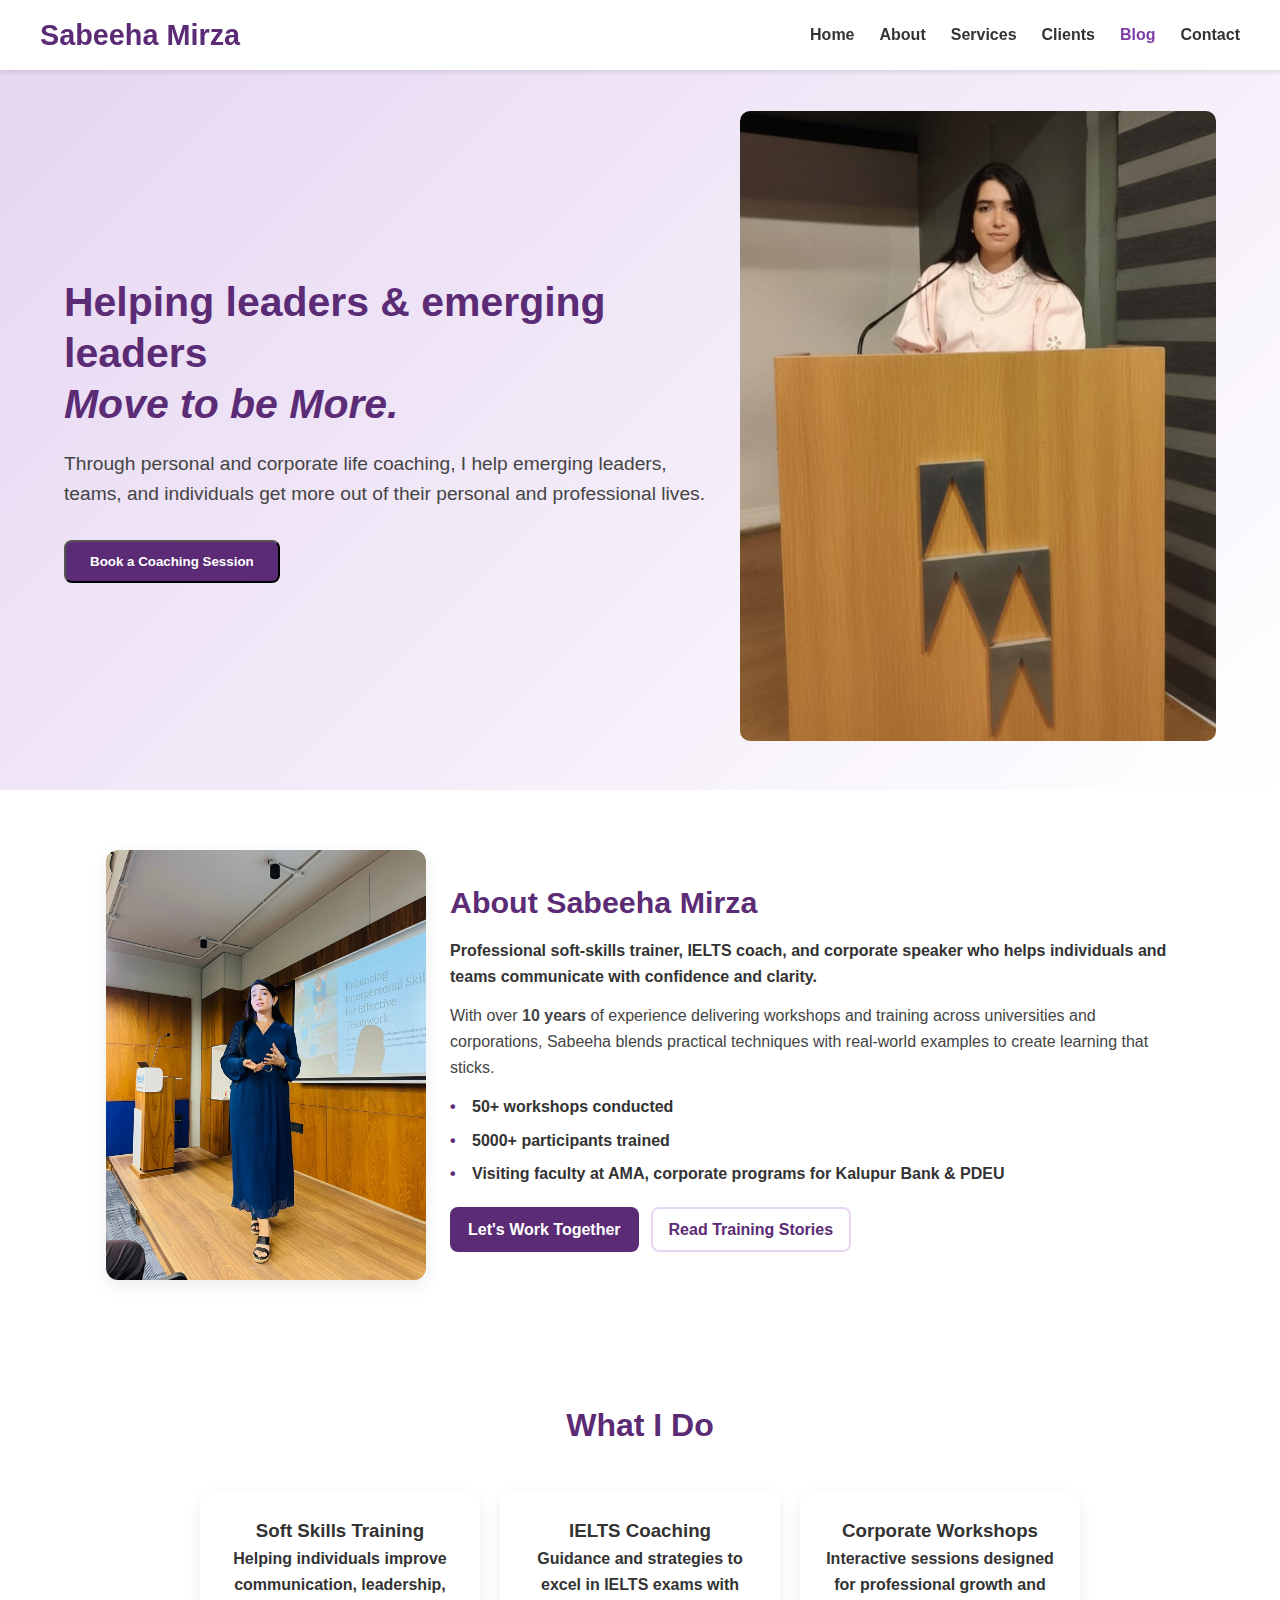
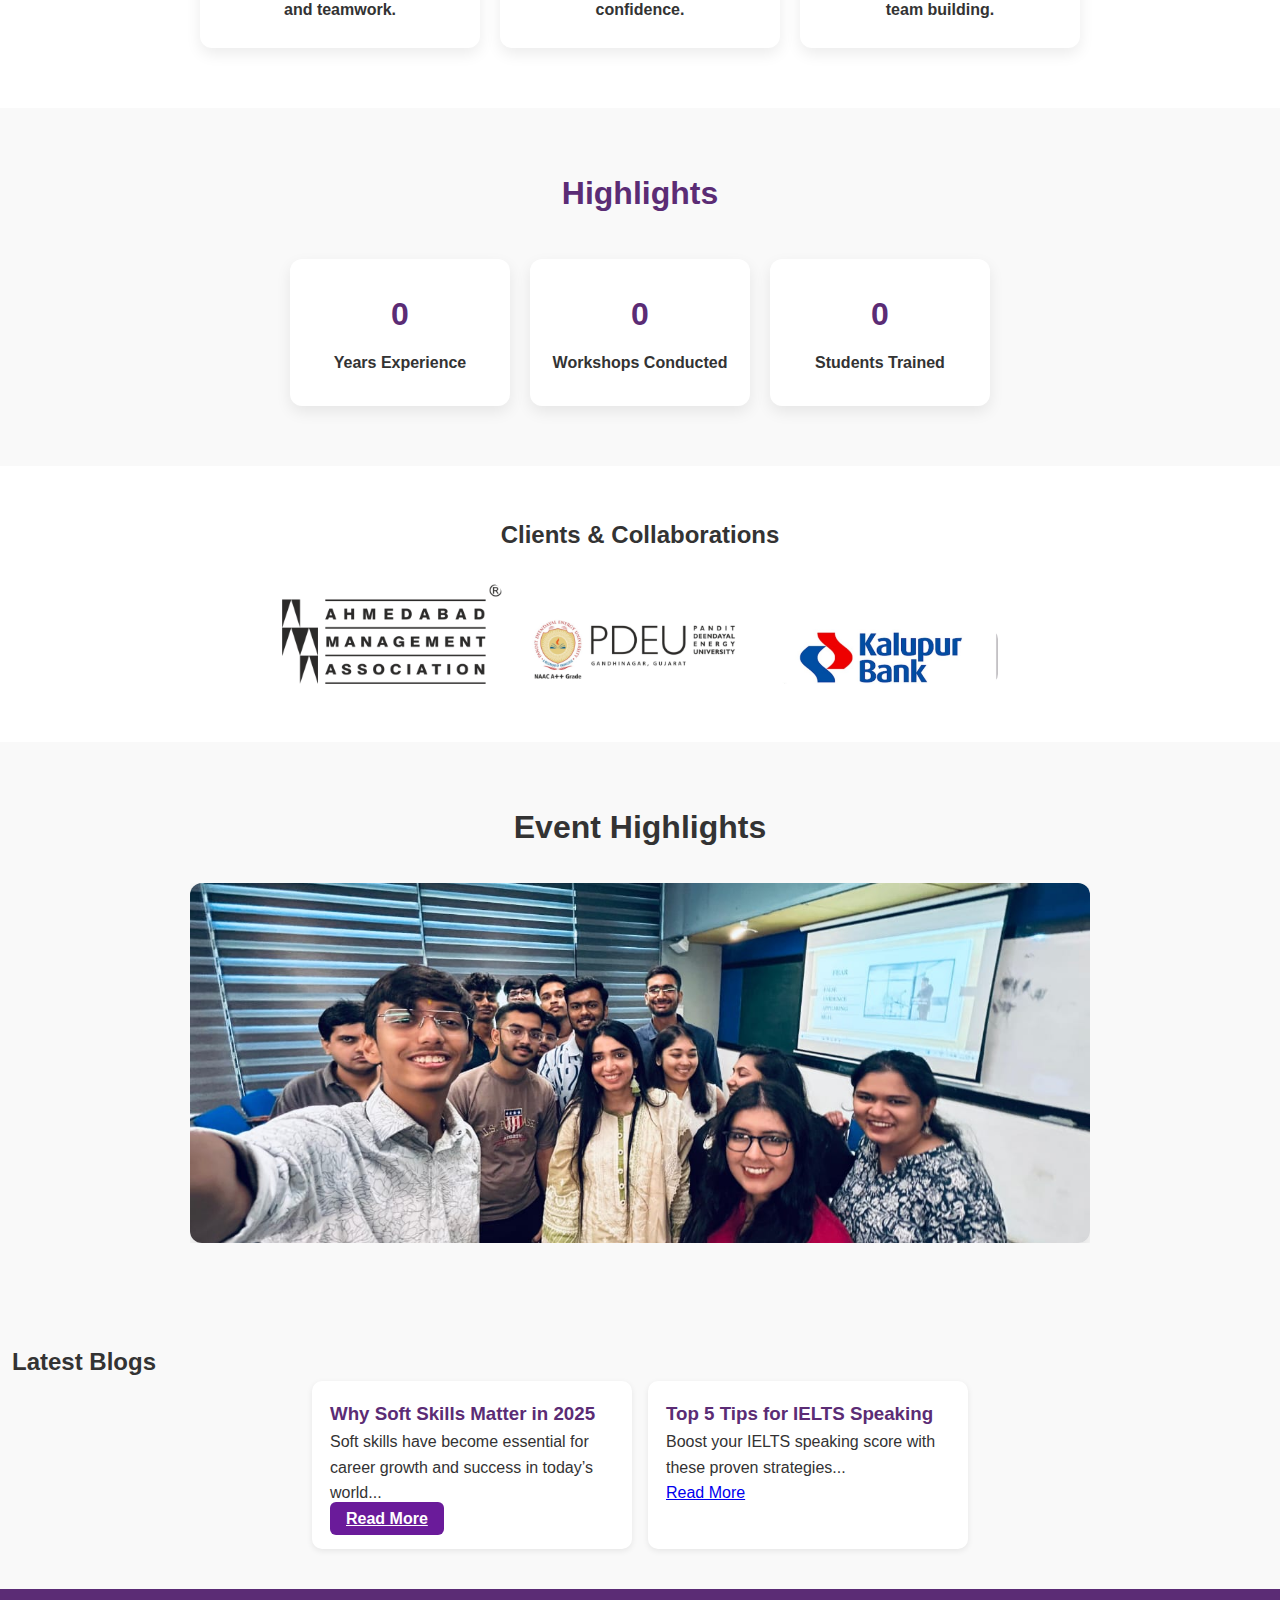
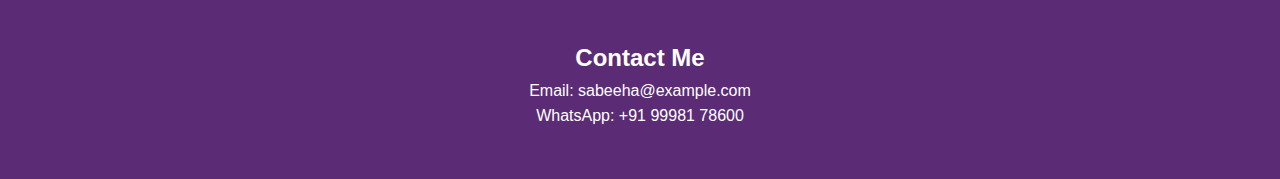
<file: INDEX.HTML>
<!DOCTYPE html>
<html lang="en">
<head>
  <meta charset="UTF-8">
  <meta name="viewport" content="width=device-width, initial-scale=1.0">
  <!-- Navigation Bar -->
<header>
  <nav class="navbar" role="navigation" aria-label="Primary">
    <div class="logo">Sabeeha Mirza</div>

    <button class="menu-toggle" aria-expanded="false" aria-controls="primary-navigation" aria-label="Toggle menu">
      ☰
    </button>

    <ul id="primary-navigation" class="nav-links">
      <li><a href="index.html#home">Home</a></li>
      <li><a href="index.html#about">About</a></li>
      <li><a href="index.html#services">Services</a></li>
      <li><a href="index.html#clients">Clients</a></li>
      <li><a href="blog.html" class="active">Blog</a></li>
      <li><a href="index.html#contact">Contact</a></li>
    </ul>
  </nav>
</header>

  <title>Sabeeha - Soft Skills & Spoken English Coach</title>
  <link rel="stylesheet" href="STYLE.CSS">
  <link rel="stylesheet" href="https://cdn.jsdelivr.net/npm/swiper@11/swiper-bundle.min.css" />
  <script src="https://cdn.jsdelivr.net/npm/swiper@11/swiper-bundle.min.js"></script>
  
 

</head>
<body>
  <section id="home" class="hero">
  <div class="hero-content">
    <h1>Helping leaders & emerging leaders <br><em>Move to be More.</em></h1>
    <p>
      Through personal and corporate life coaching, I help emerging leaders, teams, 
      and individuals get more out of their personal and professional lives.
    </p>
    <button class="btn" id="hero-book-btn">Book a Coaching Session</button>
  </div>
  <div class="hero-image">
    <img src="client images/HOME.jpeg" alt="Sabeeha Mirza Speaking">
  </div>
</section>



<!-- Enhanced Booking Modal -->
<div class="booking-modal" id="booking-modal">
  <div class="modal-dialog">
    <button class="modal-close-btn" id="close-booking-modal" aria-label="Close">
      <svg width="24" height="24" viewBox="0 0 24 24" fill="none" stroke="currentColor" stroke-width="2">
        <line x1="18" y1="6" x2="6" y2="18"></line>
        <line x1="6" y1="6" x2="18" y2="18"></line>
      </svg>
    </button>
    
    <div class="modal-header">
      <h2>Book Your Session</h2>
      <p>Fill in your details and we'll get back to you within 24 hours</p>
    </div>
    
    <form id="modal-booking-form" class="modal-form">
      <!-- Name Field -->
      <div class="form-field">
        <label for="modal-name">Full Name *</label>
        <input 
          type="text" 
          id="modal-name" 
          name="name" 
          placeholder="Enter your full name" 
          required
          minlength="3"
          pattern="[A-Za-z\s]+"
          title="Please enter only letters and spaces"
        >
        <span class="field-error"></span>
      </div>
      
      <!-- Email Field -->
      <div class="form-field">
        <label for="modal-email">Email Address *</label>
        <input 
          type="email" 
          id="modal-email" 
          name="email" 
          placeholder="your.email@example.com" 
          required
          pattern="[a-z0-9._%+-]+@[a-z0-9.-]+\.[a-z]{2,}$"
          title="Please enter a valid email address"
        >
        <span class="field-error"></span>
      </div>
      
      <!-- Phone Field -->
      <div class="form-field">
        <label for="modal-phone">Phone Number *</label>
        <div class="phone-input-wrapper">
          <span class="country-code">+91</span>
          <input 
            type="tel" 
            id="modal-phone" 
            name="phone" 
            placeholder="98765 43210" 
            required
            maxlength="10"
            pattern="[0-9]{10}"
            title="Please enter a 10-digit phone number"
          >
        </div>
        <span class="field-error"></span>
      </div>
      
      <!-- Service Selection -->
      <div class="form-field">
        <label for="modal-service">Select Service *</label>
        <select id="modal-service" name="service" required>
          <option value="">Choose a service...</option>
          <option value="leadership-coaching">Leadership Coaching</option>
          <option value="soft-skills">Soft Skills Training</option>
          <option value="ielts">IELTS Coaching</option>
          <option value="public-speaking">Public Speaking</option>
          <option value="corporate">Corporate Training</option>
          <option value="communication">Communication Skills</option>
        </select>
        <span class="field-error"></span>
      </div>
      
      <!-- Date Selection -->
      <div class="form-field">
        <label for="modal-date">Preferred Date *</label>
        <input 
          type="date" 
          id="modal-date" 
          name="date" 
          required
          min=""
        >
        <span class="field-error"></span>
      </div>
      
      <!-- Message -->
      <div class="form-field">
        <label for="modal-message">Message (Optional)</label>
        <textarea 
          id="modal-message" 
          name="message" 
          placeholder="Tell us about your goals..."
          rows="3"
          maxlength="500"
        ></textarea>
        <span class="char-count">0 / 500</span>
      </div>
      
      <!-- Submit Button -->
      <button type="submit" class="modal-submit-btn" id="modal-submit">
        <span class="btn-text">Confirm Booking</span>
        <span class="btn-loading" style="display: none;">
          <svg class="spinner" width="20" height="20" viewBox="0 0 20 20">
            <circle cx="10" cy="10" r="8" stroke="currentColor" stroke-width="2" fill="none" 
                    stroke-dasharray="40" stroke-dashoffset="10">
              <animateTransform attributeName="transform" type="rotate" 
                              from="0 10 10" to="360 10 10" dur="1s" repeatCount="indefinite"/>
            </circle>
          </svg>
          Processing...
        </span>
      </button>
      
      <p class="form-terms">
        By booking, you agree to our 
        <a href="#" class="link">Terms of Service</a> and 
        <a href="#" class="link">Privacy Policy</a>
      </p>
    </form>
    
    <!-- Success Message -->
    <div class="booking-success" style="display: none;">
      <svg width="60" height="60" fill="#4CAF50" viewBox="0 0 20 20">
        <path d="M10 18a8 8 0 100-16 8 8 0 000 16zm3.707-9.293a1 1 0 00-1.414-1.414L9 10.586 7.707 9.293a1 1 0 00-1.414 1.414l2 2a1 1 0 001.414 0l4-4z"/>
      </svg>
      <h3>Booking Confirmed!</h3>
      <p>Thank you for booking a session. We'll contact you within 24 hours.</p>
      <button class="another-booking-btn">Book Another Session</button>
    </div>
  </div>
</div>

  <section id="about" class="about-section">
  <div class="about-inner container">
    <div class="about-photo">
      <img src="client images/ABOUT.jpeg" alt="Sabeeha Mirza speaking at a workshop">
    </div>

    <div class="about-text">
      <h2>About Sabeeha Mirza</h2>
      <p class="lead">Professional soft-skills trainer, IELTS coach, and corporate speaker who helps individuals and teams communicate with confidence and clarity.</p>

      <p>
        With over <strong>10 years</strong> of experience delivering workshops and training across universities and corporations, Sabeeha blends practical techniques with real-world examples to create learning that sticks.
      </p>

      <ul class="about-highlights">
        <li><strong>50+</strong> workshops conducted</li>
        <li><strong>5000+</strong> participants trained</li>
        <li>Visiting faculty at AMA, corporate programs for Kalupur Bank & PDEU</li>
      </ul>

      <div class="about-cta">
        <a href="#contact" class="btn">Let's Work Together</a>
        <a href="post1.html" class="btn btn-ghost">Read Training Stories</a>
      </div>
    </div>
  </div>
</section>

  <section id="services" class="services">
  <h2>What I Do</h2>
  <div class="service-cards">
    <div class="card">
      <i class="fas fa-chalkboard-teacher"></i>
      <h3>Soft Skills Training</h3>
      <p>Helping individuals improve communication, leadership, and teamwork.</p>
    </div>
    <div class="card">
      <i class="fas fa-book-reader"></i>
      <h3>IELTS Coaching</h3>
      <p>Guidance and strategies to excel in IELTS exams with confidence.</p>
    </div>
    <div class="card">
      <i class="fas fa-users"></i>
      <h3>Corporate Workshops</h3>
      <p>Interactive sessions designed for professional growth and team building.</p>
    </div>
  </div>
</section>


  <section class="highlights">
  <div class="container">
    <h2>Highlights</h2>
    <div class="highlight-cards">
      <div class="highlight-card">
        <h3 class="counter" data-target="10">0</h3>
        <p>Years Experience</p>
      </div>
      <div class="highlight-card">
        <h3 class="counter" data-target="50">0</h3>
        <p>Workshops Conducted</p>
      </div>
      <div class="highlight-card">
        <h3 class="counter" data-target="5000">0</h3>
        <p>Students Trained</p>
      </div>
    </div>
  </div>
</section>


  <!-- Clients Section -->
  <section id = "clients" class="clients">
    <h2>Clients & Collaborations</h2>
    <div class="client-logos">
      <img src="client images/AMA.png" alt="AMA">
      <img src="client images/PDEU.jpg" alt="PDEU">
      <img src="client images/KALUPUR BANK.jpeg" alt="Kalupur Bank">
    </div>
  </section>

  <!-- Event Highlights Section -->
<section class="events" id="events">
  <h2>Event Highlights</h2>

  <!-- Swiper -->
  <div class="swiper mySwiper">
    <div class="swiper-wrapper">
      <div class="swiper-slide"><img src="client images\event 1.jpeg" alt="Event 1"></div>
      <div class="swiper-slide"><img src="client images\event 2.jpeg" alt="Event 2"></div>
      <div class="swiper-slide"><img src="client images\event 3.jpeg" alt="Event 3"></div>
      <div class="swiper-slide"><img src="client images\event 4.jpeg"alt="Event 4"></div>
      <div class="swiper-slide"><img src="client images\event 5.jpeg" alt="Event 5"></div>
      <div class="swiper-slide"><img src="client images\event 6.jpeg" alt="Event 5"></div>
      <div class="swiper-slide"><img src="client images\event 7.jpeg" alt="Event 5"></div>
     <div class="swiper-slide"><img src="client images\event 8.jpeg" alt="Event 5"></div>
    </div>

    
  </div>
</section>


  <!-- Blog Section -->
  <section id = "blog" class="blog">
    <h2>Latest Blogs</h2>
    <div class="blog-posts">
      <article>
        <h3>Why Soft Skills Matter in 2025</h3>
        <p>Soft skills have become essential for career growth and success in today’s world...</p>
        <a href="BLOG.HTML" class="read-more">Read More</a>
      </article>
      <article>
        <h3>Top 5 Tips for IELTS Speaking</h3>
        <p>Boost your IELTS speaking score with these proven strategies...</p>
        <a href="BLOG.HTML">Read More</a>
      </article>
    </div>
  </section>

  <!-- Contact Section -->
  <section class="contact" id="contact">
    <h2>Contact Me</h2>
    <p>Email: sabeeha@example.com</p>
    <p>WhatsApp: +91 99981 78600</p>
  </section>
  <script src="SCRIPT.JS"></script>
</body>
</html>
</file>
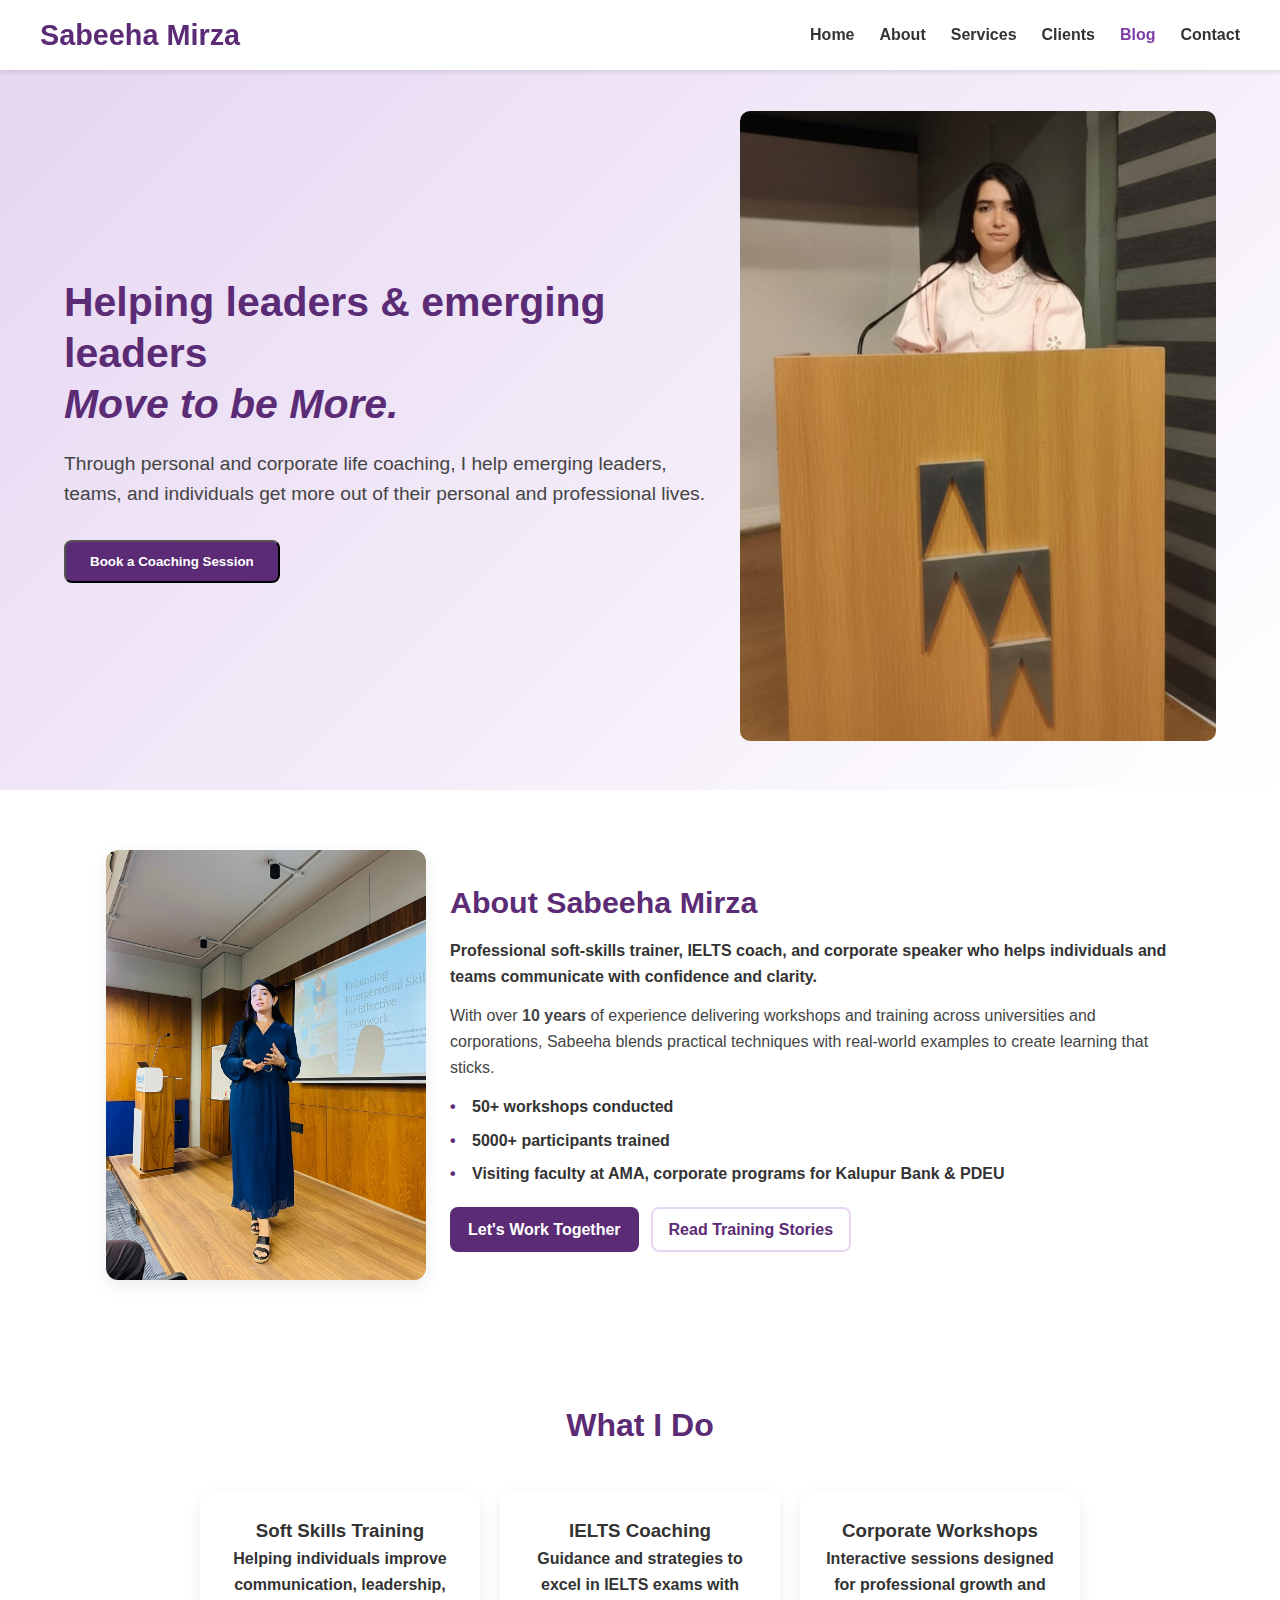
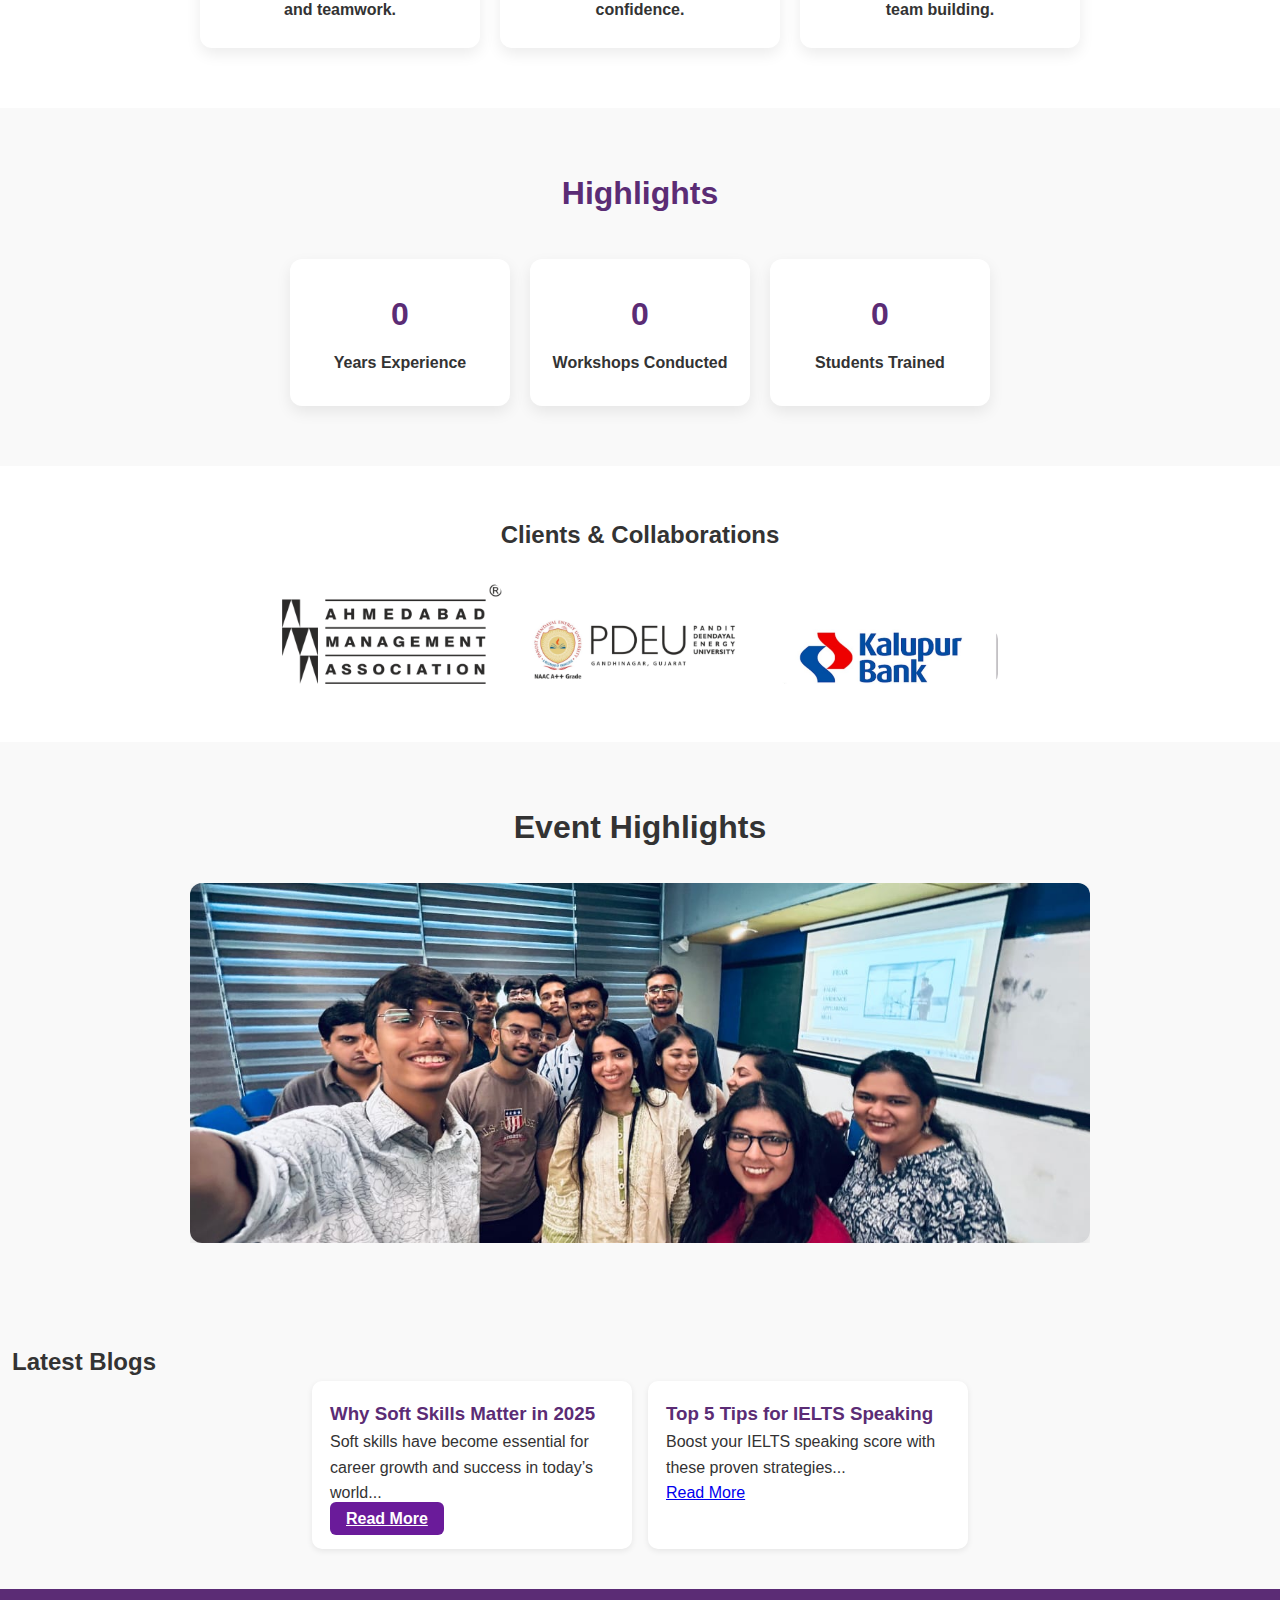
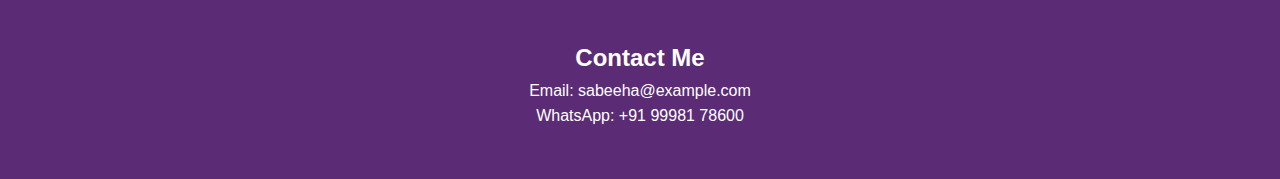
<file: index.HTML>
<!DOCTYPE html>
<html lang="en">
<head>
  <meta charset="UTF-8">
  <meta name="viewport" content="width=device-width, initial-scale=1.0">
  <!-- Navigation Bar -->
<header>
  <nav class="navbar" role="navigation" aria-label="Primary">
    <div class="logo">Sabeeha Mirza</div>

    <button class="menu-toggle" aria-expanded="false" aria-controls="primary-navigation" aria-label="Toggle menu">
      ☰
    </button>

    <ul id="primary-navigation" class="nav-links">
      <li><a href="index.html#home">Home</a></li>
      <li><a href="index.html#about">About</a></li>
      <li><a href="index.html#services">Services</a></li>
      <li><a href="index.html#clients">Clients</a></li>
      <li><a href="BLOG.HTML" class="active">Blog</a></li>
      <li><a href="index.html#contact">Contact</a></li>
    </ul>
  </nav>
</header>

  <title>Sabeeha - Soft Skills & Spoken English Coach</title>
  <link rel="stylesheet" href="STYLE.CSS">
  <link rel="stylesheet" href="https://cdn.jsdelivr.net/npm/swiper@11/swiper-bundle.min.css" />
  <script src="https://cdn.jsdelivr.net/npm/swiper@11/swiper-bundle.min.js"></script>
  
 

</head>
<body>
  <section id="home" class="hero">
  <div class="hero-content">
    <h1>Helping leaders & emerging leaders <br><em>Move to be More.</em></h1>
    <p>
      Through personal and corporate life coaching, I help emerging leaders, teams, 
      and individuals get more out of their personal and professional lives.
    </p>
    <button class="btn" id="hero-book-btn">Book a Coaching Session</button>
  </div>
  <div class="hero-image">
    <img src="client images/HOME.jpeg" alt="Sabeeha Mirza Speaking">
  </div>
</section>



<!-- Enhanced Booking Modal -->
<div class="booking-modal" id="booking-modal">
  <div class="modal-dialog">
    <button class="modal-close-btn" id="close-booking-modal" aria-label="Close">
      <svg width="24" height="24" viewBox="0 0 24 24" fill="none" stroke="currentColor" stroke-width="2">
        <line x1="18" y1="6" x2="6" y2="18"></line>
        <line x1="6" y1="6" x2="18" y2="18"></line>
      </svg>
    </button>
    
    <div class="modal-header">
      <h2>Book Your Session</h2>
      <p>Fill in your details and we'll get back to you within 24 hours</p>
    </div>
    
    <form id="modal-booking-form" class="modal-form">
      <!-- Name Field -->
      <div class="form-field">
        <label for="modal-name">Full Name *</label>
        <input 
          type="text" 
          id="modal-name" 
          name="name" 
          placeholder="Enter your full name" 
          required
          minlength="3"
          pattern="[A-Za-z\s]+"
          title="Please enter only letters and spaces"
        >
        <span class="field-error"></span>
      </div>
      
      <!-- Email Field -->
      <div class="form-field">
        <label for="modal-email">Email Address *</label>
        <input 
          type="email" 
          id="modal-email" 
          name="email" 
          placeholder="your.email@example.com" 
          required
          pattern="[a-z0-9._%+-]+@[a-z0-9.-]+\.[a-z]{2,}$"
          title="Please enter a valid email address"
        >
        <span class="field-error"></span>
      </div>
      
      <!-- Phone Field -->
      <div class="form-field">
        <label for="modal-phone">Phone Number *</label>
        <div class="phone-input-wrapper">
          <span class="country-code">+91</span>
          <input 
            type="tel" 
            id="modal-phone" 
            name="phone" 
            placeholder="98765 43210" 
            required
            maxlength="10"
            pattern="[0-9]{10}"
            title="Please enter a 10-digit phone number"
          >
        </div>
        <span class="field-error"></span>
      </div>
      
      <!-- Service Selection -->
      <div class="form-field">
        <label for="modal-service">Select Service *</label>
        <select id="modal-service" name="service" required>
          <option value="">Choose a service...</option>
          <option value="leadership-coaching">Leadership Coaching</option>
          <option value="soft-skills">Soft Skills Training</option>
          <option value="ielts">IELTS Coaching</option>
          <option value="public-speaking">Public Speaking</option>
          <option value="corporate">Corporate Training</option>
          <option value="communication">Communication Skills</option>
        </select>
        <span class="field-error"></span>
      </div>
      
      <!-- Date Selection -->
      <div class="form-field">
        <label for="modal-date">Preferred Date *</label>
        <input 
          type="date" 
          id="modal-date" 
          name="date" 
          required
          min=""
        >
        <span class="field-error"></span>
      </div>
      
      <!-- Message -->
      <div class="form-field">
        <label for="modal-message">Message (Optional)</label>
        <textarea 
          id="modal-message" 
          name="message" 
          placeholder="Tell us about your goals..."
          rows="3"
          maxlength="500"
        ></textarea>
        <span class="char-count">0 / 500</span>
      </div>
      
      <!-- Submit Button -->
      <button type="submit" class="modal-submit-btn" id="modal-submit">
        <span class="btn-text">Confirm Booking</span>
        <span class="btn-loading" style="display: none;">
          <svg class="spinner" width="20" height="20" viewBox="0 0 20 20">
            <circle cx="10" cy="10" r="8" stroke="currentColor" stroke-width="2" fill="none" 
                    stroke-dasharray="40" stroke-dashoffset="10">
              <animateTransform attributeName="transform" type="rotate" 
                              from="0 10 10" to="360 10 10" dur="1s" repeatCount="indefinite"/>
            </circle>
          </svg>
          Processing...
        </span>
      </button>
      
      <p class="form-terms">
        By booking, you agree to our 
        <a href="#" class="link">Terms of Service</a> and 
        <a href="#" class="link">Privacy Policy</a>
      </p>
    </form>
    
    <!-- Success Message -->
    <div class="booking-success" style="display: none;">
      <svg width="60" height="60" fill="#4CAF50" viewBox="0 0 20 20">
        <path d="M10 18a8 8 0 100-16 8 8 0 000 16zm3.707-9.293a1 1 0 00-1.414-1.414L9 10.586 7.707 9.293a1 1 0 00-1.414 1.414l2 2a1 1 0 001.414 0l4-4z"/>
      </svg>
      <h3>Booking Confirmed!</h3>
      <p>Thank you for booking a session. We'll contact you within 24 hours.</p>
      <button class="another-booking-btn">Book Another Session</button>
    </div>
  </div>
</div>

  <section id="about" class="about-section">
  <div class="about-inner container">
    <div class="about-photo">
      <img src="client images/ABOUT.jpeg" alt="Sabeeha Mirza speaking at a workshop">
    </div>

    <div class="about-text">
      <h2>About Sabeeha Mirza</h2>
      <p class="lead">Professional soft-skills trainer, IELTS coach, and corporate speaker who helps individuals and teams communicate with confidence and clarity.</p>

      <p>
        With over <strong>10 years</strong> of experience delivering workshops and training across universities and corporations, Sabeeha blends practical techniques with real-world examples to create learning that sticks.
      </p>

      <ul class="about-highlights">
        <li><strong>50+</strong> workshops conducted</li>
        <li><strong>5000+</strong> participants trained</li>
        <li>Visiting faculty at AMA, corporate programs for Kalupur Bank & PDEU</li>
      </ul>

      <div class="about-cta">
        <a href="#contact" class="btn">Let's Work Together</a>
        <a href="post1.html" class="btn btn-ghost">Read Training Stories</a>
      </div>
    </div>
  </div>
</section>

  <section id="services" class="services">
  <h2>What I Do</h2>
  <div class="service-cards">
    <div class="card">
      <i class="fas fa-chalkboard-teacher"></i>
      <h3>Soft Skills Training</h3>
      <p>Helping individuals improve communication, leadership, and teamwork.</p>
    </div>
    <div class="card">
      <i class="fas fa-book-reader"></i>
      <h3>IELTS Coaching</h3>
      <p>Guidance and strategies to excel in IELTS exams with confidence.</p>
    </div>
    <div class="card">
      <i class="fas fa-users"></i>
      <h3>Corporate Workshops</h3>
      <p>Interactive sessions designed for professional growth and team building.</p>
    </div>
  </div>
</section>


  <section class="highlights">
  <div class="container">
    <h2>Highlights</h2>
    <div class="highlight-cards">
      <div class="highlight-card">
        <h3 class="counter" data-target="10">0</h3>
        <p>Years Experience</p>
      </div>
      <div class="highlight-card">
        <h3 class="counter" data-target="50">0</h3>
        <p>Workshops Conducted</p>
      </div>
      <div class="highlight-card">
        <h3 class="counter" data-target="5000">0</h3>
        <p>Students Trained</p>
      </div>
    </div>
  </div>
</section>


  <!-- Clients Section -->
  <section id = "clients" class="clients">
    <h2>Clients & Collaborations</h2>
    <div class="client-logos">
      <img src="client images/AMA.png" alt="AMA">
      <img src="client images/PDEU.jpg" alt="PDEU">
      <img src="client images/KALUPUR BANK.jpeg" alt="Kalupur Bank">
    </div>
  </section>

  <!-- Event Highlights Section -->
<section class="events" id="events">
  <h2>Event Highlights</h2>

  <!-- Swiper -->
  <div class="swiper mySwiper">
    <div class="swiper-wrapper">
      <div class="swiper-slide"><img src="client images\event 1.jpeg" alt="Event 1"></div>
      <div class="swiper-slide"><img src="client images\event 2.jpeg" alt="Event 2"></div>
      <div class="swiper-slide"><img src="client images\event 3.jpeg" alt="Event 3"></div>
      <div class="swiper-slide"><img src="client images\event 4.jpeg"alt="Event 4"></div>
      <div class="swiper-slide"><img src="client images\event 5.jpeg" alt="Event 5"></div>
      <div class="swiper-slide"><img src="client images\event 6.jpeg" alt="Event 5"></div>
      <div class="swiper-slide"><img src="client images\event 7.jpeg" alt="Event 5"></div>
     <div class="swiper-slide"><img src="client images\event 8.jpeg" alt="Event 5"></div>
    </div>

    
  </div>
</section>


  <!-- Blog Section -->
  <section id = "blog" class="blog">
    <h2>Latest Blogs</h2>
    <div class="blog-posts">
      <article>
        <h3>Why Soft Skills Matter in 2025</h3>
        <p>Soft skills have become essential for career growth and success in today’s world...</p>
        <a href="BLOG.HTML" class="read-more">Read More</a>
      </article>
      <article>
        <h3>Top 5 Tips for IELTS Speaking</h3>
        <p>Boost your IELTS speaking score with these proven strategies...</p>
        <a href="BLOG.HTML">Read More</a>
      </article>
    </div>
  </section>

  <!-- Contact Section -->
  <section class="contact" id="contact">
    <h2>Contact Me</h2>
    <p>Email: sabeeha@example.com</p>
    <p>WhatsApp: +91 99981 78600</p>
  </section>
  <script src="SCRIPT.JS"></script>
</body>
</html>
</file>
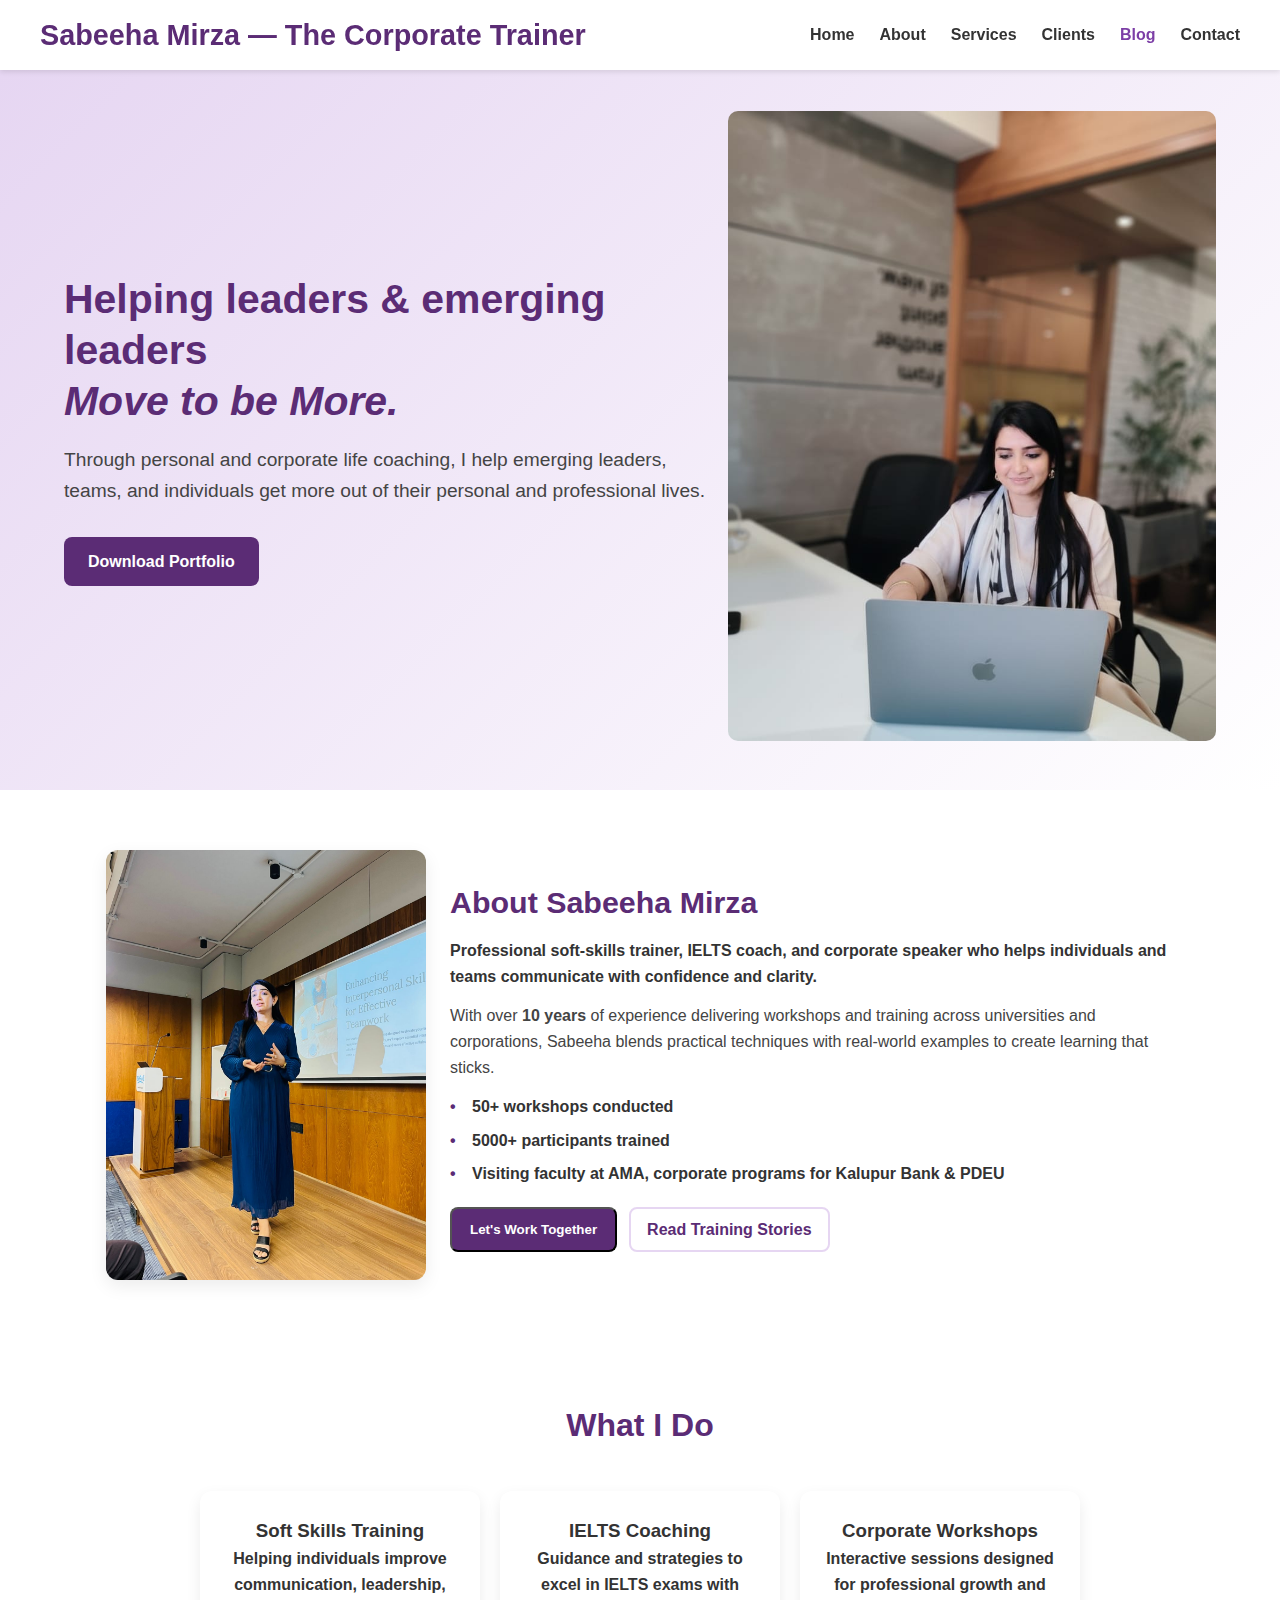
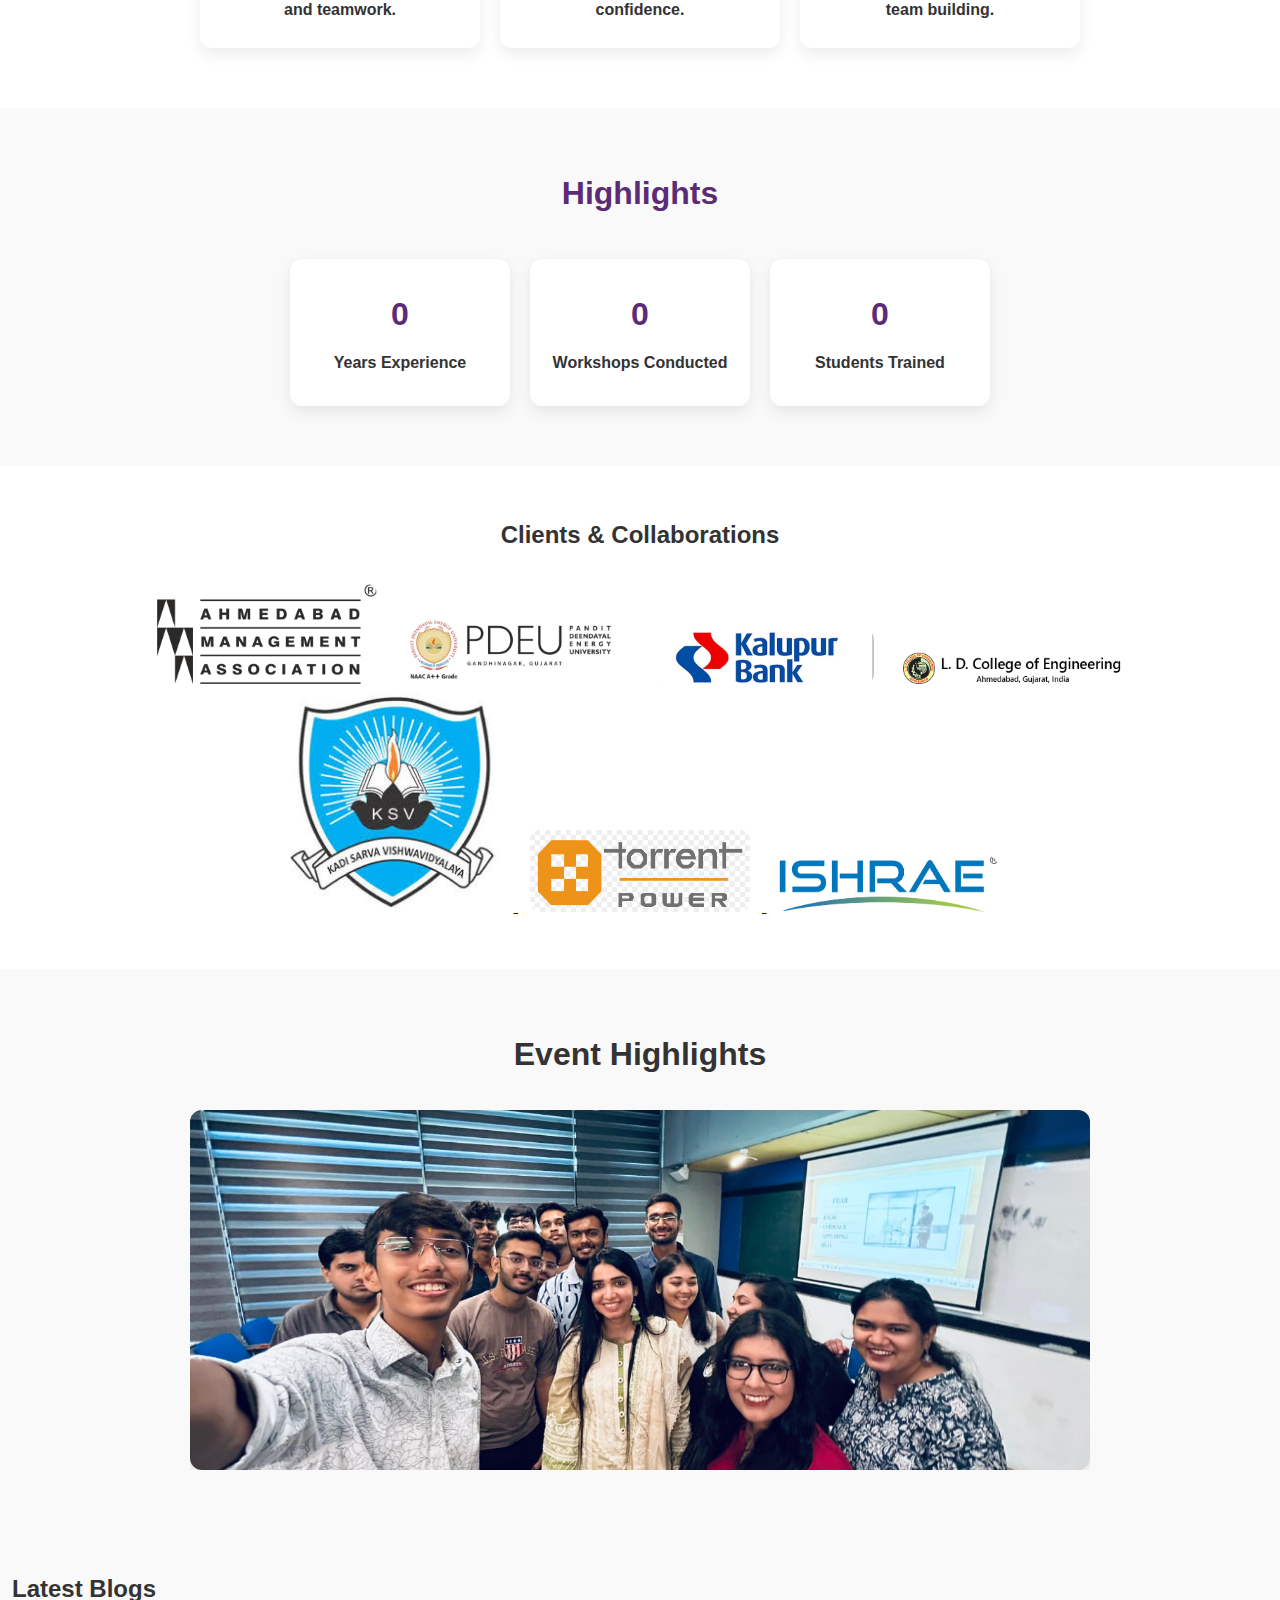
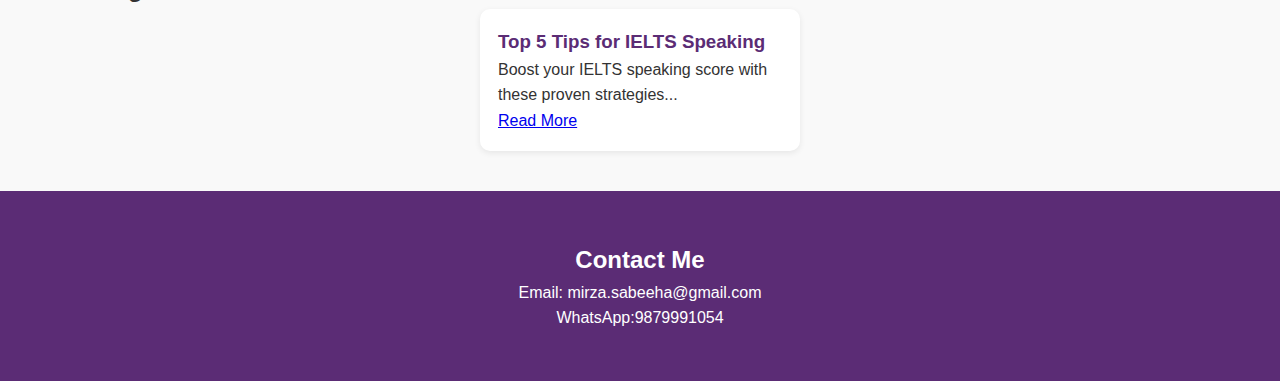
<file: index.html>
<!DOCTYPE html>
<html lang="en">
<head>
  <meta charset="UTF-8">
  <meta name="viewport" content="width=device-width, initial-scale=1.0">
  <!-- Navigation Bar -->
<header>
  <nav class="navbar" role="navigation" aria-label="Primary">
  <div class="logo">Sabeeha Mirza <span class="logo-sub">— The Corporate Trainer</span></div>

    <button class="menu-toggle" aria-expanded="false" aria-controls="primary-navigation" aria-label="Toggle menu">
      ☰
    </button>

    <ul id="primary-navigation" class="nav-links">
      <li><a href="index.html#home">Home</a></li>
      <li><a href="index.html#about">About</a></li>
      <li><a href="index.html#services">Services</a></li>
      <li><a href="index.html#clients">Clients</a></li>
      <li><a href="blog.html" class="active">Blog</a></li>
      <li><a href="index.html#contact">Contact</a></li>
    </ul>
  </nav>
</header>

  <title>Sabeeha Mirza — The Corporate Trainer</title>
  <link rel="stylesheet" href="STYLE.CSS">
  <link rel="stylesheet" href="https://cdn.jsdelivr.net/npm/swiper@11/swiper-bundle.min.css" />
  <script src="https://cdn.jsdelivr.net/npm/swiper@11/swiper-bundle.min.js"></script>
  
 

</head>
<body>
  <section id="home" class="hero">
  <div class="hero-content">
    <h1>Helping leaders & emerging leaders <br><em>Move to be More.</em></h1>
    <p>
      Through personal and corporate life coaching, I help emerging leaders, teams, 
      and individuals get more out of their personal and professional lives.
    </p>
    <a class="btn" href="client images/SABEEHA MIRZA PORTFOLIO_compressed" download>Download Portfolio</a>
  </div>
  <div class="hero-image">
    <!-- Add 'client images/entrance.jpg' to the project to display here -->
    <img src="client images/entrance.jpeg" alt="Sabeeha Mirza entrance" />
  </div>
</section>



<!-- Enhanced Booking Modal -->
<div class="booking-modal" id="booking-modal">
  <div class="modal-dialog">
    <button class="modal-close-btn" id="close-booking-modal" aria-label="Close">
      <svg width="24" height="24" viewBox="0 0 24 24" fill="none" stroke="currentColor" stroke-width="2">
        <line x1="18" y1="6" x2="6" y2="18"></line>
        <line x1="6" y1="6" x2="18" y2="18"></line>
      </svg>
    </button>
    
    <div class="modal-header">
      <h2>Book Your Session</h2>
      <p>Fill in your details and we'll get back to you within 24 hours</p>
    </div>
    
   <form id="modal-booking-form" class="modal-form" name="submit-to-google-sheet">

      <!-- Name Field -->
      <div class="form-field">
        <label for="modal-name">Full Name *</label>
        <input 
          type="text" 
          id="modal-name" 
          name="name" 
          placeholder="Enter your full name" 
          required
          minlength="3"
          pattern="[A-Za-z\s]+"
          title="Please enter only letters and spaces"
        >
        <span class="field-error"></span>
      </div>
      
      <!-- Email Field -->
      <div class="form-field">
        <label for="modal-email">Email Address *</label>
        <input 
          type="email" 
          id="modal-email" 
          name="email" 
          placeholder="your.email@example.com" 
          required
          pattern="[a-z0-9._%+-]+@[a-z0-9.-]+\.[a-z]{2,}$"
          title="Please enter a valid email address"
        >
        <span class="field-error"></span>
      </div>
      
      <!-- Phone Field -->
      <div class="form-field">
        <label for="modal-phone">Phone Number *</label>
        <div class="phone-input-wrapper">
          <span class="country-code">+91</span>
          <input 
            type="tel" 
            id="modal-phone" 
            name="phone" 
            placeholder="98765 43210" 
            required
            maxlength="10"
            pattern="[0-9]{10}"
            title="Please enter a 10-digit phone number"
          >
        </div>
        <span class="field-error"></span>
      </div>
      
      <!-- Service Selection -->
      <div class="form-field">
        <label for="modal-service">Select Service *</label>
        <select id="modal-service" name="service" required>
          <option value="">Choose a service...</option>
          <option value="leadership-coaching">Leadership Coaching</option>
          <option value="soft-skills">Soft Skills Training</option>
          <option value="ielts">IELTS Coaching</option>
          <option value="public-speaking">Public Speaking</option>
          <option value="corporate">Corporate Training</option>
          <option value="communication">Communication Skills</option>
        </select>
        <span class="field-error"></span>
      </div>
      
      <!-- Date Selection -->
      <div class="form-field">
        <label for="modal-date">Preferred Date *</label>
        <input 
          type="date" 
          id="modal-date" 
          name="date" 
          required
          min=""
        >
        <span class="field-error"></span>
      </div>
      
      <!-- Message -->
      <div class="form-field">
        <label for="modal-message">Message (Optional)</label>
        <textarea 
          id="modal-message" 
          name="message" 
          placeholder="Tell us about your goals..."
          rows="3"
          maxlength="500"
        ></textarea>
        <span class="char-count">0 / 500</span>
      </div>
      
      <!-- Submit Button -->
      <button type="submit" class="modal-submit-btn" id="modal-submit">
        <span class="btn-text">Confirm Booking</span>
        <span class="btn-loading" style="display: none;">
          <svg class="spinner" width="20" height="20" viewBox="0 0 20 20">
            <circle cx="10" cy="10" r="8" stroke="currentColor" stroke-width="2" fill="none" 
                    stroke-dasharray="40" stroke-dashoffset="10">
              <animateTransform attributeName="transform" type="rotate" 
                              from="0 10 10" to="360 10 10" dur="1s" repeatCount="indefinite"/>
            </circle>
          </svg>
          Processing...
        </span>
      </button>
      
      <p class="form-terms">
        By booking, you agree to our 
        <a href="#" class="link">Terms of Service</a> and 
        <a href="#" class="link">Privacy Policy</a>
      </p>
    </form>
    
    <!-- Success Message -->
    <div class="booking-success" style="display: none;">
      <svg width="60" height="60" fill="#4CAF50" viewBox="0 0 20 20">
        <path d="M10 18a8 8 0 100-16 8 8 0 000 16zm3.707-9.293a1 1 0 00-1.414-1.414L9 10.586 7.707 9.293a1 1 0 00-1.414 1.414l2 2a1 1 0 001.414 0l4-4z"/>
      </svg>
      <h3>Booking Confirmed!</h3>
      <p>Thank you for booking a session. We'll contact you within 24 hours.</p>
      <button class="another-booking-btn">Book Another Session</button>
    </div>
  </div>
</div>

  <section id="about" class="about-section">
  <div class="about-inner container">
    <div class="about-photo">
      <img src="client images/ABOUT.jpeg" alt="Sabeeha Mirza speaking at a workshop">
    </div>

    <div class="about-text">
      <h2>About Sabeeha Mirza</h2>
      <p class="lead">Professional soft-skills trainer, IELTS coach, and corporate speaker who helps individuals and teams communicate with confidence and clarity.</p>

      <p>
        With over <strong>10 years</strong> of experience delivering workshops and training across universities and corporations, Sabeeha blends practical techniques with real-world examples to create learning that sticks.
      </p>

      <ul class="about-highlights">
        <li><strong>50+</strong> workshops conducted</li>
        <li><strong>5000+</strong> participants trained</li>
        <li>Visiting faculty at AMA, corporate programs for Kalupur Bank & PDEU</li>
      </ul>

      <div class="about-cta">
        <button id="hero-book-btn" type="button" class="btn">Let's Work Together</button>
        <a href="post1.html" class="btn btn-ghost">Read Training Stories</a>
      </div>
    </div>
  </div>
</section>

  <section id="services" class="services">
  <h2>What I Do</h2>
  <div class="service-cards">
    <div class="card">
      <i class="fas fa-chalkboard-teacher"></i>
      <h3>Soft Skills Training</h3>
      <p>Helping individuals improve communication, leadership, and teamwork.</p>
    </div>
    <div class="card">
      <i class="fas fa-book-reader"></i>
      <h3>IELTS Coaching</h3>
      <p>Guidance and strategies to excel in IELTS exams with confidence.</p>
    </div>
    <div class="card">
      <i class="fas fa-users"></i>
      <h3>Corporate Workshops</h3>
      <p>Interactive sessions designed for professional growth and team building.</p>
    </div>
  </div>
</section>


  <section class="highlights">
  <div class="container">
    <h2>Highlights</h2>
    <div class="highlight-cards">
      <div class="highlight-card">
        <h3 class="counter" data-target="10">0</h3>
        <p>Years Experience</p>
      </div>
      <div class="highlight-card">
        <h3 class="counter" data-target="50">0</h3>
        <p>Workshops Conducted</p>
      </div>
      <div class="highlight-card">
        <h3 class="counter" data-target="5000">0</h3>
        <p>Students Trained</p>
      </div>
    </div>
  </div>
</section>


  <!-- Clients Section -->
  <section id = "clients" class="clients">
    <h2>Clients & Collaborations</h2>
    <div class="client-logos">
  <a href="https://www.amaindia.org/" target="_blank" rel="noopener noreferrer"><img src="client images/AMA.png" alt="AMA"></a>
  <a href="https://pdpu.ac.in/aboutpdpu.html" target="_blank" rel="noopener noreferrer"><img src="client images/PDEU.jpg" alt="PDEU"></a>
  <a href="https://www.kalupurbank.com/" target="_blank" rel="noopener noreferrer"><img src="client images/KALUPUR BANK.jpeg" alt="Kalupur Bank"></a>
      <!-- Added logos -->
    <a href="https://ldce.ac.in" target="_blank" rel="noopener noreferrer">
      <img src="client images/L.D COLLAGE.png" alt="L D College of Engineering" class="logo-ldce">
    </a>
    <a href="https://ksv.ac.in" target="_blank" rel="noopener noreferrer">
      <img src="client images/skvm.jpeg" alt="Kadi Sarva Vishwavidyalaya" class="logo-ksv">
    </a>
    <a href="https://www.torrentpower.com" target="_blank" rel="noopener noreferrer">
      <img src="client images/torrent-power-logo.png" alt="Torrent Power" class="logo-torrent">
    </a>
    <!-- ISHRAE -->
    <a href="https://www.ishrae.in/" target="_blank" rel="noopener noreferrer">
      <img src="client images/ISHARE.png" alt="ISHRAE" class="logo-ishrae">
    </a>
    </div>
  </section>

  <!-- Event Highlights Section -->
<section class="events" id="events">
  <h2>Event Highlights</h2>

  <!-- Swiper -->
  <div class="swiper mySwiper">
    <div class="swiper-wrapper">
      <div class="swiper-slide"><img src="client images/event 1.jpeg" alt="Event 1"></div>
      <div class="swiper-slide"><img src="client images/event 2.jpeg" alt="Event 2"></div>
      <div class="swiper-slide"><img src="client images/event 3.jpeg" alt="Event 3"></div>
      <div class="swiper-slide"><img src="client images/event 4.jpeg" alt="Event 4"></div>
      <div class="swiper-slide"><img src="client images/event 5.jpeg" alt="Event 5"></div>
      <div class="swiper-slide"><img src="client images/event 6.jpeg" alt="Event 6"></div>
      <div class="swiper-slide"><img src="client images/event 7.jpeg" alt="Event 7"></div>
      <div class="swiper-slide"><img src="client images/event 8.jpeg" alt="Event 8"></div>
      <div class="swiper-slide"><img src="client images/event 9.jpeg" alt="Event 9"></div>
      <div class="swiper-slide"><img src="client images/event 10.jpeg" alt="Event 10"></div>
      <div class="swiper-slide"><img src="client images/event 11.jpeg" alt="Event 11"></div>
      <div class="swiper-slide"><img src="client images/event 12.jpeg" alt="Event 12"></div>
      <div class="swiper-slide"><img src="client images/event 13.jpeg" alt="Event 13"></div>
      <div class="swiper-slide"><img src="client images/event 14.jpeg" alt="Event 14"></div>
      <div class="swiper-slide"><img src="client images/event 16.jpeg" alt="Event 16"></div>
      <div class="swiper-slide"><img src="client images/event 17.jpeg" alt="Event 17"></div>
      <div class="swiper-slide"><img src="client images/event 18.jpeg" alt="Event 18"></div>
      <div class="swiper-slide"><img src="client images/event 19.jpeg" alt="Event 19"></div>
    </div>

    
  </div>
</section>


  <!-- Blog Section -->
  <section id = "blog" class="blog">
    <h2>Latest Blogs</h2>
    <div class="blog-posts">
   <article>
        <h3>Top 5 Tips for IELTS Speaking</h3>
        <p>Boost your IELTS speaking score with these proven strategies...</p>
        <a href="blog.html">Read More</a>
     
   </article>
    </div>
  </section>

  <!-- Contact Section -->
  <section class="contact" id="contact">
    <h2>Contact Me </h2>
    <p>Email: mirza.sabeeha@gmail.com </p>
    <p>WhatsApp:9879991054</p>
  </section>
<script>
const scriptURL = "https://script.google.com/macros/s/AKfycbyjk4HbTj1TzKWODHnA8NItX0mVrvp6vK-R7s_wo7nZJKXu4CsIUdbNkXl2nzJ3yn0Eog/exec";
const form = document.forms['submit-to-google-sheet'];
const msg = document.getElementById("msg");

form.addEventListener('submit', e => {
  e.preventDefault();
  fetch(scriptURL, { method: 'POST', body: new FormData(form)})
    .then(response => {
      msg.innerHTML = "Message sent successfully!";
      setTimeout(() => msg.innerHTML = "", 5000);
      form.reset();
    })
    .catch(error => console.error('Error!', error.message));
});
</script>
<script src="script.js"></script>
</body>
</html>
</file>
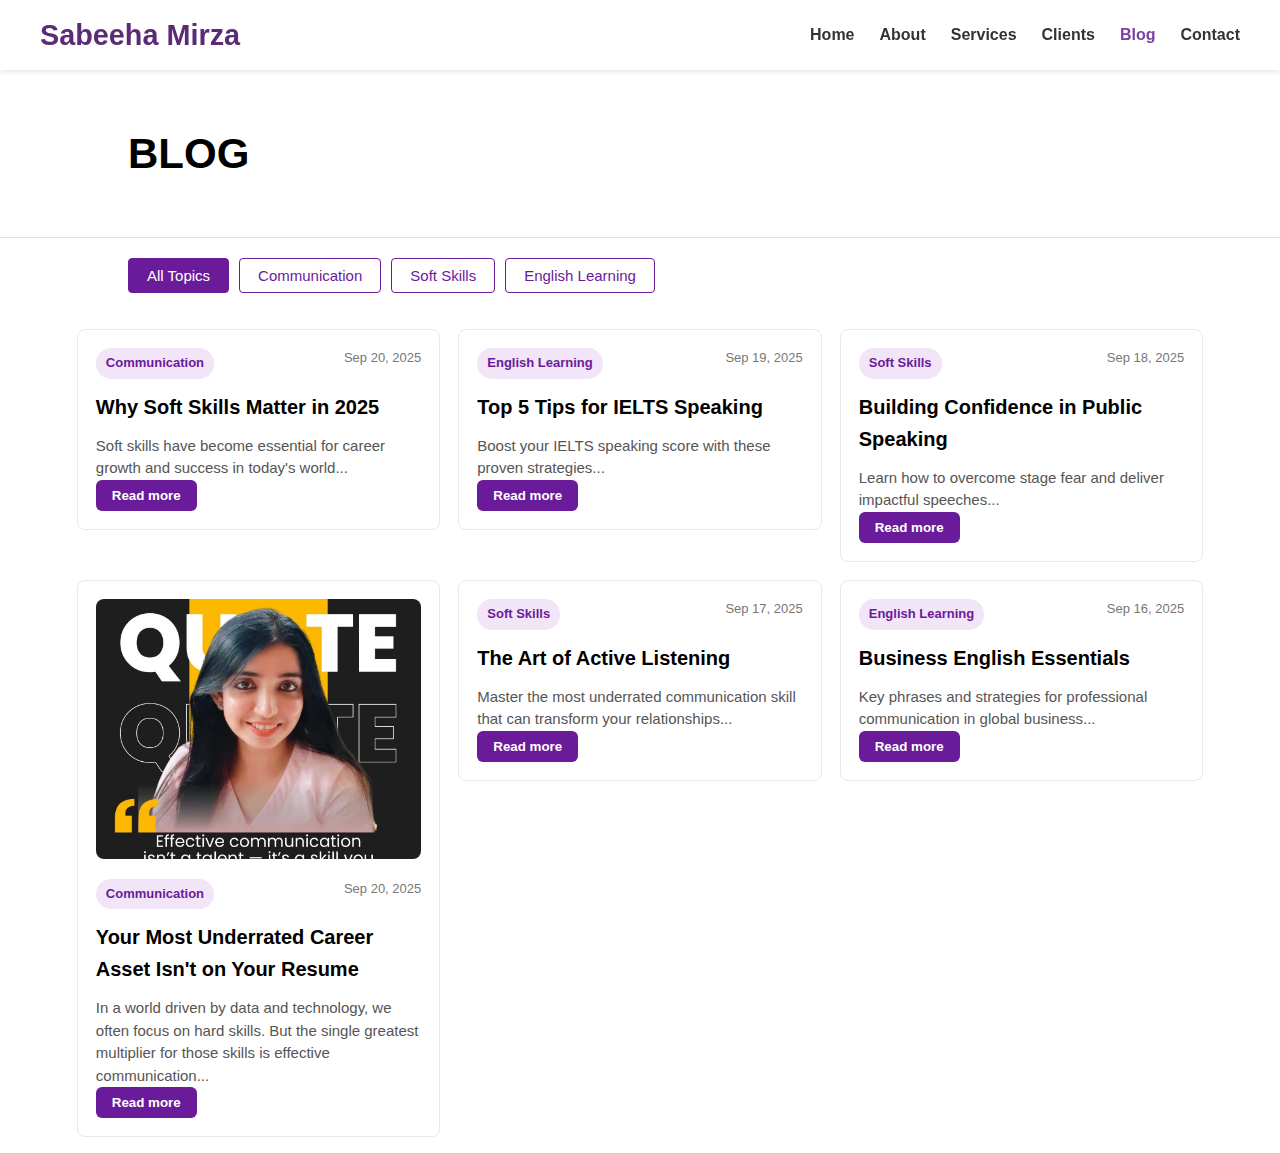
<file: BLOG.HTML>
<!DOCTYPE html>
<html lang="en">
<head>
  <meta charset="UTF-8" />
  <meta name="viewport" content="width=device-width, initial-scale=1.0" />
  <title>Blog - Sabeeha</title>
  <link rel="stylesheet" href="STYLE.CSS" />
</head>
<body>
<header>
  <nav class="navbar">
    <div class="logo">Sabeeha Mirza</div>
    <ul class="nav-links" id="primary-navigation">
      <li><a href="index.html#hero">Home</a></li>
      <li><a href="index.html#about">About</a></li>
      <li><a href="index.html#services">Services</a></li>
      <li><a href="index.html#clients">Clients</a></li>
      <li><a href="blog.html" class="active">Blog</a></li>
      <li><a href="index.html#contact">Contact</a></li>
    </ul>
    <button class="menu-toggle" aria-controls="primary-navigation" aria-expanded="false">
      <span>☰</span>
    </button>
  </nav>
</header>

<section class="blog-hero">
  <h1>BLOG</h1>
</section>

<section class="blog-categories">
  <button class="active">All Topics</button>
  <button>Communication</button>
  <button>Soft Skills</button>
  <button>English Learning</button>
</section>

<section class="blog-grid">
  
  <!-- CARD 1 -->
  <article class="blog-card" data-article="article-1">
    <span class="tag">Communication</span>
    <span class="date">Sep 20, 2025</span>
    <h2>Why Soft Skills Matter in 2025</h2>
    <p class="preview">Soft skills have become essential for career growth and success in today's world...</p>
    <button class="read-more" type="button">Read more</button>
  </article>

  <!-- CARD 2 -->
  <article class="blog-card" data-article="article-2">
    <span class="tag">English Learning</span>
    <span class="date">Sep 19, 2025</span>
    <h2>Top 5 Tips for IELTS Speaking</h2>
    <p class="preview">Boost your IELTS speaking score with these proven strategies...</p>
    <button class="read-more" type="button">Read more</button>
  </article>

  <!-- CARD 3 -->
  <article class="blog-card" data-article="article-3">
    <span class="tag">Soft Skills</span>
    <span class="date">Sep 18, 2025</span>
    <h2>Building Confidence in Public Speaking</h2>
    <p class="preview">Learn how to overcome stage fear and deliver impactful speeches...</p>
    <button class="read-more" type="button">Read more</button>
  </article>

  <!-- CARD 4 - WITH IMAGE -->
  <article class="blog-card" data-article="article-4">
    <img src="client images/communication-skill.jpeg" alt="Communication Skill - Career Growth">
    <div class="blog-content">
      <span class="tag">Communication</span>
      <span class="date">Sep 20, 2025</span>
      <h2>Your Most Underrated Career Asset Isn't on Your Resume</h2>
      <p class="preview">
        In a world driven by data and technology, we often focus on hard skills. But the single greatest multiplier
        for those skills is effective communication...
      </p>
      <button class="read-more" type="button">Read more</button>
    </div>
  </article>

  <!-- CARD 5 -->
  <article class="blog-card" data-article="article-5">
    <span class="tag">Soft Skills</span>
    <span class="date">Sep 17, 2025</span>
    <h2>The Art of Active Listening</h2>
    <p class="preview">Master the most underrated communication skill that can transform your relationships...</p>
    <button class="read-more" type="button">Read more</button>
  </article>

  <!-- CARD 6 -->
  <article class="blog-card" data-article="article-6">
    <span class="tag">English Learning</span>
    <span class="date">Sep 16, 2025</span>
    <h2>Business English Essentials</h2>
    <p class="preview">Key phrases and strategies for professional communication in global business...</p>
    <button class="read-more" type="button">Read more</button>
  </article>

</section>

<!-- MODAL OVERLAY -->
<div class="article-modal-overlay" id="modal-overlay">
  <div class="article-modal">
    <button class="modal-close" id="modal-close" aria-label="Close article">
      <svg xmlns="http://www.w3.org/2000/svg" width="24" height="24" fill="none" viewBox="0 0 24 24" stroke="currentColor">
        <path stroke-linecap="round" stroke-linejoin="round" stroke-width="2" d="M6 18L18 6M6 6l12 12" />
      </svg>
    </button>
    
    <div class="modal-content" id="modal-content">
      <!-- Article content will be dynamically loaded here -->
    </div>
    
    <div class="modal-loading" id="modal-loading">
      <div class="spinner"></div>
      <p>Loading article...</p>
    </div>
  </div>
</div>

<script src="SCRIPT.JS"></script>
</body>
</html>
</file>
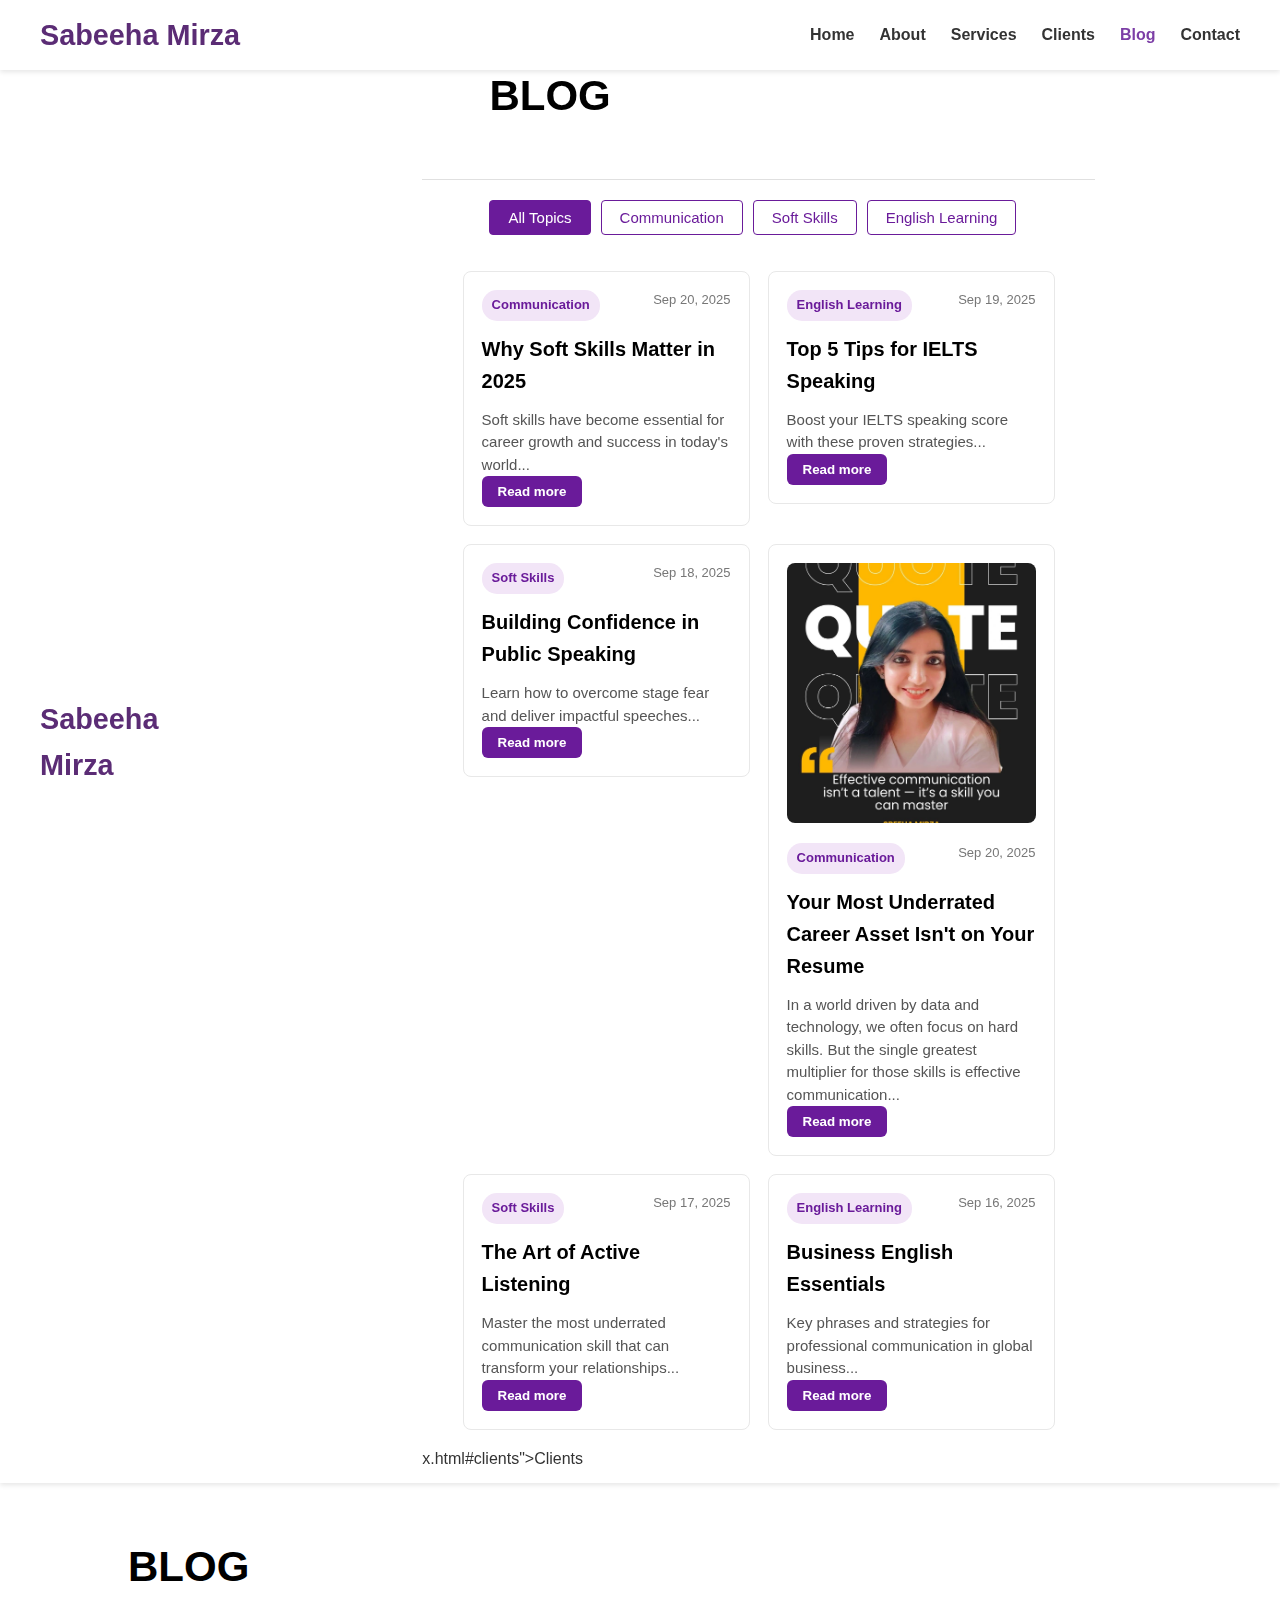
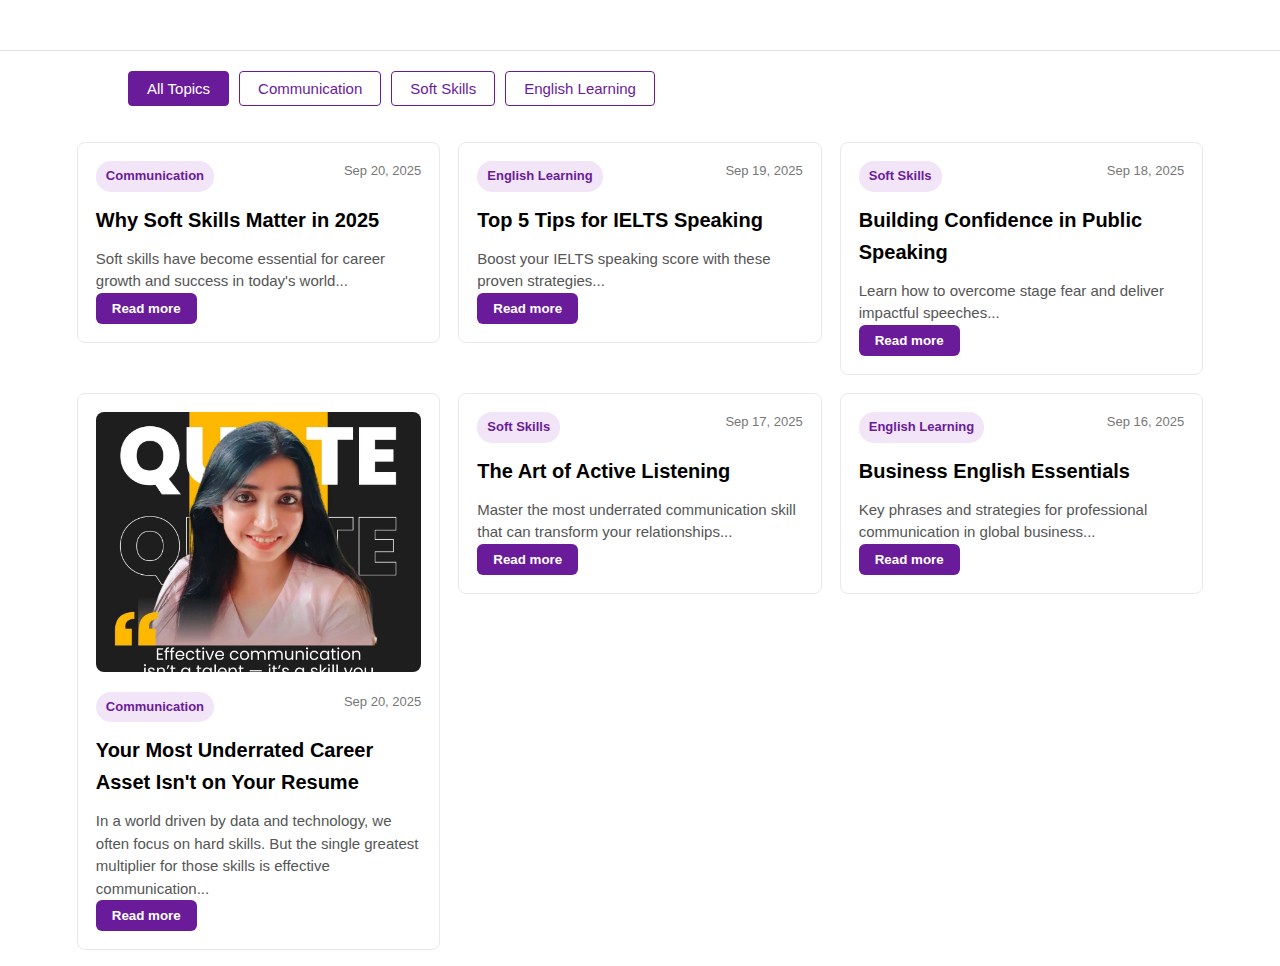
<file: blog.html>
<!DOCTYPE html>
<html lang="en">
<head>
  <meta charset="UTF-8" />
  <meta name="viewport" content="width=device-width, initial-scale=1.0" />
  <title>Blog - Sabeeha</title>
  <link rel="stylesheet" href="STYLE.CSS" />
</head>
<body>
<header>
  <nav class="navbar">
    <div class="logo">Sabeeha Mirza</div>
    <ul class="nav-links" id="primary-navigation">
      <li><a href="index.html#hero">Home</a></li>
      <li><a href="index.html#about">About</a></li>
      <li><a href="index.html#services">Services</a></li>
      <li><a href="inde<!DOCTYPE html>
<html lang="en">
<head>
  <meta charset="UTF-8" />
  <meta name="viewport" content="width=device-width, initial-scale=1.0" />
  <title>Blog - Sabeeha</title>
  <link rel="stylesheet" href="STYLE.CSS" />
</head>
<body>
<header>
  <nav class="navbar">
    <div class="logo">Sabeeha Mirza</div>
    <ul class="nav-links" id="primary-navigation">
      <li><a href="index.html#hero">Home</a></li>
      <li><a href="index.html#about">About</a></li>
      <li><a href="index.html#services">Services</a></li>
      <li><a href="index.html#clients">Clients</a></li>
      <li><a href="blog.html" class="active">Blog</a></li>
      <li><a href="index.html#contact">Contact</a></li>
    </ul>
    <button class="menu-toggle" aria-controls="primary-navigation" aria-expanded="false">
      <span>☰</span>
    </button>
  </nav>
</header>

<section class="blog-hero">
  <h1>BLOG</h1>
</section>

<section class="blog-categories">
  <button class="active">All Topics</button>
  <button>Communication</button>
  <button>Soft Skills</button>
  <button>English Learning</button>
</section>

<section class="blog-grid">
  
  <!-- CARD 1 -->
  <article class="blog-card" data-article="article-1">
    <span class="tag">Communication</span>
    <span class="date">Sep 20, 2025</span>
    <h2>Why Soft Skills Matter in 2025</h2>
    <p class="preview">Soft skills have become essential for career growth and success in today's world...</p>
    <button class="read-more" type="button">Read more</button>
  </article>

  <!-- CARD 2 -->
  <article class="blog-card" data-article="article-2">
    <span class="tag">English Learning</span>
    <span class="date">Sep 19, 2025</span>
    <h2>Top 5 Tips for IELTS Speaking</h2>
    <p class="preview">Boost your IELTS speaking score with these proven strategies...</p>
    <button class="read-more" type="button">Read more</button>
  </article>

  <!-- CARD 3 -->
  <article class="blog-card" data-article="article-3">
    <span class="tag">Soft Skills</span>
    <span class="date">Sep 18, 2025</span>
    <h2>Building Confidence in Public Speaking</h2>
    <p class="preview">Learn how to overcome stage fear and deliver impactful speeches...</p>
    <button class="read-more" type="button">Read more</button>
  </article>

  <!-- CARD 4 - WITH IMAGE -->
  <article class="blog-card" data-article="article-4">
    <img src="client images/communication-skill.jpeg" alt="Communication Skill - Career Growth">
    <div class="blog-content">
      <span class="tag">Communication</span>
      <span class="date">Sep 20, 2025</span>
      <h2>Your Most Underrated Career Asset Isn't on Your Resume</h2>
      <p class="preview">
        In a world driven by data and technology, we often focus on hard skills. But the single greatest multiplier
        for those skills is effective communication...
      </p>
      <button class="read-more" type="button">Read more</button>
    </div>
  </article>

  <!-- CARD 5 -->
  <article class="blog-card" data-article="article-5">
    <span class="tag">Soft Skills</span>
    <span class="date">Sep 17, 2025</span>
    <h2>The Art of Active Listening</h2>
    <p class="preview">Master the most underrated communication skill that can transform your relationships...</p>
    <button class="read-more" type="button">Read more</button>
  </article>

  <!-- CARD 6 -->
  <article class="blog-card" data-article="article-6">
    <span class="tag">English Learning</span>
    <span class="date">Sep 16, 2025</span>
    <h2>Business English Essentials</h2>
    <p class="preview">Key phrases and strategies for professional communication in global business...</p>
    <button class="read-more" type="button">Read more</button>
  </article>

</section>

<!-- MODAL OVERLAY -->
<div class="article-modal-overlay" id="modal-overlay">
  <div class="article-modal">
    <button class="modal-close" id="modal-close" aria-label="Close article">
      <svg xmlns="http://www.w3.org/2000/svg" width="24" height="24" fill="none" viewBox="0 0 24 24" stroke="currentColor">
        <path stroke-linecap="round" stroke-linejoin="round" stroke-width="2" d="M6 18L18 6M6 6l12 12" />
      </svg>
    </button>
    
    <div class="modal-content" id="modal-content">
      <!-- Article content will be dynamically loaded here -->
    </div>
    
    <div class="modal-loading" id="modal-loading">
      <div class="spinner"></div>
      <p>Loading article...</p>
    </div>
  </div>
</div>

<script src="SCRIPT.JS"></script>
</body>
</html>x.html#clients">Clients</a></li>
      <li><a href="blog.html" class="active">Blog</a></li>
      <li><a href="index.html#contact">Contact</a></li>
    </ul>
    <button class="menu-toggle" aria-controls="primary-navigation" aria-expanded="false">
      <span>☰</span>
    </button>
  </nav>
</header>

<section class="blog-hero">
  <h1>BLOG</h1>
</section>

<section class="blog-categories">
  <button class="active">All Topics</button>
  <button>Communication</button>
  <button>Soft Skills</button>
  <button>English Learning</button>
</section>

<section class="blog-grid">
  
  <!-- CARD 1 -->
  <article class="blog-card" data-article="article-1">
    <span class="tag">Communication</span>
    <span class="date">Sep 20, 2025</span>
    <h2>Why Soft Skills Matter in 2025</h2>
    <p class="preview">Soft skills have become essential for career growth and success in today's world...</p>
    <button class="read-more" type="button">Read more</button>
  </article>

  <!-- CARD 2 -->
  <article class="blog-card" data-article="article-2">
    <span class="tag">English Learning</span>
    <span class="date">Sep 19, 2025</span>
    <h2>Top 5 Tips for IELTS Speaking</h2>
    <p class="preview">Boost your IELTS speaking score with these proven strategies...</p>
    <button class="read-more" type="button">Read more</button>
  </article>

  <!-- CARD 3 -->
  <article class="blog-card" data-article="article-3">
    <span class="tag">Soft Skills</span>
    <span class="date">Sep 18, 2025</span>
    <h2>Building Confidence in Public Speaking</h2>
    <p class="preview">Learn how to overcome stage fear and deliver impactful speeches...</p>
    <button class="read-more" type="button">Read more</button>
  </article>

  <!-- CARD 4 - WITH IMAGE -->
  <article class="blog-card" data-article="article-4">
    <img src="client images/communication-skill.jpeg" alt="Communication Skill - Career Growth">
    <div class="blog-content">
      <span class="tag">Communication</span>
      <span class="date">Sep 20, 2025</span>
      <h2>Your Most Underrated Career Asset Isn't on Your Resume</h2>
      <p class="preview">
        In a world driven by data and technology, we often focus on hard skills. But the single greatest multiplier
        for those skills is effective communication...
      </p>
      <button class="read-more" type="button">Read more</button>
    </div>
  </article>

  <!-- CARD 5 -->
  <article class="blog-card" data-article="article-5">
    <span class="tag">Soft Skills</span>
    <span class="date">Sep 17, 2025</span>
    <h2>The Art of Active Listening</h2>
    <p class="preview">Master the most underrated communication skill that can transform your relationships...</p>
    <button class="read-more" type="button">Read more</button>
  </article>

  <!-- CARD 6 -->
  <article class="blog-card" data-article="article-6">
    <span class="tag">English Learning</span>
    <span class="date">Sep 16, 2025</span>
    <h2>Business English Essentials</h2>
    <p class="preview">Key phrases and strategies for professional communication in global business...</p>
    <button class="read-more" type="button">Read more</button>
  </article>

</section>

<!-- MODAL OVERLAY -->
<div class="article-modal-overlay" id="modal-overlay">
  <div class="article-modal">
    <button class="modal-close" id="modal-close" aria-label="Close article">
      <svg xmlns="http://www.w3.org/2000/svg" width="24" height="24" fill="none" viewBox="0 0 24 24" stroke="currentColor">
        <path stroke-linecap="round" stroke-linejoin="round" stroke-width="2" d="M6 18L18 6M6 6l12 12" />
      </svg>
    </button>
    
    <div class="modal-content" id="modal-content">
      <!-- Article content will be dynamically loaded here -->
    </div>
    
    <div class="modal-loading" id="modal-loading">
      <div class="spinner"></div>
      <p>Loading article...</p>
    </div>
  </div>
</div>

<script src="SCRIPT.JS"></script>
</body>

</html>
</file>
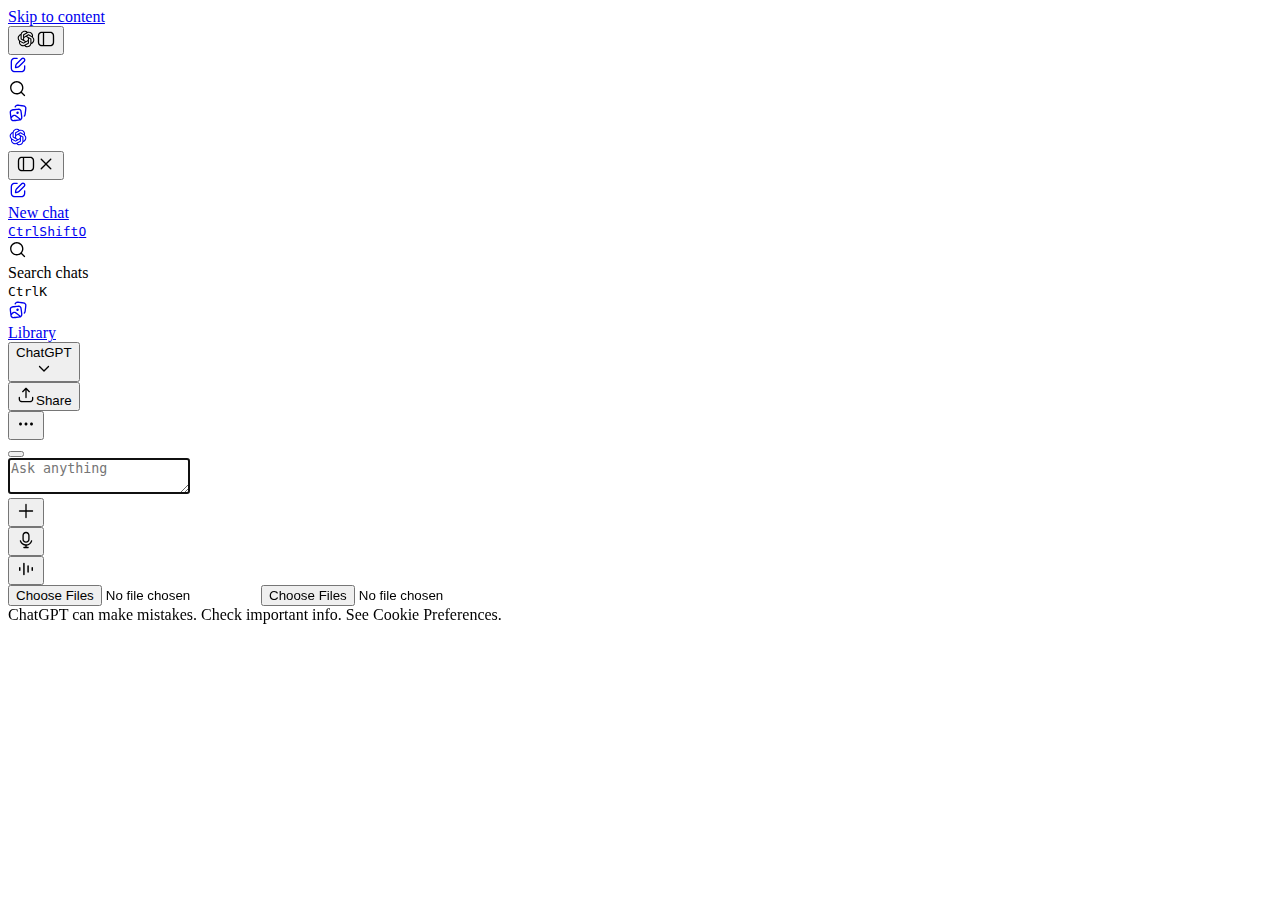
<file: WhatsApp Status Banner Design.html>
<!DOCTYPE html><html lang="en-US" data-build="prod-6d9b3278cc37d40ddfd79fae21566649db00d35e" dir="ltr" class=""><head><meta charSet="UTF-8"/><meta name="viewport" content="width=device-width, initial-scale=1, viewport-fit=cover"/><meta name="description" content="ChatGPT helps you get answers, find inspiration and be more productive. It is free to use and easy to try. Just ask and ChatGPT can help with writing, learning, brainstorming and more."/><meta name="keyword" content="ai chat,ai,chap gpt,chat gbt,chat gpt 3,chat gpt login,chat gpt website,chat gpt,chat gtp,chat openai,chat,chatai,chatbot gpt,chatg,chatgpt login,chatgpt,gpt chat,open ai,openai chat,openai chatgpt,openai"/><meta property="og:description" content="A conversational AI system that listens, learns, and challenges"/><meta property="og:url" content="https://chatgpt.com/?locale=en-US"/><meta property="og:site_name" content="ChatGPT"/><link rel="alternate" hrefLang="am" href="https://chatgpt.com/c/687656cd-25ac-800b-88df-89b681170d31?locale=am"/><link rel="alternate" hrefLang="ar" href="https://chatgpt.com/c/687656cd-25ac-800b-88df-89b681170d31?locale=ar"/><link rel="alternate" hrefLang="bg-BG" href="https://chatgpt.com/c/687656cd-25ac-800b-88df-89b681170d31?locale=bg-BG"/><link rel="alternate" hrefLang="bn-BD" href="https://chatgpt.com/c/687656cd-25ac-800b-88df-89b681170d31?locale=bn-BD"/><link rel="alternate" hrefLang="bs-BA" href="https://chatgpt.com/c/687656cd-25ac-800b-88df-89b681170d31?locale=bs-BA"/><link rel="alternate" hrefLang="ca-ES" href="https://chatgpt.com/c/687656cd-25ac-800b-88df-89b681170d31?locale=ca-ES"/><link rel="alternate" hrefLang="cs-CZ" href="https://chatgpt.com/c/687656cd-25ac-800b-88df-89b681170d31?locale=cs-CZ"/><link rel="alternate" hrefLang="da-DK" href="https://chatgpt.com/c/687656cd-25ac-800b-88df-89b681170d31?locale=da-DK"/><link rel="alternate" hrefLang="de-DE" href="https://chatgpt.com/c/687656cd-25ac-800b-88df-89b681170d31?locale=de-DE"/><link rel="alternate" hrefLang="el-GR" href="https://chatgpt.com/c/687656cd-25ac-800b-88df-89b681170d31?locale=el-GR"/><link rel="alternate" hrefLang="en-US" href="https://chatgpt.com/c/687656cd-25ac-800b-88df-89b681170d31?locale=en-US"/><link rel="alternate" hrefLang="es-ES" href="https://chatgpt.com/c/687656cd-25ac-800b-88df-89b681170d31?locale=es-ES"/><link rel="alternate" hrefLang="es-419" href="https://chatgpt.com/c/687656cd-25ac-800b-88df-89b681170d31?locale=es-419"/><link rel="alternate" hrefLang="et-EE" href="https://chatgpt.com/c/687656cd-25ac-800b-88df-89b681170d31?locale=et-EE"/><link rel="alternate" hrefLang="fi-FI" href="https://chatgpt.com/c/687656cd-25ac-800b-88df-89b681170d31?locale=fi-FI"/><link rel="alternate" hrefLang="fr-FR" href="https://chatgpt.com/c/687656cd-25ac-800b-88df-89b681170d31?locale=fr-FR"/><link rel="alternate" hrefLang="fr-CA" href="https://chatgpt.com/c/687656cd-25ac-800b-88df-89b681170d31?locale=fr-CA"/><link rel="alternate" hrefLang="gu-IN" href="https://chatgpt.com/c/687656cd-25ac-800b-88df-89b681170d31?locale=gu-IN"/><link rel="alternate" hrefLang="hi-IN" href="https://chatgpt.com/c/687656cd-25ac-800b-88df-89b681170d31?locale=hi-IN"/><link rel="alternate" hrefLang="hr-HR" href="https://chatgpt.com/c/687656cd-25ac-800b-88df-89b681170d31?locale=hr-HR"/><link rel="alternate" hrefLang="hu-HU" href="https://chatgpt.com/c/687656cd-25ac-800b-88df-89b681170d31?locale=hu-HU"/><link rel="alternate" hrefLang="hy-AM" href="https://chatgpt.com/c/687656cd-25ac-800b-88df-89b681170d31?locale=hy-AM"/><link rel="alternate" hrefLang="id-ID" href="https://chatgpt.com/c/687656cd-25ac-800b-88df-89b681170d31?locale=id-ID"/><link rel="alternate" hrefLang="is-IS" href="https://chatgpt.com/c/687656cd-25ac-800b-88df-89b681170d31?locale=is-IS"/><link rel="alternate" hrefLang="it-IT" href="https://chatgpt.com/c/687656cd-25ac-800b-88df-89b681170d31?locale=it-IT"/><link rel="alternate" hrefLang="ja-JP" href="https://chatgpt.com/c/687656cd-25ac-800b-88df-89b681170d31?locale=ja-JP"/><link rel="alternate" hrefLang="ka-GE" href="https://chatgpt.com/c/687656cd-25ac-800b-88df-89b681170d31?locale=ka-GE"/><link rel="alternate" hrefLang="kk" href="https://chatgpt.com/c/687656cd-25ac-800b-88df-89b681170d31?locale=kk"/><link rel="alternate" hrefLang="kn-IN" href="https://chatgpt.com/c/687656cd-25ac-800b-88df-89b681170d31?locale=kn-IN"/><link rel="alternate" hrefLang="ko-KR" href="https://chatgpt.com/c/687656cd-25ac-800b-88df-89b681170d31?locale=ko-KR"/><link rel="alternate" hrefLang="lt" href="https://chatgpt.com/c/687656cd-25ac-800b-88df-89b681170d31?locale=lt"/><link rel="alternate" hrefLang="lv-LV" href="https://chatgpt.com/c/687656cd-25ac-800b-88df-89b681170d31?locale=lv-LV"/><link rel="alternate" hrefLang="mk-MK" href="https://chatgpt.com/c/687656cd-25ac-800b-88df-89b681170d31?locale=mk-MK"/><link rel="alternate" hrefLang="ml" href="https://chatgpt.com/c/687656cd-25ac-800b-88df-89b681170d31?locale=ml"/><link rel="alternate" hrefLang="mn" href="https://chatgpt.com/c/687656cd-25ac-800b-88df-89b681170d31?locale=mn"/><link rel="alternate" hrefLang="mr-IN" href="https://chatgpt.com/c/687656cd-25ac-800b-88df-89b681170d31?locale=mr-IN"/><link rel="alternate" hrefLang="ms-MY" href="https://chatgpt.com/c/687656cd-25ac-800b-88df-89b681170d31?locale=ms-MY"/><link rel="alternate" hrefLang="my-MM" href="https://chatgpt.com/c/687656cd-25ac-800b-88df-89b681170d31?locale=my-MM"/><link rel="alternate" hrefLang="nb-NO" href="https://chatgpt.com/c/687656cd-25ac-800b-88df-89b681170d31?locale=nb-NO"/><link rel="alternate" hrefLang="nl-NL" href="https://chatgpt.com/c/687656cd-25ac-800b-88df-89b681170d31?locale=nl-NL"/><link rel="alternate" hrefLang="pa" href="https://chatgpt.com/c/687656cd-25ac-800b-88df-89b681170d31?locale=pa"/><link rel="alternate" hrefLang="pl-PL" href="https://chatgpt.com/c/687656cd-25ac-800b-88df-89b681170d31?locale=pl-PL"/><link rel="alternate" hrefLang="pt-BR" href="https://chatgpt.com/c/687656cd-25ac-800b-88df-89b681170d31?locale=pt-BR"/><link rel="alternate" hrefLang="pt-PT" href="https://chatgpt.com/c/687656cd-25ac-800b-88df-89b681170d31?locale=pt-PT"/><link rel="alternate" hrefLang="ro-RO" href="https://chatgpt.com/c/687656cd-25ac-800b-88df-89b681170d31?locale=ro-RO"/><link rel="alternate" hrefLang="ru-RU" href="https://chatgpt.com/c/687656cd-25ac-800b-88df-89b681170d31?locale=ru-RU"/><link rel="alternate" hrefLang="sk-SK" href="https://chatgpt.com/c/687656cd-25ac-800b-88df-89b681170d31?locale=sk-SK"/><link rel="alternate" hrefLang="sl-SI" href="https://chatgpt.com/c/687656cd-25ac-800b-88df-89b681170d31?locale=sl-SI"/><link rel="alternate" hrefLang="so-SO" href="https://chatgpt.com/c/687656cd-25ac-800b-88df-89b681170d31?locale=so-SO"/><link rel="alternate" hrefLang="sq-AL" href="https://chatgpt.com/c/687656cd-25ac-800b-88df-89b681170d31?locale=sq-AL"/><link rel="alternate" hrefLang="sr-RS" href="https://chatgpt.com/c/687656cd-25ac-800b-88df-89b681170d31?locale=sr-RS"/><link rel="alternate" hrefLang="sv-SE" href="https://chatgpt.com/c/687656cd-25ac-800b-88df-89b681170d31?locale=sv-SE"/><link rel="alternate" hrefLang="sw-TZ" href="https://chatgpt.com/c/687656cd-25ac-800b-88df-89b681170d31?locale=sw-TZ"/><link rel="alternate" hrefLang="ta-IN" href="https://chatgpt.com/c/687656cd-25ac-800b-88df-89b681170d31?locale=ta-IN"/><link rel="alternate" hrefLang="te-IN" href="https://chatgpt.com/c/687656cd-25ac-800b-88df-89b681170d31?locale=te-IN"/><link rel="alternate" hrefLang="th-TH" href="https://chatgpt.com/c/687656cd-25ac-800b-88df-89b681170d31?locale=th-TH"/><link rel="alternate" hrefLang="tl" href="https://chatgpt.com/c/687656cd-25ac-800b-88df-89b681170d31?locale=tl"/><link rel="alternate" hrefLang="tr-TR" href="https://chatgpt.com/c/687656cd-25ac-800b-88df-89b681170d31?locale=tr-TR"/><link rel="alternate" hrefLang="uk-UA" href="https://chatgpt.com/c/687656cd-25ac-800b-88df-89b681170d31?locale=uk-UA"/><link rel="alternate" hrefLang="ur" href="https://chatgpt.com/c/687656cd-25ac-800b-88df-89b681170d31?locale=ur"/><link rel="alternate" hrefLang="vi-VN" href="https://chatgpt.com/c/687656cd-25ac-800b-88df-89b681170d31?locale=vi-VN"/><link rel="alternate" hrefLang="zh-CN" href="https://chatgpt.com/c/687656cd-25ac-800b-88df-89b681170d31?locale=zh-CN"/><link rel="alternate" hrefLang="zh-TW" href="https://chatgpt.com/c/687656cd-25ac-800b-88df-89b681170d31?locale=zh-TW"/><link rel="alternate" hrefLang="zh-HK" href="https://chatgpt.com/c/687656cd-25ac-800b-88df-89b681170d31?locale=zh-HK"/><link rel="alternate" hrefLang="x-default" href="https://chatgpt.com/c/687656cd-25ac-800b-88df-89b681170d31"/><link rel="canonical" href="https://chatgpt.com/c/687656cd-25ac-800b-88df-89b681170d31"/><link rel="modulepreload" href="https://cdn.oaistatic.com/assets/manifest-ed0d4c8b.js"/><link rel="modulepreload" href="https://cdn.oaistatic.com/assets/g1o716np8i3otp23.js"/><link rel="modulepreload" href="https://cdn.oaistatic.com/assets/j1x6180kip66jvxz.js"/><link rel="modulepreload" href="https://cdn.oaistatic.com/assets/f16r6hjkg45d5de5.js"/><link rel="modulepreload" href="https://cdn.oaistatic.com/assets/kmsct3p36xgldat0.js"/><link rel="modulepreload" href="https://cdn.oaistatic.com/assets/4fn7st9igj6kj6ck.js"/><link rel="modulepreload" href="https://cdn.oaistatic.com/assets/kujst9827car8va6.js"/><link rel="modulepreload" href="https://cdn.oaistatic.com/assets/fm2i5xj24dyrp1of.js"/><link rel="modulepreload" href="https://cdn.oaistatic.com/assets/1keovv0owc10eqff.js"/><link rel="modulepreload" href="https://cdn.oaistatic.com/assets/n19r9no2i1odu4cj.js"/><link rel="modulepreload" href="https://cdn.oaistatic.com/assets/iua1u1h9xmbz40fs.js"/><link rel="modulepreload" href="https://cdn.oaistatic.com/assets/h8f4nh60xniibmih.js"/><link rel="modulepreload" href="https://cdn.oaistatic.com/assets/fziq552i4ihme2b2.js"/><link rel="modulepreload" href="https://cdn.oaistatic.com/assets/jzthgu7r2yunztsn.js"/><link rel="modulepreload" href="https://cdn.oaistatic.com/assets/iyb5c3jc7c5ms6ik.js"/><link rel="modulepreload" href="https://cdn.oaistatic.com/assets/mrdrt1sycgthrqoh.js"/><link rel="modulepreload" href="https://cdn.oaistatic.com/assets/jmf8xx2q8noc4hwy.js"/><link rel="modulepreload" href="https://cdn.oaistatic.com/assets/c5td193irrtok9jw.js"/><link rel="modulepreload" href="https://cdn.oaistatic.com/assets/h3ix9jwjchj80fca.js"/><link rel="modulepreload" href="https://cdn.oaistatic.com/assets/mqrcgbhgzw7qtwd8.js"/><link rel="modulepreload" href="https://cdn.oaistatic.com/assets/lfcwkal0xsmxrbc5.js"/><link rel="modulepreload" href="https://cdn.oaistatic.com/assets/krddkd9jxlvhurlb.js"/><link rel="modulepreload" href="https://cdn.oaistatic.com/assets/cewjunhecqwkt6gk.js"/><link rel="modulepreload" href="https://cdn.oaistatic.com/assets/k1vjc2e94scke5t2.js"/><link rel="modulepreload" href="https://cdn.oaistatic.com/assets/gp4141rvh1v3wgix.js"/><link rel="modulepreload" href="https://cdn.oaistatic.com/assets/fft5w5j8sbx87qtc.js"/><link rel="modulepreload" href="https://cdn.oaistatic.com/assets/pblozif6k31aqbpm.js"/><link rel="modulepreload" href="https://cdn.oaistatic.com/assets/f0v1m7ofltlgvgy8.js"/><link rel="modulepreload" href="https://cdn.oaistatic.com/assets/u8u6hbf8j89i3g7a.js"/><link rel="modulepreload" href="https://cdn.oaistatic.com/assets/eegjgvl4p2rcze8i.js"/><link rel="modulepreload" href="https://cdn.oaistatic.com/assets/b55m0p5wdkjro4ew.js"/><link rel="modulepreload" href="https://cdn.oaistatic.com/assets/cwqby68ehtn00ph6.js"/><title>ChatGPT</title><meta property="og:title" content="ChatGPT"/><meta property="og:image" content="https://cdn.oaistatic.com/assets/chatgpt-share-og-u7j5uyao.webp"/><link rel="preconnect" href="https://cdn.oaistatic.com"/><link rel="preconnect" href="https://ab.chatgpt.com"/><meta name="robots" content="index, follow"/><meta http-equiv="Content-Type" content="text/html; charset=utf-8"/><meta name="apple-itunes-app" content="app-id=6448311069"/><meta name="dd-trace-id" content="16571131156392272878"/><meta name="dd-trace-time" content="1755956944703"/><link rel="icon" href="https://cdn.oaistatic.com/assets/favicon-eex17e9e.ico" sizes="32x32"/><link rel="icon" href="https://cdn.oaistatic.com/assets/favicon-l4nq08hd.svg" type="image/svg+xml"/><link rel="icon" href="https://cdn.oaistatic.com/assets/favicon-l4nq08hd.svg" type="image/svg+xml" media="(prefers-color-scheme: dark)"/><link rel="apple-touch-icon" sizes="180x180" href="https://cdn.oaistatic.com/assets/favicon-180x180-od45eci6.webp"/><link rel="stylesheet" href="https://cdn.oaistatic.com/assets/root-f283ek1z.css"/><link rel="stylesheet" href="https://cdn.oaistatic.com/assets/conversation-small-mqso58tv.css"/><script nonce="64710523-b0c8-40cb-a913-e69c6cd1c7ac">!function initScrollTimelineInline(){try{if(CSS.supports("animation-timeline: --works"))return;var t=new Map;document.addEventListener("animationstart",(n=>{if(!(n.target instanceof HTMLElement))return;const e=n.target.getAnimations().filter((t=>t.animationName===n.animationName));t.set(n.target,e)})),document.addEventListener("scrolltimelineload",(n=>{t.forEach(((t,e)=>{t.forEach((t=>{n.detail.upgradeAnimation(t,e)}))})),t.clear()}),{once:!0})}catch{}}();</script></head><body class=""><script>!function(){try{var d=document.documentElement,c=d.classList;c.remove('light','dark');var e=localStorage.getItem('theme');if('system'===e||(!e&&true)){var t='(prefers-color-scheme: dark)',m=window.matchMedia(t);if(m.media!==t||m.matches){d.style.colorScheme = 'dark';c.add('dark')}else{d.style.colorScheme = 'light';c.add('light')}}else if(e){c.add(e|| '')}if(e==='light'||e==='dark')d.style.colorScheme=e}catch(e){}}()</script><script nonce="64710523-b0c8-40cb-a913-e69c6cd1c7ac">!function(){try{const t=localStorage.getItem("oai/apps/chatTheme/user-sb0kBxpZGUZTvNCIjuJeFEpg");document.documentElement.dataset.chatTheme="string"==typeof t?JSON.parse(t):void 0}catch(e){}}();</script><a data-skip-to-content="" class="bg-token-main-surface-primary fixed start-1/2 top-1 z-50 mx-auto w-fit -translate-x-1/2 translate-y-[-100lvh] rounded-full px-3 py-2 focus-visible:translate-y-0" href="#main">Skip to content</a><div class="flex h-full w-full flex-col"><div class="relative flex h-full w-full flex-1 transition-colors z-0"><div class="relative flex h-full w-full flex-row"><div class="border-token-border-light relative z-21 h-full shrink-0 overflow-hidden border-e max-md:hidden" id="stage-slideover-sidebar" style="width:var(--sidebar-width);background-color:var(--bg-elevated-secondary)"><div class="relative flex h-full flex-col"><div id="stage-sidebar-tiny-bar" class="group/tiny-bar flex h-full w-(--sidebar-rail-width) cursor-e-resize flex-col items-start bg-transparent pb-1.5 motion-safe:transition-colors rtl:cursor-w-resize absolute inset-0 pointer-events-none opacity-0 motion-safe:[transition-timing-function:steps(1,end)] motion-safe:transition-opacity motion-safe:duration-150" inert=""><div class="h-header-height flex items-center justify-center"><button tabindex="0" data-fill="" class="group __menu-item hoverable gap-1.5 cursor-e-resize rtl:cursor-w-resize" aria-label="Open sidebar" aria-expanded="false" aria-controls="stage-slideover-sidebar" data-state="closed"><div class="flex items-center justify-center group-disabled:opacity-50 group-data-disabled:opacity-50 icon"><svg width="20" height="20" viewBox="0 0 20 20" fill="currentColor" xmlns="http://www.w3.org/2000/svg" class="icon-lg -m-1 group-hover/tiny-bar:hidden group-focus-visible:hidden"><path d="M11.2475 18.25C10.6975 18.25 10.175 18.1455 9.67999 17.9365C9.18499 17.7275 8.74499 17.436 8.35999 17.062C7.94199 17.205 7.50749 17.2765 7.05649 17.2765C6.31949 17.2765 5.63749 17.095 5.01049 16.732C4.38349 16.369 3.87749 15.874 3.49249 15.247C3.11849 14.62 2.93149 13.9215 2.93149 13.1515C2.93149 12.8325 2.97549 12.486 3.06349 12.112C2.62349 11.705 2.28249 11.2375 2.04049 10.7095C1.79849 10.1705 1.67749 9.6095 1.67749 9.0265C1.67749 8.4325 1.80399 7.8605 2.05699 7.3105C2.30999 6.7605 2.66199 6.2875 3.11299 5.8915C3.57499 5.4845 4.10849 5.204 4.71349 5.05C4.83449 4.423 5.08749 3.862 5.47249 3.367C5.86849 2.861 6.35249 2.465 6.92449 2.179C7.49649 1.893 8.10699 1.75 8.75599 1.75C9.30599 1.75 9.82849 1.8545 10.3235 2.0635C10.8185 2.2725 11.2585 2.564 11.6435 2.938C12.0615 2.795 12.496 2.7235 12.947 2.7235C13.684 2.7235 14.366 2.905 14.993 3.268C15.62 3.631 16.1205 4.126 16.4945 4.753C16.8795 5.38 17.072 6.0785 17.072 6.8485C17.072 7.1675 17.028 7.514 16.94 7.888C17.38 8.295 17.721 8.768 17.963 9.307C18.205 9.835 18.326 10.3905 18.326 10.9735C18.326 11.5675 18.1995 12.1395 17.9465 12.6895C17.6935 13.2395 17.336 13.718 16.874 14.125C16.423 14.521 15.895 14.796 15.29 14.95C15.169 15.577 14.9105 16.138 14.5145 16.633C14.1295 17.139 13.651 17.535 13.079 17.821C12.507 18.107 11.8965 18.25 11.2475 18.25ZM7.17199 16.1875C7.72199 16.1875 8.20049 16.072 8.60749 15.841L11.7095 14.059C11.8195 13.982 11.8745 13.8775 11.8745 13.7455V12.3265L7.88149 14.62C7.63949 14.763 7.39749 14.763 7.15549 14.62L4.03699 12.8215C4.03699 12.8545 4.03149 12.893 4.02049 12.937C4.02049 12.981 4.02049 13.047 4.02049 13.135C4.02049 13.696 4.15249 14.213 4.41649 14.686C4.69149 15.148 5.07099 15.511 5.55499 15.775C6.03899 16.05 6.57799 16.1875 7.17199 16.1875ZM7.33699 13.498C7.40299 13.531 7.46349 13.5475 7.51849 13.5475C7.57349 13.5475 7.62849 13.531 7.68349 13.498L8.92099 12.7885L4.94449 10.4785C4.70249 10.3355 4.58149 10.121 4.58149 9.835V6.2545C4.03149 6.4965 3.59149 6.8705 3.26149 7.3765C2.93149 7.8715 2.76649 8.4215 2.76649 9.0265C2.76649 9.5655 2.90399 10.0825 3.17899 10.5775C3.45399 11.0725 3.81149 11.4465 4.25149 11.6995L7.33699 13.498ZM11.2475 17.161C11.8305 17.161 12.3585 17.029 12.8315 16.765C13.3045 16.501 13.6785 16.138 13.9535 15.676C14.2285 15.214 14.366 14.697 14.366 14.125V10.561C14.366 10.429 14.311 10.33 14.201 10.264L12.947 9.538V14.1415C12.947 14.4275 12.826 14.642 12.584 14.785L9.46549 16.5835C10.0045 16.9685 10.5985 17.161 11.2475 17.161ZM11.8745 11.122V8.878L10.01 7.822L8.12899 8.878V11.122L10.01 12.178L11.8745 11.122ZM7.05649 5.8585C7.05649 5.5725 7.17749 5.358 7.41949 5.215L10.538 3.4165C9.99899 3.0315 9.40499 2.839 8.75599 2.839C8.17299 2.839 7.64499 2.971 7.17199 3.235C6.69899 3.499 6.32499 3.862 6.04999 4.324C5.78599 4.786 5.65399 5.303 5.65399 5.875V9.4225C5.65399 9.5545 5.70899 9.659 5.81899 9.736L7.05649 10.462V5.8585ZM15.4385 13.7455C15.9885 13.5035 16.423 13.1295 16.742 12.6235C17.072 12.1175 17.237 11.5675 17.237 10.9735C17.237 10.4345 17.0995 9.9175 16.8245 9.4225C16.5495 8.9275 16.192 8.5535 15.752 8.3005L12.6665 6.5185C12.6005 6.4745 12.54 6.458 12.485 6.469C12.43 6.469 12.375 6.4855 12.32 6.5185L11.0825 7.2115L15.0755 9.538C15.1965 9.604 15.2845 9.692 15.3395 9.802C15.4055 9.901 15.4385 10.022 15.4385 10.165V13.7455ZM12.122 5.3635C12.364 5.2095 12.606 5.2095 12.848 5.3635L15.983 7.195C15.983 7.118 15.983 7.019 15.983 6.898C15.983 6.37 15.851 5.8695 15.587 5.3965C15.334 4.9125 14.9655 4.5275 14.4815 4.2415C14.0085 3.9555 13.4585 3.8125 12.8315 3.8125C12.2815 3.8125 11.803 3.928 11.396 4.159L8.29399 5.941C8.18399 6.018 8.12899 6.1225 8.12899 6.2545V7.6735L12.122 5.3635Z"></path></svg><svg width="20" height="20" viewBox="0 0 20 20" fill="currentColor" xmlns="http://www.w3.org/2000/svg" data-rtl-flip="" class="icon hidden group-hover/tiny-bar:block group-focus-visible:block"><path d="M6.83496 3.99992C6.38353 4.00411 6.01421 4.0122 5.69824 4.03801C5.31232 4.06954 5.03904 4.12266 4.82227 4.20012L4.62207 4.28606C4.18264 4.50996 3.81498 4.85035 3.55859 5.26848L3.45605 5.45207C3.33013 5.69922 3.25006 6.01354 3.20801 6.52824C3.16533 7.05065 3.16504 7.71885 3.16504 8.66301V11.3271C3.16504 12.2712 3.16533 12.9394 3.20801 13.4618C3.25006 13.9766 3.33013 14.2909 3.45605 14.538L3.55859 14.7216C3.81498 15.1397 4.18266 15.4801 4.62207 15.704L4.82227 15.79C5.03904 15.8674 5.31234 15.9205 5.69824 15.9521C6.01398 15.9779 6.383 15.986 6.83398 15.9902L6.83496 3.99992ZM18.165 11.3271C18.165 12.2493 18.1653 12.9811 18.1172 13.5702C18.0745 14.0924 17.9916 14.5472 17.8125 14.9648L17.7295 15.1415C17.394 15.8 16.8834 16.3511 16.2568 16.7353L15.9814 16.8896C15.5157 17.1268 15.0069 17.2285 14.4102 17.2773C13.821 17.3254 13.0893 17.3251 12.167 17.3251H7.83301C6.91071 17.3251 6.17898 17.3254 5.58984 17.2773C5.06757 17.2346 4.61294 17.1508 4.19531 16.9716L4.01855 16.8896C3.36014 16.5541 2.80898 16.0434 2.4248 15.4169L2.27051 15.1415C2.03328 14.6758 1.93158 14.167 1.88281 13.5702C1.83468 12.9811 1.83496 12.2493 1.83496 11.3271V8.66301C1.83496 7.74072 1.83468 7.00898 1.88281 6.41985C1.93157 5.82309 2.03329 5.31432 2.27051 4.84856L2.4248 4.57317C2.80898 3.94666 3.36012 3.436 4.01855 3.10051L4.19531 3.0175C4.61285 2.83843 5.06771 2.75548 5.58984 2.71281C6.17898 2.66468 6.91071 2.66496 7.83301 2.66496H12.167C13.0893 2.66496 13.821 2.66468 14.4102 2.71281C15.0069 2.76157 15.5157 2.86329 15.9814 3.10051L16.2568 3.25481C16.8833 3.63898 17.394 4.19012 17.7295 4.84856L17.8125 5.02531C17.9916 5.44285 18.0745 5.89771 18.1172 6.41985C18.1653 7.00898 18.165 7.74072 18.165 8.66301V11.3271ZM8.16406 15.995H12.167C13.1112 15.995 13.7794 15.9947 14.3018 15.9521C14.8164 15.91 15.1308 15.8299 15.3779 15.704L15.5615 15.6015C15.9797 15.3451 16.32 14.9774 16.5439 14.538L16.6299 14.3378C16.7074 14.121 16.7605 13.8478 16.792 13.4618C16.8347 12.9394 16.835 12.2712 16.835 11.3271V8.66301C16.835 7.71885 16.8347 7.05065 16.792 6.52824C16.7605 6.14232 16.7073 5.86904 16.6299 5.65227L16.5439 5.45207C16.32 5.01264 15.9796 4.64498 15.5615 4.3886L15.3779 4.28606C15.1308 4.16013 14.8165 4.08006 14.3018 4.03801C13.7794 3.99533 13.1112 3.99504 12.167 3.99504H8.16406C8.16407 3.99667 8.16504 3.99829 8.16504 3.99992L8.16406 15.995Z"></path></svg></div></button></div><div class="mt-(--sidebar-section-first-margin-top)"><div class="" data-state="closed"><a tabindex="0" data-fill="" class="group __menu-item hoverable" data-testid="create-new-chat-button" href="/" data-discover="true"><div class="flex items-center justify-center group-disabled:opacity-50 group-data-disabled:opacity-50 icon"><svg width="20" height="20" viewBox="0 0 20 20" fill="currentColor" xmlns="http://www.w3.org/2000/svg" class="icon" aria-hidden="false" aria-label="New chat"><path d="M2.6687 11.333V8.66699C2.6687 7.74455 2.66841 7.01205 2.71655 6.42285C2.76533 5.82612 2.86699 5.31731 3.10425 4.85156L3.25854 4.57617C3.64272 3.94975 4.19392 3.43995 4.85229 3.10449L5.02905 3.02149C5.44666 2.84233 5.90133 2.75849 6.42358 2.71582C7.01272 2.66769 7.74445 2.66797 8.66675 2.66797H9.16675C9.53393 2.66797 9.83165 2.96586 9.83179 3.33301C9.83179 3.70028 9.53402 3.99805 9.16675 3.99805H8.66675C7.7226 3.99805 7.05438 3.99834 6.53198 4.04102C6.14611 4.07254 5.87277 4.12568 5.65601 4.20313L5.45581 4.28906C5.01645 4.51293 4.64872 4.85345 4.39233 5.27149L4.28979 5.45508C4.16388 5.7022 4.08381 6.01663 4.04175 6.53125C3.99906 7.05373 3.99878 7.7226 3.99878 8.66699V11.333C3.99878 12.2774 3.99906 12.9463 4.04175 13.4688C4.08381 13.9833 4.16389 14.2978 4.28979 14.5449L4.39233 14.7285C4.64871 15.1465 5.01648 15.4871 5.45581 15.7109L5.65601 15.7969C5.87276 15.8743 6.14614 15.9265 6.53198 15.958C7.05439 16.0007 7.72256 16.002 8.66675 16.002H11.3337C12.2779 16.002 12.9461 16.0007 13.4685 15.958C13.9829 15.916 14.2976 15.8367 14.5447 15.7109L14.7292 15.6074C15.147 15.3511 15.4879 14.9841 15.7117 14.5449L15.7976 14.3447C15.8751 14.128 15.9272 13.8546 15.9587 13.4688C16.0014 12.9463 16.0017 12.2774 16.0017 11.333V10.833C16.0018 10.466 16.2997 10.1681 16.6667 10.168C17.0339 10.168 17.3316 10.4659 17.3318 10.833V11.333C17.3318 12.2555 17.3331 12.9879 17.2849 13.5771C17.2422 14.0993 17.1584 14.5541 16.9792 14.9717L16.8962 15.1484C16.5609 15.8066 16.0507 16.3571 15.4246 16.7412L15.1492 16.8955C14.6833 17.1329 14.1739 17.2354 13.5769 17.2842C12.9878 17.3323 12.256 17.332 11.3337 17.332H8.66675C7.74446 17.332 7.01271 17.3323 6.42358 17.2842C5.90135 17.2415 5.44665 17.1577 5.02905 16.9785L4.85229 16.8955C4.19396 16.5601 3.64271 16.0502 3.25854 15.4238L3.10425 15.1484C2.86697 14.6827 2.76534 14.1739 2.71655 13.5771C2.66841 12.9879 2.6687 12.2555 2.6687 11.333ZM13.4646 3.11328C14.4201 2.334 15.8288 2.38969 16.7195 3.28027L16.8865 3.46485C17.6141 4.35685 17.6143 5.64423 16.8865 6.53613L16.7195 6.7207L11.6726 11.7686C11.1373 12.3039 10.4624 12.6746 9.72827 12.8408L9.41089 12.8994L7.59351 13.1582C7.38637 13.1877 7.17701 13.1187 7.02905 12.9707C6.88112 12.8227 6.81199 12.6134 6.84155 12.4063L7.10132 10.5898L7.15991 10.2715C7.3262 9.53749 7.69692 8.86241 8.23218 8.32715L13.2791 3.28027L13.4646 3.11328ZM15.7791 4.2207C15.3753 3.81702 14.7366 3.79124 14.3035 4.14453L14.2195 4.2207L9.17261 9.26856C8.81541 9.62578 8.56774 10.0756 8.45679 10.5654L8.41772 10.7773L8.28296 11.7158L9.22241 11.582L9.43433 11.543C9.92426 11.432 10.3749 11.1844 10.7322 10.8271L15.7791 5.78027L15.8552 5.69629C16.185 5.29194 16.1852 4.708 15.8552 4.30371L15.7791 4.2207Z"></path></svg></div></a></div><div class="" data-state="closed"><div tabindex="0" data-fill="" class="group __menu-item hoverable"><div class="flex items-center justify-center group-disabled:opacity-50 group-data-disabled:opacity-50 icon"><svg width="20" height="20" viewBox="0 0 20 20" fill="currentColor" xmlns="http://www.w3.org/2000/svg" class="icon" aria-hidden="false" aria-label="Search chats"><path d="M14.0857 8.74999C14.0857 5.80355 11.6972 3.41503 8.75073 3.41503C5.80429 3.41503 3.41577 5.80355 3.41577 8.74999C3.41577 11.6964 5.80429 14.085 8.75073 14.085C11.6972 14.085 14.0857 11.6964 14.0857 8.74999ZM15.4158 8.74999C15.4158 10.3539 14.848 11.8245 13.9041 12.9746L13.9705 13.0303L16.9705 16.0303L17.0564 16.1338C17.2269 16.3919 17.1977 16.7434 16.9705 16.9707C16.7432 17.1975 16.3925 17.226 16.1345 17.0557L16.03 16.9707L13.03 13.9707L12.9753 13.9033C11.8253 14.8472 10.3547 15.415 8.75073 15.415C5.06975 15.415 2.08569 12.431 2.08569 8.74999C2.08569 5.06901 5.06975 2.08495 8.75073 2.08495C12.4317 2.08495 15.4158 5.06901 15.4158 8.74999Z"></path></svg></div></div></div><div class="" data-state="closed"><a tabindex="0" data-fill="" class="group __menu-item hoverable gap-1.5" data-testid="sidebar-item-library" href="/library" data-discover="true"><div class="flex items-center justify-center group-disabled:opacity-50 group-data-disabled:opacity-50 icon"><svg width="20" height="20" viewBox="0 0 20 20" fill="currentColor" xmlns="http://www.w3.org/2000/svg" class="icon" aria-hidden="false" aria-label="Library"><path d="M9.38759 8.53403C10.0712 8.43795 10.7036 8.91485 10.7997 9.59849C10.8956 10.2819 10.4195 10.9133 9.73622 11.0096C9.05259 11.1057 8.4202 10.6298 8.32411 9.94614C8.22804 9.26258 8.70407 8.63022 9.38759 8.53403Z"></path><path fill-rule="evenodd" clip-rule="evenodd" d="M10.3886 5.58677C10.8476 5.5681 11.2608 5.5975 11.6581 5.74204L11.8895 5.83677C12.4185 6.07813 12.8721 6.46152 13.1991 6.94614L13.2831 7.07993C13.4673 7.39617 13.5758 7.74677 13.6571 8.14048C13.7484 8.58274 13.8154 9.13563 13.8993 9.81919L14.245 12.6317L14.3554 13.5624C14.3852 13.8423 14.4067 14.0936 14.4159 14.3192C14.4322 14.7209 14.4118 15.0879 14.3095 15.4393L14.2606 15.5887C14.0606 16.138 13.7126 16.6202 13.2577 16.9823L13.0565 17.1297C12.7061 17.366 12.312 17.4948 11.8622 17.5877C11.6411 17.6334 11.3919 17.673 11.1132 17.7118L10.1835 17.8299L7.37098 18.1756C6.68748 18.2596 6.13466 18.3282 5.68348 18.3465C5.28176 18.3628 4.9148 18.3424 4.56337 18.2401L4.41395 18.1913C3.86454 17.9912 3.38258 17.6432 3.0204 17.1883L2.87294 16.9872C2.63655 16.6367 2.50788 16.2427 2.41493 15.7928C2.36926 15.5717 2.32964 15.3226 2.29091 15.0438L2.17274 14.1141L1.82704 11.3016C1.74311 10.6181 1.67455 10.0653 1.65614 9.61411C1.63747 9.15518 1.66697 8.74175 1.81141 8.34458L1.90614 8.11313C2.14741 7.58441 2.53115 7.13051 3.01552 6.80356L3.1493 6.71958C3.46543 6.53545 3.8163 6.42688 4.20985 6.34556C4.65206 6.25423 5.20506 6.18729 5.88856 6.10337L8.70106 5.75767L9.63173 5.64731C9.91161 5.61744 10.163 5.59597 10.3886 5.58677ZM6.75673 13.0594C6.39143 12.978 6.00943 13.0106 5.66298 13.1522C5.5038 13.2173 5.32863 13.3345 5.06923 13.5829C4.80403 13.8368 4.49151 14.1871 4.04091 14.6932L3.64833 15.1327C3.67072 15.2763 3.69325 15.4061 3.71766 15.5243C3.79389 15.893 3.87637 16.0961 3.97548 16.243L4.06141 16.3602C4.27134 16.6237 4.5507 16.8253 4.86903 16.9413L5.00477 16.9813C5.1536 17.0148 5.34659 17.0289 5.6288 17.0174C6.01317 17.0018 6.50346 16.9419 7.20888 16.8553L10.0214 16.5106L10.9306 16.3944C11.0173 16.3824 11.0997 16.3693 11.1776 16.3573L8.61513 14.3065C8.08582 13.8831 7.71807 13.5905 7.41395 13.3846C7.19112 13.2338 7.02727 13.1469 6.88856 13.0975L6.75673 13.0594ZM10.4432 6.91587C10.2511 6.9237 10.0319 6.94288 9.77333 6.97056L8.86317 7.07798L6.05067 7.42271C5.34527 7.50932 4.85514 7.57047 4.47841 7.64829C4.20174 7.70549 4.01803 7.76626 3.88173 7.83481L3.75966 7.9061C3.47871 8.09575 3.25597 8.35913 3.1161 8.66587L3.06141 8.79966C3.00092 8.96619 2.96997 9.18338 2.98524 9.55942C3.00091 9.94382 3.06074 10.4341 3.14735 11.1395L3.42274 13.3895L3.64442 13.1434C3.82631 12.9454 3.99306 12.7715 4.1493 12.6219C4.46768 12.3171 4.78299 12.0748 5.16005 11.9208L5.38661 11.8377C5.92148 11.6655 6.49448 11.6387 7.04579 11.7616L7.19325 11.7987C7.53151 11.897 7.8399 12.067 8.15907 12.2831C8.51737 12.5256 8.9325 12.8582 9.4452 13.2684L12.5966 15.7889C12.7786 15.6032 12.9206 15.3806 13.0106 15.1336L13.0507 14.9979C13.0842 14.8491 13.0982 14.6561 13.0868 14.3739C13.079 14.1817 13.0598 13.9625 13.0321 13.704L12.9247 12.7938L12.58 9.9813C12.4933 9.27584 12.4322 8.78581 12.3544 8.40903C12.2972 8.13219 12.2364 7.94873 12.1679 7.81235L12.0966 7.69028C11.9069 7.40908 11.6437 7.18669 11.3368 7.04673L11.203 6.99204C11.0364 6.93147 10.8195 6.90059 10.4432 6.91587Z"></path><path d="M9.72841 1.5897C10.1797 1.60809 10.7322 1.67665 11.4159 1.7606L14.2284 2.1063L15.1581 2.22446C15.4371 2.26322 15.6859 2.3028 15.9071 2.34849C16.3571 2.44144 16.7509 2.57006 17.1015 2.80649L17.3026 2.95396C17.7576 3.31618 18.1055 3.79802 18.3056 4.34751L18.3544 4.49692C18.4567 4.84845 18.4772 5.21519 18.4608 5.61704C18.4516 5.84273 18.4292 6.09381 18.3993 6.37388L18.2899 7.30454L17.9442 10.117C17.8603 10.8007 17.7934 11.3535 17.702 11.7958C17.6207 12.1895 17.5122 12.5401 17.328 12.8563L17.244 12.9901C17.0958 13.2098 16.921 13.4086 16.7255 13.5829L16.6171 13.662C16.3496 13.8174 16.0009 13.769 15.787 13.5292C15.5427 13.255 15.5666 12.834 15.8407 12.5897L16.0018 12.4276C16.0519 12.3703 16.0986 12.3095 16.1415 12.2459L16.2128 12.1239C16.2813 11.9875 16.3421 11.8041 16.3993 11.5272C16.4771 11.1504 16.5383 10.6605 16.6249 9.95493L16.9696 7.14243L17.077 6.23228C17.1047 5.97357 17.1239 5.7546 17.1317 5.56235C17.1432 5.27997 17.1291 5.08722 17.0956 4.93833L17.0556 4.80259C16.9396 4.4842 16.7381 4.20493 16.4745 3.99497L16.3573 3.90903C16.2103 3.80991 16.0075 3.72745 15.6386 3.65122C15.4502 3.61231 15.2331 3.57756 14.9755 3.54185L14.0663 3.42563L11.2538 3.08091C10.5481 2.99426 10.0582 2.93444 9.67372 2.9188C9.39129 2.90732 9.19861 2.92142 9.0497 2.95493L8.91395 2.99497C8.59536 3.11093 8.31538 3.31224 8.10536 3.57603L8.0204 3.69321C7.95293 3.79324 7.89287 3.91951 7.83778 4.10532L7.787 4.23032C7.64153 4.50308 7.31955 4.64552 7.01161 4.55454C6.65948 4.45019 6.45804 4.07952 6.56239 3.72739L6.63075 3.52036C6.70469 3.31761 6.79738 3.12769 6.91786 2.94907L7.06532 2.7479C7.42756 2.29294 7.90937 1.94497 8.45888 1.74497L8.60829 1.69614C8.95981 1.59385 9.32655 1.57335 9.72841 1.5897Z"></path></svg></div></a></div></div><div class="pointer-events-none flex-grow"></div><div class="mb-1"><div tabindex="0" data-fill="" data-size="large" class="group __menu-item hoverable gap-2 p-2" data-testid="accounts-profile-button" aria-label="Open profile menu" role="button" type="button" id="radix-«R7mqpqkl4mj5»" aria-haspopup="menu" aria-expanded="false" data-state="closed"><div class="flex items-center justify-center group-disabled:opacity-50 group-data-disabled:opacity-50 icon-lg"><div class="flex overflow-hidden rounded-full select-none bg-gray-500/30 h-6 w-6 shrink-0"></div></div></div></div></div><div class="opacity-100 motion-safe:transition-opacity motion-safe:duration-150 motion-safe:ease-linear h-full w-[var(--sidebar-width)] overflow-x-clip overflow-y-auto text-clip whitespace-nowrap bg-token-bg-elevated-secondary"><h2 style="position:absolute;border:0;width:1px;height:1px;padding:0;margin:-1px;overflow:hidden;clip:rect(0, 0, 0, 0);white-space:nowrap;word-wrap:normal">Chat history</h2><nav class="group/scrollport relative flex h-full w-full flex-1 flex-col overflow-y-auto transition-opacity duration-500" aria-label="Chat history"><div class="short:group-data-scrolled-from-top/scrollport:shadow-(--sharp-edge-top-shadow) sticky top-0 z-30 bg-token-bg-elevated-secondary"><div class="touch:px-1.5 px-2"><div id="sidebar-header" class="h-header-height flex items-center justify-between"><a aria-label="Home" class="text-token-text-primary no-draggable hover:bg-token-surface-hover focus-visible:bg-token-surface-hover touch:h-10 touch:w-10 flex h-9 w-9 items-center justify-center rounded-lg focus-visible:outline-0 disabled:opacity-50" href="/" data-discover="true"><svg width="20" height="20" viewBox="0 0 20 20" fill="currentColor" xmlns="http://www.w3.org/2000/svg" class="icon-lg"><path d="M11.2475 18.25C10.6975 18.25 10.175 18.1455 9.67999 17.9365C9.18499 17.7275 8.74499 17.436 8.35999 17.062C7.94199 17.205 7.50749 17.2765 7.05649 17.2765C6.31949 17.2765 5.63749 17.095 5.01049 16.732C4.38349 16.369 3.87749 15.874 3.49249 15.247C3.11849 14.62 2.93149 13.9215 2.93149 13.1515C2.93149 12.8325 2.97549 12.486 3.06349 12.112C2.62349 11.705 2.28249 11.2375 2.04049 10.7095C1.79849 10.1705 1.67749 9.6095 1.67749 9.0265C1.67749 8.4325 1.80399 7.8605 2.05699 7.3105C2.30999 6.7605 2.66199 6.2875 3.11299 5.8915C3.57499 5.4845 4.10849 5.204 4.71349 5.05C4.83449 4.423 5.08749 3.862 5.47249 3.367C5.86849 2.861 6.35249 2.465 6.92449 2.179C7.49649 1.893 8.10699 1.75 8.75599 1.75C9.30599 1.75 9.82849 1.8545 10.3235 2.0635C10.8185 2.2725 11.2585 2.564 11.6435 2.938C12.0615 2.795 12.496 2.7235 12.947 2.7235C13.684 2.7235 14.366 2.905 14.993 3.268C15.62 3.631 16.1205 4.126 16.4945 4.753C16.8795 5.38 17.072 6.0785 17.072 6.8485C17.072 7.1675 17.028 7.514 16.94 7.888C17.38 8.295 17.721 8.768 17.963 9.307C18.205 9.835 18.326 10.3905 18.326 10.9735C18.326 11.5675 18.1995 12.1395 17.9465 12.6895C17.6935 13.2395 17.336 13.718 16.874 14.125C16.423 14.521 15.895 14.796 15.29 14.95C15.169 15.577 14.9105 16.138 14.5145 16.633C14.1295 17.139 13.651 17.535 13.079 17.821C12.507 18.107 11.8965 18.25 11.2475 18.25ZM7.17199 16.1875C7.72199 16.1875 8.20049 16.072 8.60749 15.841L11.7095 14.059C11.8195 13.982 11.8745 13.8775 11.8745 13.7455V12.3265L7.88149 14.62C7.63949 14.763 7.39749 14.763 7.15549 14.62L4.03699 12.8215C4.03699 12.8545 4.03149 12.893 4.02049 12.937C4.02049 12.981 4.02049 13.047 4.02049 13.135C4.02049 13.696 4.15249 14.213 4.41649 14.686C4.69149 15.148 5.07099 15.511 5.55499 15.775C6.03899 16.05 6.57799 16.1875 7.17199 16.1875ZM7.33699 13.498C7.40299 13.531 7.46349 13.5475 7.51849 13.5475C7.57349 13.5475 7.62849 13.531 7.68349 13.498L8.92099 12.7885L4.94449 10.4785C4.70249 10.3355 4.58149 10.121 4.58149 9.835V6.2545C4.03149 6.4965 3.59149 6.8705 3.26149 7.3765C2.93149 7.8715 2.76649 8.4215 2.76649 9.0265C2.76649 9.5655 2.90399 10.0825 3.17899 10.5775C3.45399 11.0725 3.81149 11.4465 4.25149 11.6995L7.33699 13.498ZM11.2475 17.161C11.8305 17.161 12.3585 17.029 12.8315 16.765C13.3045 16.501 13.6785 16.138 13.9535 15.676C14.2285 15.214 14.366 14.697 14.366 14.125V10.561C14.366 10.429 14.311 10.33 14.201 10.264L12.947 9.538V14.1415C12.947 14.4275 12.826 14.642 12.584 14.785L9.46549 16.5835C10.0045 16.9685 10.5985 17.161 11.2475 17.161ZM11.8745 11.122V8.878L10.01 7.822L8.12899 8.878V11.122L10.01 12.178L11.8745 11.122ZM7.05649 5.8585C7.05649 5.5725 7.17749 5.358 7.41949 5.215L10.538 3.4165C9.99899 3.0315 9.40499 2.839 8.75599 2.839C8.17299 2.839 7.64499 2.971 7.17199 3.235C6.69899 3.499 6.32499 3.862 6.04999 4.324C5.78599 4.786 5.65399 5.303 5.65399 5.875V9.4225C5.65399 9.5545 5.70899 9.659 5.81899 9.736L7.05649 10.462V5.8585ZM15.4385 13.7455C15.9885 13.5035 16.423 13.1295 16.742 12.6235C17.072 12.1175 17.237 11.5675 17.237 10.9735C17.237 10.4345 17.0995 9.9175 16.8245 9.4225C16.5495 8.9275 16.192 8.5535 15.752 8.3005L12.6665 6.5185C12.6005 6.4745 12.54 6.458 12.485 6.469C12.43 6.469 12.375 6.4855 12.32 6.5185L11.0825 7.2115L15.0755 9.538C15.1965 9.604 15.2845 9.692 15.3395 9.802C15.4055 9.901 15.4385 10.022 15.4385 10.165V13.7455ZM12.122 5.3635C12.364 5.2095 12.606 5.2095 12.848 5.3635L15.983 7.195C15.983 7.118 15.983 7.019 15.983 6.898C15.983 6.37 15.851 5.8695 15.587 5.3965C15.334 4.9125 14.9655 4.5275 14.4815 4.2415C14.0085 3.9555 13.4585 3.8125 12.8315 3.8125C12.2815 3.8125 11.803 3.928 11.396 4.159L8.29399 5.941C8.18399 6.018 8.12899 6.1225 8.12899 6.2545V7.6735L12.122 5.3635Z"></path></svg></a><div class="flex"><button class="text-token-text-tertiary no-draggable hover:bg-token-surface-hover focus-visible:bg-token-surface-hover touch:h-10 touch:w-10 flex h-9 w-9 items-center justify-center rounded-lg focus-visible:outline-0 disabled:opacity-50 no-draggable cursor-w-resize rtl:cursor-e-resize" aria-expanded="true" aria-controls="stage-slideover-sidebar" aria-label="Close sidebar" data-testid="close-sidebar-button" data-state="closed"><svg width="20" height="20" viewBox="0 0 20 20" fill="currentColor" xmlns="http://www.w3.org/2000/svg" data-rtl-flip="" class="icon max-md:hidden"><path d="M6.83496 3.99992C6.38353 4.00411 6.01421 4.0122 5.69824 4.03801C5.31232 4.06954 5.03904 4.12266 4.82227 4.20012L4.62207 4.28606C4.18264 4.50996 3.81498 4.85035 3.55859 5.26848L3.45605 5.45207C3.33013 5.69922 3.25006 6.01354 3.20801 6.52824C3.16533 7.05065 3.16504 7.71885 3.16504 8.66301V11.3271C3.16504 12.2712 3.16533 12.9394 3.20801 13.4618C3.25006 13.9766 3.33013 14.2909 3.45605 14.538L3.55859 14.7216C3.81498 15.1397 4.18266 15.4801 4.62207 15.704L4.82227 15.79C5.03904 15.8674 5.31234 15.9205 5.69824 15.9521C6.01398 15.9779 6.383 15.986 6.83398 15.9902L6.83496 3.99992ZM18.165 11.3271C18.165 12.2493 18.1653 12.9811 18.1172 13.5702C18.0745 14.0924 17.9916 14.5472 17.8125 14.9648L17.7295 15.1415C17.394 15.8 16.8834 16.3511 16.2568 16.7353L15.9814 16.8896C15.5157 17.1268 15.0069 17.2285 14.4102 17.2773C13.821 17.3254 13.0893 17.3251 12.167 17.3251H7.83301C6.91071 17.3251 6.17898 17.3254 5.58984 17.2773C5.06757 17.2346 4.61294 17.1508 4.19531 16.9716L4.01855 16.8896C3.36014 16.5541 2.80898 16.0434 2.4248 15.4169L2.27051 15.1415C2.03328 14.6758 1.93158 14.167 1.88281 13.5702C1.83468 12.9811 1.83496 12.2493 1.83496 11.3271V8.66301C1.83496 7.74072 1.83468 7.00898 1.88281 6.41985C1.93157 5.82309 2.03329 5.31432 2.27051 4.84856L2.4248 4.57317C2.80898 3.94666 3.36012 3.436 4.01855 3.10051L4.19531 3.0175C4.61285 2.83843 5.06771 2.75548 5.58984 2.71281C6.17898 2.66468 6.91071 2.66496 7.83301 2.66496H12.167C13.0893 2.66496 13.821 2.66468 14.4102 2.71281C15.0069 2.76157 15.5157 2.86329 15.9814 3.10051L16.2568 3.25481C16.8833 3.63898 17.394 4.19012 17.7295 4.84856L17.8125 5.02531C17.9916 5.44285 18.0745 5.89771 18.1172 6.41985C18.1653 7.00898 18.165 7.74072 18.165 8.66301V11.3271ZM8.16406 15.995H12.167C13.1112 15.995 13.7794 15.9947 14.3018 15.9521C14.8164 15.91 15.1308 15.8299 15.3779 15.704L15.5615 15.6015C15.9797 15.3451 16.32 14.9774 16.5439 14.538L16.6299 14.3378C16.7074 14.121 16.7605 13.8478 16.792 13.4618C16.8347 12.9394 16.835 12.2712 16.835 11.3271V8.66301C16.835 7.71885 16.8347 7.05065 16.792 6.52824C16.7605 6.14232 16.7073 5.86904 16.6299 5.65227L16.5439 5.45207C16.32 5.01264 15.9796 4.64498 15.5615 4.3886L15.3779 4.28606C15.1308 4.16013 14.8165 4.08006 14.3018 4.03801C13.7794 3.99533 13.1112 3.99504 12.167 3.99504H8.16406C8.16407 3.99667 8.16504 3.99829 8.16504 3.99992L8.16406 15.995Z"></path></svg><svg width="20" height="20" viewBox="0 0 20 20" fill="currentColor" xmlns="http://www.w3.org/2000/svg" class="icon md:hidden"><path d="M14.2548 4.75488C14.5282 4.48152 14.9717 4.48152 15.2451 4.75488C15.5184 5.02825 15.5184 5.47175 15.2451 5.74512L10.9902 10L15.2451 14.2549L15.3349 14.3652C15.514 14.6369 15.4841 15.006 15.2451 15.2451C15.006 15.4842 14.6368 15.5141 14.3652 15.335L14.2548 15.2451L9.99995 10.9902L5.74506 15.2451C5.4717 15.5185 5.0282 15.5185 4.75483 15.2451C4.48146 14.9718 4.48146 14.5282 4.75483 14.2549L9.00971 10L4.75483 5.74512L4.66499 5.63477C4.48589 5.3631 4.51575 4.99396 4.75483 4.75488C4.99391 4.51581 5.36305 4.48594 5.63471 4.66504L5.74506 4.75488L9.99995 9.00977L14.2548 4.75488Z"></path></svg></button></div></div></div></div><aside class="pt-(--sidebar-section-first-margin-top) last:mb-5 tall:sticky tall:top-header-height tall:z-20 tall:group-data-scrolled-from-top/scrollport:shadow-(--sharp-edge-top-shadow) relative pb-[calc(var(--sidebar-section-margin-top)-var(--sidebar-section-first-margin-top))] bg-token-bg-elevated-secondary"><a tabindex="0" data-fill="" class="group __menu-item hoverable" data-testid="create-new-chat-button" href="/" data-discover="true"><div class="flex min-w-0 items-center gap-1.5"><div class="flex items-center justify-center group-disabled:opacity-50 group-data-disabled:opacity-50 icon"><svg width="20" height="20" viewBox="0 0 20 20" fill="currentColor" xmlns="http://www.w3.org/2000/svg" class="icon" aria-hidden="true"><path d="M2.6687 11.333V8.66699C2.6687 7.74455 2.66841 7.01205 2.71655 6.42285C2.76533 5.82612 2.86699 5.31731 3.10425 4.85156L3.25854 4.57617C3.64272 3.94975 4.19392 3.43995 4.85229 3.10449L5.02905 3.02149C5.44666 2.84233 5.90133 2.75849 6.42358 2.71582C7.01272 2.66769 7.74445 2.66797 8.66675 2.66797H9.16675C9.53393 2.66797 9.83165 2.96586 9.83179 3.33301C9.83179 3.70028 9.53402 3.99805 9.16675 3.99805H8.66675C7.7226 3.99805 7.05438 3.99834 6.53198 4.04102C6.14611 4.07254 5.87277 4.12568 5.65601 4.20313L5.45581 4.28906C5.01645 4.51293 4.64872 4.85345 4.39233 5.27149L4.28979 5.45508C4.16388 5.7022 4.08381 6.01663 4.04175 6.53125C3.99906 7.05373 3.99878 7.7226 3.99878 8.66699V11.333C3.99878 12.2774 3.99906 12.9463 4.04175 13.4688C4.08381 13.9833 4.16389 14.2978 4.28979 14.5449L4.39233 14.7285C4.64871 15.1465 5.01648 15.4871 5.45581 15.7109L5.65601 15.7969C5.87276 15.8743 6.14614 15.9265 6.53198 15.958C7.05439 16.0007 7.72256 16.002 8.66675 16.002H11.3337C12.2779 16.002 12.9461 16.0007 13.4685 15.958C13.9829 15.916 14.2976 15.8367 14.5447 15.7109L14.7292 15.6074C15.147 15.3511 15.4879 14.9841 15.7117 14.5449L15.7976 14.3447C15.8751 14.128 15.9272 13.8546 15.9587 13.4688C16.0014 12.9463 16.0017 12.2774 16.0017 11.333V10.833C16.0018 10.466 16.2997 10.1681 16.6667 10.168C17.0339 10.168 17.3316 10.4659 17.3318 10.833V11.333C17.3318 12.2555 17.3331 12.9879 17.2849 13.5771C17.2422 14.0993 17.1584 14.5541 16.9792 14.9717L16.8962 15.1484C16.5609 15.8066 16.0507 16.3571 15.4246 16.7412L15.1492 16.8955C14.6833 17.1329 14.1739 17.2354 13.5769 17.2842C12.9878 17.3323 12.256 17.332 11.3337 17.332H8.66675C7.74446 17.332 7.01271 17.3323 6.42358 17.2842C5.90135 17.2415 5.44665 17.1577 5.02905 16.9785L4.85229 16.8955C4.19396 16.5601 3.64271 16.0502 3.25854 15.4238L3.10425 15.1484C2.86697 14.6827 2.76534 14.1739 2.71655 13.5771C2.66841 12.9879 2.6687 12.2555 2.6687 11.333ZM13.4646 3.11328C14.4201 2.334 15.8288 2.38969 16.7195 3.28027L16.8865 3.46485C17.6141 4.35685 17.6143 5.64423 16.8865 6.53613L16.7195 6.7207L11.6726 11.7686C11.1373 12.3039 10.4624 12.6746 9.72827 12.8408L9.41089 12.8994L7.59351 13.1582C7.38637 13.1877 7.17701 13.1187 7.02905 12.9707C6.88112 12.8227 6.81199 12.6134 6.84155 12.4063L7.10132 10.5898L7.15991 10.2715C7.3262 9.53749 7.69692 8.86241 8.23218 8.32715L13.2791 3.28027L13.4646 3.11328ZM15.7791 4.2207C15.3753 3.81702 14.7366 3.79124 14.3035 4.14453L14.2195 4.2207L9.17261 9.26856C8.81541 9.62578 8.56774 10.0756 8.45679 10.5654L8.41772 10.7773L8.28296 11.7158L9.22241 11.582L9.43433 11.543C9.92426 11.432 10.3749 11.1844 10.7322 10.8271L15.7791 5.78027L15.8552 5.69629C16.185 5.29194 16.1852 4.708 15.8552 4.30371L15.7791 4.2207Z"></path></svg></div><div class="flex min-w-0 grow items-center gap-2.5 group-data-no-contents-gap:gap-0"><div class="truncate">New chat</div></div></div><div class="trailing highlight text-token-text-tertiary"><div class="touch:hidden"><div class="inline-flex whitespace-pre *:inline-flex *:font-sans *:not-last:after:px-0.5 *:not-last:after:content-[&#x27;+&#x27;]"><kbd aria-label="Control"><span class="min-w-[1em]">Ctrl</span></kbd><kbd aria-label="Shift"><span class="min-w-[1em]">Shift</span></kbd><kbd><span class="min-w-[1em]">O</span></kbd></div></div></div></a><div tabindex="0" data-fill="" class="group __menu-item hoverable"><div class="flex min-w-0 items-center gap-1.5"><div class="flex items-center justify-center group-disabled:opacity-50 group-data-disabled:opacity-50 icon"><svg width="20" height="20" viewBox="0 0 20 20" fill="currentColor" xmlns="http://www.w3.org/2000/svg" class="icon" aria-hidden="true"><path d="M14.0857 8.74999C14.0857 5.80355 11.6972 3.41503 8.75073 3.41503C5.80429 3.41503 3.41577 5.80355 3.41577 8.74999C3.41577 11.6964 5.80429 14.085 8.75073 14.085C11.6972 14.085 14.0857 11.6964 14.0857 8.74999ZM15.4158 8.74999C15.4158 10.3539 14.848 11.8245 13.9041 12.9746L13.9705 13.0303L16.9705 16.0303L17.0564 16.1338C17.2269 16.3919 17.1977 16.7434 16.9705 16.9707C16.7432 17.1975 16.3925 17.226 16.1345 17.0557L16.03 16.9707L13.03 13.9707L12.9753 13.9033C11.8253 14.8472 10.3547 15.415 8.75073 15.415C5.06975 15.415 2.08569 12.431 2.08569 8.74999C2.08569 5.06901 5.06975 2.08495 8.75073 2.08495C12.4317 2.08495 15.4158 5.06901 15.4158 8.74999Z"></path></svg></div><div class="flex min-w-0 grow items-center gap-2.5 group-data-no-contents-gap:gap-0"><div class="truncate">Search chats</div></div></div><div class="trailing highlight text-token-text-tertiary"><div class="touch:hidden"><div class="inline-flex whitespace-pre *:inline-flex *:font-sans *:not-last:after:px-0.5 *:not-last:after:content-[&#x27;+&#x27;]"><kbd aria-label="Control"><span class="min-w-[1em]">Ctrl</span></kbd><kbd><span class="min-w-[1em]">K</span></kbd></div></div></div></div><a tabindex="0" data-fill="" class="group __menu-item hoverable gap-1.5" data-testid="sidebar-item-library" href="/library" data-discover="true"><div class="flex items-center justify-center group-disabled:opacity-50 group-data-disabled:opacity-50 icon"><svg width="20" height="20" viewBox="0 0 20 20" fill="currentColor" xmlns="http://www.w3.org/2000/svg" class="icon" aria-hidden="true"><path d="M9.38759 8.53403C10.0712 8.43795 10.7036 8.91485 10.7997 9.59849C10.8956 10.2819 10.4195 10.9133 9.73622 11.0096C9.05259 11.1057 8.4202 10.6298 8.32411 9.94614C8.22804 9.26258 8.70407 8.63022 9.38759 8.53403Z"></path><path fill-rule="evenodd" clip-rule="evenodd" d="M10.3886 5.58677C10.8476 5.5681 11.2608 5.5975 11.6581 5.74204L11.8895 5.83677C12.4185 6.07813 12.8721 6.46152 13.1991 6.94614L13.2831 7.07993C13.4673 7.39617 13.5758 7.74677 13.6571 8.14048C13.7484 8.58274 13.8154 9.13563 13.8993 9.81919L14.245 12.6317L14.3554 13.5624C14.3852 13.8423 14.4067 14.0936 14.4159 14.3192C14.4322 14.7209 14.4118 15.0879 14.3095 15.4393L14.2606 15.5887C14.0606 16.138 13.7126 16.6202 13.2577 16.9823L13.0565 17.1297C12.7061 17.366 12.312 17.4948 11.8622 17.5877C11.6411 17.6334 11.3919 17.673 11.1132 17.7118L10.1835 17.8299L7.37098 18.1756C6.68748 18.2596 6.13466 18.3282 5.68348 18.3465C5.28176 18.3628 4.9148 18.3424 4.56337 18.2401L4.41395 18.1913C3.86454 17.9912 3.38258 17.6432 3.0204 17.1883L2.87294 16.9872C2.63655 16.6367 2.50788 16.2427 2.41493 15.7928C2.36926 15.5717 2.32964 15.3226 2.29091 15.0438L2.17274 14.1141L1.82704 11.3016C1.74311 10.6181 1.67455 10.0653 1.65614 9.61411C1.63747 9.15518 1.66697 8.74175 1.81141 8.34458L1.90614 8.11313C2.14741 7.58441 2.53115 7.13051 3.01552 6.80356L3.1493 6.71958C3.46543 6.53545 3.8163 6.42688 4.20985 6.34556C4.65206 6.25423 5.20506 6.18729 5.88856 6.10337L8.70106 5.75767L9.63173 5.64731C9.91161 5.61744 10.163 5.59597 10.3886 5.58677ZM6.75673 13.0594C6.39143 12.978 6.00943 13.0106 5.66298 13.1522C5.5038 13.2173 5.32863 13.3345 5.06923 13.5829C4.80403 13.8368 4.49151 14.1871 4.04091 14.6932L3.64833 15.1327C3.67072 15.2763 3.69325 15.4061 3.71766 15.5243C3.79389 15.893 3.87637 16.0961 3.97548 16.243L4.06141 16.3602C4.27134 16.6237 4.5507 16.8253 4.86903 16.9413L5.00477 16.9813C5.1536 17.0148 5.34659 17.0289 5.6288 17.0174C6.01317 17.0018 6.50346 16.9419 7.20888 16.8553L10.0214 16.5106L10.9306 16.3944C11.0173 16.3824 11.0997 16.3693 11.1776 16.3573L8.61513 14.3065C8.08582 13.8831 7.71807 13.5905 7.41395 13.3846C7.19112 13.2338 7.02727 13.1469 6.88856 13.0975L6.75673 13.0594ZM10.4432 6.91587C10.2511 6.9237 10.0319 6.94288 9.77333 6.97056L8.86317 7.07798L6.05067 7.42271C5.34527 7.50932 4.85514 7.57047 4.47841 7.64829C4.20174 7.70549 4.01803 7.76626 3.88173 7.83481L3.75966 7.9061C3.47871 8.09575 3.25597 8.35913 3.1161 8.66587L3.06141 8.79966C3.00092 8.96619 2.96997 9.18338 2.98524 9.55942C3.00091 9.94382 3.06074 10.4341 3.14735 11.1395L3.42274 13.3895L3.64442 13.1434C3.82631 12.9454 3.99306 12.7715 4.1493 12.6219C4.46768 12.3171 4.78299 12.0748 5.16005 11.9208L5.38661 11.8377C5.92148 11.6655 6.49448 11.6387 7.04579 11.7616L7.19325 11.7987C7.53151 11.897 7.8399 12.067 8.15907 12.2831C8.51737 12.5256 8.9325 12.8582 9.4452 13.2684L12.5966 15.7889C12.7786 15.6032 12.9206 15.3806 13.0106 15.1336L13.0507 14.9979C13.0842 14.8491 13.0982 14.6561 13.0868 14.3739C13.079 14.1817 13.0598 13.9625 13.0321 13.704L12.9247 12.7938L12.58 9.9813C12.4933 9.27584 12.4322 8.78581 12.3544 8.40903C12.2972 8.13219 12.2364 7.94873 12.1679 7.81235L12.0966 7.69028C11.9069 7.40908 11.6437 7.18669 11.3368 7.04673L11.203 6.99204C11.0364 6.93147 10.8195 6.90059 10.4432 6.91587Z"></path><path d="M9.72841 1.5897C10.1797 1.60809 10.7322 1.67665 11.4159 1.7606L14.2284 2.1063L15.1581 2.22446C15.4371 2.26322 15.6859 2.3028 15.9071 2.34849C16.3571 2.44144 16.7509 2.57006 17.1015 2.80649L17.3026 2.95396C17.7576 3.31618 18.1055 3.79802 18.3056 4.34751L18.3544 4.49692C18.4567 4.84845 18.4772 5.21519 18.4608 5.61704C18.4516 5.84273 18.4292 6.09381 18.3993 6.37388L18.2899 7.30454L17.9442 10.117C17.8603 10.8007 17.7934 11.3535 17.702 11.7958C17.6207 12.1895 17.5122 12.5401 17.328 12.8563L17.244 12.9901C17.0958 13.2098 16.921 13.4086 16.7255 13.5829L16.6171 13.662C16.3496 13.8174 16.0009 13.769 15.787 13.5292C15.5427 13.255 15.5666 12.834 15.8407 12.5897L16.0018 12.4276C16.0519 12.3703 16.0986 12.3095 16.1415 12.2459L16.2128 12.1239C16.2813 11.9875 16.3421 11.8041 16.3993 11.5272C16.4771 11.1504 16.5383 10.6605 16.6249 9.95493L16.9696 7.14243L17.077 6.23228C17.1047 5.97357 17.1239 5.7546 17.1317 5.56235C17.1432 5.27997 17.1291 5.08722 17.0956 4.93833L17.0556 4.80259C16.9396 4.4842 16.7381 4.20493 16.4745 3.99497L16.3573 3.90903C16.2103 3.80991 16.0075 3.72745 15.6386 3.65122C15.4502 3.61231 15.2331 3.57756 14.9755 3.54185L14.0663 3.42563L11.2538 3.08091C10.5481 2.99426 10.0582 2.93444 9.67372 2.9188C9.39129 2.90732 9.19861 2.92142 9.0497 2.95493L8.91395 2.99497C8.59536 3.11093 8.31538 3.31224 8.10536 3.57603L8.0204 3.69321C7.95293 3.79324 7.89287 3.91951 7.83778 4.10532L7.787 4.23032C7.64153 4.50308 7.31955 4.64552 7.01161 4.55454C6.65948 4.45019 6.45804 4.07952 6.56239 3.72739L6.63075 3.52036C6.70469 3.31761 6.79738 3.12769 6.91786 2.94907L7.06532 2.7479C7.42756 2.29294 7.90937 1.94497 8.45888 1.74497L8.60829 1.69614C8.95981 1.59385 9.32655 1.57335 9.72841 1.5897Z"></path></svg></div><div class="flex min-w-0 grow items-center gap-2.5 group-data-no-contents-gap:gap-0"><div class="truncate">Library</div></div></a></aside><div class="grow"></div><div class="sticky bottom-0 z-30 py-1.5 group-data-scrolled-from-end/scrollport:shadow-(--sharp-edge-bottom-shadow) empty:hidden bg-token-bg-elevated-secondary"><div tabindex="0" data-fill="" data-size="large" class="group __menu-item hoverable gap-2" data-testid="accounts-profile-button" aria-label="Open profile menu" role="button" type="button" id="radix-«R3naqpqkl4mj5»" aria-haspopup="menu" aria-expanded="false" data-state="closed"><div class="flex items-center justify-center group-disabled:opacity-50 group-data-disabled:opacity-50 icon-lg"><div class="flex overflow-hidden rounded-full select-none bg-gray-500/30 h-6 w-6 shrink-0"></div></div><div class="flex min-w-0 grow items-center gap-2.5 group-data-no-contents-gap:gap-0"></div></div></div></nav></div></div></div><div class="relative flex h-full max-w-full flex-1 flex-col"><main class="transition-width relative h-full w-full flex-1 overflow-auto -translate-y-[calc(env(safe-area-inset-bottom,0px)/2)] pt-[calc(env(safe-area-inset-bottom,0px)/2)]" id="main" z-index="-1"><div id="thread" class="group/thread @container/thread h-full w-full"><div role="presentation" class="composer-parent flex h-full flex-col focus-visible:outline-0 overflow-hidden"><header id="page-header" class="draggable no-draggable-children sticky top-0 p-2 touch:p-2.5 flex items-center justify-between z-20 h-header-height bg-token-main-surface-primary pointer-events-none select-none [view-transition-name:var(--vt-page-header)] *:pointer-events-auto motion-safe:transition max-md:hidden @[84rem]/thread:absolute @[84rem]/thread:start-0 @[84rem]/thread:end-0 @[84rem]/thread:shadow-none! @[84rem]/thread:bg-transparent [box-shadow:var(--sharp-edge-top-shadow-placeholder)]"><div class="absolute start-1/2 ltr:-translate-x-1/2 rtl:translate-x-1/2"></div><div class="flex items-center"><button aria-label="" style="view-transition-name:var(--vt-thread-model-switcher)" class="group flex cursor-pointer justify-center items-center gap-1 rounded-lg min-h-9 touch:min-h-10 px-2.5 text-lg hover:bg-token-surface-hover focus-visible:bg-token-surface-hover font-normal whitespace-nowrap focus-visible:outline-none"><div>ChatGPT</div><svg width="16" height="16" viewBox="0 0 16 16" fill="currentColor" xmlns="http://www.w3.org/2000/svg" class="icon-sm text-token-text-tertiary"><path d="M12.1338 5.94433C12.3919 5.77382 12.7434 5.80202 12.9707 6.02929C13.1979 6.25656 13.2261 6.60807 13.0556 6.8662L12.9707 6.9707L8.47067 11.4707C8.21097 11.7304 7.78896 11.7304 7.52926 11.4707L3.02926 6.9707L2.9443 6.8662C2.77379 6.60807 2.80199 6.25656 3.02926 6.02929C3.25653 5.80202 3.60804 5.77382 3.86617 5.94433L3.97067 6.02929L7.99996 10.0586L12.0293 6.02929L12.1338 5.94433Z"></path></svg></button></div><div class="flex items-center"><div class="flex items-center" id="conversation-header-actions"><button class="btn relative btn-ghost text-token-text-primary" aria-label="Share" data-testid="share-chat-button" style="view-transition-name:var(--vt_share_chat_wide_button)"><div class="flex w-full items-center justify-center gap-1.5"><svg width="20" height="20" viewBox="0 0 20 20" fill="currentColor" xmlns="http://www.w3.org/2000/svg" aria-label="" class="-ms-0.5 icon"><path d="M2.66821 12.6663V12.5003C2.66821 12.1331 2.96598 11.8353 3.33325 11.8353C3.70052 11.8353 3.99829 12.1331 3.99829 12.5003V12.6663C3.99829 13.3772 3.9992 13.8707 4.03052 14.2542C4.0612 14.6298 4.11803 14.8413 4.19849 14.9993L4.2688 15.1263C4.44511 15.4137 4.69813 15.6481 5.00024 15.8021L5.13013 15.8577C5.2739 15.9092 5.46341 15.947 5.74536 15.97C6.12888 16.0014 6.62221 16.0013 7.33325 16.0013H12.6663C13.3771 16.0013 13.8707 16.0014 14.2542 15.97C14.6295 15.9394 14.8413 15.8825 14.9993 15.8021L15.1262 15.7308C15.4136 15.5545 15.6481 15.3014 15.802 14.9993L15.8577 14.8695C15.9091 14.7257 15.9469 14.536 15.97 14.2542C16.0013 13.8707 16.0012 13.3772 16.0012 12.6663V12.5003C16.0012 12.1332 16.2991 11.8355 16.6663 11.8353C17.0335 11.8353 17.3313 12.1331 17.3313 12.5003V12.6663C17.3313 13.3553 17.3319 13.9124 17.2952 14.3626C17.2624 14.7636 17.1974 15.1247 17.053 15.4613L16.9866 15.6038C16.7211 16.1248 16.3172 16.5605 15.8215 16.8646L15.6038 16.9866C15.227 17.1786 14.8206 17.2578 14.3625 17.2952C13.9123 17.332 13.3553 17.3314 12.6663 17.3314H7.33325C6.64416 17.3314 6.0872 17.332 5.63696 17.2952C5.23642 17.2625 4.87552 17.1982 4.53931 17.054L4.39673 16.9866C3.87561 16.7211 3.43911 16.3174 3.13501 15.8216L3.01294 15.6038C2.82097 15.2271 2.74177 14.8206 2.70435 14.3626C2.66758 13.9124 2.66821 13.3553 2.66821 12.6663ZM9.33521 12.5003V4.9388L7.13696 7.13704C6.87732 7.39668 6.45625 7.39657 6.19653 7.13704C5.93684 6.87734 5.93684 6.45631 6.19653 6.19661L9.52954 2.86263L9.6311 2.77962C9.73949 2.70742 9.86809 2.66829 10.0002 2.66829C10.1763 2.66838 10.3454 2.73819 10.47 2.86263L13.804 6.19661C14.0633 6.45628 14.0634 6.87744 13.804 7.13704C13.5443 7.39674 13.1222 7.39674 12.8625 7.13704L10.6653 4.93977V12.5003C10.6651 12.8673 10.3673 13.1652 10.0002 13.1654C9.63308 13.1654 9.33538 12.8674 9.33521 12.5003Z"></path></svg>Share</div></button><div class="flex items-center"><button aria-label="Open conversation options" data-testid="conversation-options-button" type="button" id="radix-«Ren99ikpqkl4mj5»" aria-haspopup="menu" aria-expanded="false" data-state="closed" class="text-token-text-primary no-draggable hover:bg-token-surface-hover focus-visible:bg-token-surface-hover touch:h-10 touch:w-10 flex h-9 w-9 items-center justify-center rounded-lg focus-visible:outline-0 disabled:opacity-50"><svg width="20" height="20" viewBox="0 0 20 20" fill="currentColor" xmlns="http://www.w3.org/2000/svg" class="icon"><path d="M15.498 8.50159C16.3254 8.50159 16.9959 9.17228 16.9961 9.99963C16.9961 10.8271 16.3256 11.4987 15.498 11.4987C14.6705 11.4987 14 10.8271 14 9.99963C14.0002 9.17228 14.6706 8.50159 15.498 8.50159Z"></path><path d="M4.49805 8.50159C5.32544 8.50159 5.99689 9.17228 5.99707 9.99963C5.99707 10.8271 5.32555 11.4987 4.49805 11.4987C3.67069 11.4985 3 10.827 3 9.99963C3.00018 9.17239 3.6708 8.50176 4.49805 8.50159Z"></path><path d="M10.0003 8.50159C10.8276 8.50176 11.4982 9.17239 11.4984 9.99963C11.4984 10.827 10.8277 11.4985 10.0003 11.4987C9.17283 11.4987 8.50131 10.8271 8.50131 9.99963C8.50149 9.17228 9.17294 8.50159 10.0003 8.50159Z"></path></svg></button></div></div></div></header><div class="relative flex basis-auto flex-col -mb-(--composer-overlap-px) [--composer-overlap-px:28px] grow overflow-hidden"></div><div id="thread-bottom-container" class="relative isolate z-10 w-full basis-auto has-data-has-thread-error:pt-2 has-data-has-thread-error:[box-shadow:var(--sharp-edge-bottom-shadow)] md:border-transparent md:pt-0 dark:border-white/20 md:dark:border-transparent content-fade single-line flex flex-col"><div id="thread-bottom"><div class="text-base mx-auto [--thread-content-margin:--spacing(4)] @[37rem]:[--thread-content-margin:--spacing(6)] @[72rem]:[--thread-content-margin:--spacing(16)] px-(--thread-content-margin)"><div class="[--thread-content-max-width:32rem] @[34rem]:[--thread-content-max-width:40rem] @[64rem]:[--thread-content-max-width:48rem] mx-auto max-w-(--thread-content-max-width) flex-1"><div class="flex justify-center empty:hidden"></div><div class="max-xs:[--force-hide-label:none] relative z-1 flex h-full max-w-full flex-1 flex-col"><button type="button" class="invisible absolute self-center" aria-hidden="true" tabindex="-1" aria-haspopup="dialog" aria-expanded="false" aria-controls="radix-«R1695c9ikpqkl4mj5»" data-state="closed" name="context-connector-pasted-link-popover-trigger"></button><div class="absolute start-0 end-0 bottom-full z-20"></div><form class="group/composer w-full" style="view-transition-name:var(--vt-composer)" data-type="unified-composer"><div class="hidden"><input multiple="" type="file" style="border:0;clip:rect(0, 0, 0, 0);clip-path:inset(50%);height:1px;margin:0 -1px -1px 0;overflow:hidden;padding:0;position:absolute;width:1px;white-space:nowrap" tabindex="-1"/></div><div class=""><div class="bg-token-bg-primary shadow-short cursor-text overflow-clip bg-clip-padding p-2.5 contain-inline-size dark:bg-[#303030] grid grid-cols-[auto_1fr_auto] [grid-template-areas:&#x27;header_header_header&#x27;_&#x27;leading_primary_trailing&#x27;_&#x27;._footer_.&#x27;] group-data-expanded/composer:[grid-template-areas:&#x27;header_header_header&#x27;_&#x27;primary_primary_primary&#x27;_&#x27;leading_footer_trailing&#x27;]" style="border-radius:28px"><div class="-my-2.5 flex min-h-14 items-center overflow-x-hidden px-1.5 [grid-area:primary] group-data-expanded/composer:mb-0 group-data-expanded/composer:px-2.5"><div class="_prosemirror-parent_ebv8s_2 text-token-text-primary max-h-[max(35svh,5rem)] max-h-52 flex-1 overflow-auto [scrollbar-width:thin] default-browser vertical-scroll-fade-mask"><textarea class="_fallbackTextarea_ebv8s_2" name="prompt-textarea" autofocus="" placeholder="Ask anything" data-virtualkeyboard="true"></textarea><script nonce="64710523-b0c8-40cb-a913-e69c6cd1c7ac">window.__oai_logHTML?window.__oai_logHTML():window.__oai_SSR_HTML=window.__oai_SSR_HTML||Date.now();requestAnimationFrame((function(){window.__oai_logTTI?window.__oai_logTTI():window.__oai_SSR_TTI=window.__oai_SSR_TTI||Date.now()}))</script></div></div><div class="[grid-area:leading]"><span class="flex" data-state="closed"><button type="button" id="radix-«R4l5695c9ikpqkl4mj5»" aria-haspopup="menu" aria-expanded="false" data-state="closed" class="composer-btn" data-testid="composer-plus-btn"><svg width="20" height="20" viewBox="0 0 20 20" fill="currentColor" xmlns="http://www.w3.org/2000/svg" class="icon"><path d="M9.33496 16.5V10.665H3.5C3.13273 10.665 2.83496 10.3673 2.83496 10C2.83496 9.63273 3.13273 9.33496 3.5 9.33496H9.33496V3.5C9.33496 3.13273 9.63273 2.83496 10 2.83496C10.3673 2.83496 10.665 3.13273 10.665 3.5V9.33496H16.5L16.6338 9.34863C16.9369 9.41057 17.165 9.67857 17.165 10C17.165 10.3214 16.9369 10.5894 16.6338 10.6514L16.5 10.665H10.665V16.5C10.665 16.8673 10.3673 17.165 10 17.165C9.63273 17.165 9.33496 16.8673 9.33496 16.5Z"></path></svg></button></span></div><div class="flex items-center gap-2 [grid-area:trailing]"><div class="ms-auto flex items-center gap-1.5"><span class="" data-state="closed"><button aria-label="Dictate button" type="button" class="composer-btn"><svg width="20" height="20" viewBox="0 0 20 20" fill="currentColor" xmlns="http://www.w3.org/2000/svg" aria-label="" class="icon" font-size="inherit"><path d="M15.7806 10.1963C16.1326 10.3011 16.3336 10.6714 16.2288 11.0234L16.1487 11.2725C15.3429 13.6262 13.2236 15.3697 10.6644 15.6299L10.6653 16.835H12.0833L12.2171 16.8486C12.5202 16.9106 12.7484 17.1786 12.7484 17.5C12.7484 17.8214 12.5202 18.0894 12.2171 18.1514L12.0833 18.165H7.91632C7.5492 18.1649 7.25128 17.8672 7.25128 17.5C7.25128 17.1328 7.5492 16.8351 7.91632 16.835H9.33527L9.33429 15.6299C6.775 15.3697 4.6558 13.6262 3.84992 11.2725L3.76984 11.0234L3.74445 10.8906C3.71751 10.5825 3.91011 10.2879 4.21808 10.1963C4.52615 10.1047 4.84769 10.2466 4.99347 10.5195L5.04523 10.6436L5.10871 10.8418C5.8047 12.8745 7.73211 14.335 9.99933 14.335C12.3396 14.3349 14.3179 12.7789 14.9534 10.6436L15.0052 10.5195C15.151 10.2466 15.4725 10.1046 15.7806 10.1963ZM12.2513 5.41699C12.2513 4.17354 11.2437 3.16521 10.0003 3.16504C8.75675 3.16504 7.74835 4.17343 7.74835 5.41699V9.16699C7.74853 10.4104 8.75685 11.418 10.0003 11.418C11.2436 11.4178 12.2511 10.4103 12.2513 9.16699V5.41699ZM13.5814 9.16699C13.5812 11.1448 11.9781 12.7479 10.0003 12.748C8.02232 12.748 6.41845 11.1449 6.41828 9.16699V5.41699C6.41828 3.43889 8.02221 1.83496 10.0003 1.83496C11.9783 1.83514 13.5814 3.439 13.5814 5.41699V9.16699Z"></path></svg></button></span><div class="min-w-9" data-testid="composer-speech-button-container"><span class="" data-state="closed"><button data-testid="composer-speech-button" aria-label="Start voice mode" class="relative flex h-9 items-center justify-center rounded-full disabled:text-gray-50 disabled:opacity-30 w-9 composer-secondary-button-color hover:opacity-80" style="view-transition-name:var(--vt-composer-speech-button)"><div class="flex items-center justify-center"><svg width="20" height="20" viewBox="0 0 20 20" fill="currentColor" xmlns="http://www.w3.org/2000/svg" class="icon"><path d="M7.167 15.416V4.583a.75.75 0 0 1 1.5 0v10.833a.75.75 0 0 1-1.5 0Zm4.166-2.5V7.083a.75.75 0 0 1 1.5 0v5.833a.75.75 0 0 1-1.5 0ZM3 11.25V8.75a.75.75 0 0 1 1.5 0v2.5a.75.75 0 0 1-1.5 0Zm12.5 0V8.75a.75.75 0 0 1 1.5 0v2.5a.75.75 0 0 1-1.5 0Z"></path></svg></div></button></span></div></div></div></div></div></form></div><input class="sr-only" type="file" tabindex="-1" aria-hidden="true" id="upload-photos" accept="image/*" multiple=""/><input class="sr-only" type="file" tabindex="-1" aria-hidden="true" id="upload-camera" accept="image/*" capture="environment" multiple=""/></div></div></div><div class="text-token-text-secondary relative mt-auto flex min-h-8 w-full items-center justify-center p-2 text-center text-xs md:px-[60px]"><div>ChatGPT can make mistakes. Check important info. See <a class="text-token-text-primary decoration-token-text-primary cursor-pointer underline">Cookie Preferences</a>.</div></div></div></div></div></main></div></div></div></div><div aria-live="assertive" aria-atomic="true" class="sr-only" id="live-region-assertive"></div><div aria-live="polite" aria-atomic="true" class="sr-only" id="live-region-polite"></div><audio class="fixed start-0 bottom-0 hidden h-0 w-0" autoPlay="" crossorigin="anonymous"></audio><script nonce="64710523-b0c8-40cb-a913-e69c6cd1c7ac">window.__reactRouterContext = {"basename":"/","future":{"unstable_middleware":false,"unstable_optimizeDeps":false,"unstable_splitRouteModules":false,"unstable_subResourceIntegrity":false,"unstable_viteEnvironmentApi":false},"ssr":true,"isSpaMode":false};window.__reactRouterContext.stream = new ReadableStream({start(controller){window.__reactRouterContext.streamController = controller;}}).pipeThrough(new TextEncoderStream());</script><script nonce="64710523-b0c8-40cb-a913-e69c6cd1c7ac" type="module" async="">import "https://cdn.oaistatic.com/assets/manifest-ed0d4c8b.js";
import * as route0 from "https://cdn.oaistatic.com/assets/kmsct3p36xgldat0.js";
import * as route1 from "https://cdn.oaistatic.com/assets/kujst9827car8va6.js";
import * as route2 from "https://cdn.oaistatic.com/assets/cwqby68ehtn00ph6.js";
  
  window.__reactRouterRouteModules = {"root":route0,"routes/_conversation":route1,"routes/_conversation.c.$conversationId":route2};

import("https://cdn.oaistatic.com/assets/g1o716np8i3otp23.js");</script><!--$?--><template id="B:0"></template><!--/$--><div hidden id="S:0"><script nonce="64710523-b0c8-40cb-a913-e69c6cd1c7ac">window.__reactRouterContext.streamController.enqueue("[{\"_1\":2,\"_3079\":-5,\"_3080\":-5},\"loaderData\",{\"_3\":4,\"_3072\":3073},\"root\",{\"_5\":6,\"_7\":8,\"_9\":10,\"_15\":16,\"_3067\":3068,\"_3069\":-7,\"_3070\":3071},\"rq:[\\\"account-status\\\"]\",[\"P\",6],\"rq:[\\\"user\\\"]\",[\"P\",8],\"dd\",{\"_11\":12,\"_13\":14},\"traceId\",\"16571131156392272878\",\"traceTime\",1755956944703,\"clientBootstrap\",{\"_17\":18,\"_19\":20,\"_21\":22,\"_58\":59,\"_60\":61,\"_62\":63,\"_64\":65,\"_66\":67,\"_3041\":97,\"_3042\":3043,\"_3044\":3024,\"_3045\":3046,\"_3047\":3022,\"_3048\":3049,\"_3050\":3051,\"_3052\":3053,\"_3054\":97,\"_3055\":3056,\"_3062\":32,\"_3063\":32,\"_3064\":32,\"_3065\":32,\"_3066\":32},\"authStatus\",\"logged_in\",\"session\",{\"_21\":22,\"_35\":36,\"_37\":38,\"_48\":49,\"_50\":51,\"_52\":53},\"user\",{\"_23\":24,\"_25\":26,\"_27\":28,\"_29\":30,\"_31\":32,\"_33\":34},\"id\",\"user-sb0kBxpZGUZTvNCIjuJeFEpg\",\"email\",\"imrankhanp730@gmail.com\",\"idp\",\"auth0\",\"iat\",1754819816,\"mfa\",false,\"lastAuthorizationCheck\",1755956370,\"expires\",\"2025-11-21T13:49:04.689Z\",\"account\",{\"_23\":39,\"_40\":41,\"_42\":43,\"_44\":-5,\"_45\":-5,\"_46\":32,\"_47\":-5},\"d0cd5102-f294-47c1-b501-19ac3910f4aa\",\"planType\",\"free\",\"structure\",\"personal\",\"workspaceType\",\"organizationId\",\"isDelinquent\",\"gracePeriodId\",\"accessToken\",\"eyJhbGciOiJSUzI1NiIsImtpZCI6IjE5MzQ0ZTY1LWJiYzktNDRkMS1hOWQwLWY5NTdiMDc5YmQwZSIsInR5cCI6IkpXVCJ9.[base64].[base64]\",\"authProvider\",\"openai\",\"rumViewTags\",{\"_54\":55},\"light_account\",{\"_56\":32,\"_57\":-7},\"fetched\",\"reason\",\"intercomHash\",\"332f047a343a957b3cbc5d930e1c4175b50a2170d4b3a59ea3e6a9f3594a3980\",\"cluster\",\"unified-69\",\"locale\",\"en-US\",\"secFetchSite\",\"none\",\"statsigPayload\",{\"_68\":69,\"_1068\":1069,\"_1511\":1512,\"_2997\":2998,\"_2999\":97,\"_3000\":3001,\"_3002\":3003,\"_3008\":3009,\"_3010\":3011,\"_3018\":3019,\"_21\":3020},\"feature_gates\",{\"_70\":71,\"_86\":87,\"_89\":90,\"_92\":93,\"_95\":96,\"_100\":101,\"_104\":105,\"_112\":113,\"_115\":116,\"_120\":121,\"_124\":125,\"_132\":133,\"_147\":148,\"_150\":151,\"_154\":155,\"_157\":158,\"_161\":162,\"_165\":166,\"_168\":169,\"_172\":173,\"_175\":176,\"_179\":180,\"_183\":184,\"_187\":188,\"_194\":195,\"_199\":200,\"_203\":204,\"_206\":207,\"_209\":210,\"_213\":214,\"_216\":217,\"_219\":220,\"_222\":223,\"_225\":226,\"_229\":230,\"_232\":233,\"_235\":236,\"_198\":238,\"_240\":241,\"_243\":244,\"_247\":248,\"_251\":252,\"_254\":255,\"_191\":258,\"_260\":261,\"_264\":265,\"_268\":269,\"_272\":273,\"_276\":277,\"_279\":280,\"_282\":283,\"_292\":293,\"_296\":297,\"_300\":301,\"_303\":304,\"_307\":308,\"_314\":315,\"_317\":318,\"_320\":321,\"_324\":325,\"_327\":328,\"_330\":331,\"_333\":334,\"_336\":337,\"_340\":341,\"_344\":345,\"_347\":348,\"_351\":352,\"_355\":356,\"_360\":361,\"_364\":365,\"_367\":368,\"_371\":372,\"_375\":376,\"_378\":379,\"_381\":382,\"_385\":386,\"_389\":390,\"_393\":394,\"_396\":397,\"_400\":401,\"_404\":405,\"_407\":408,\"_414\":415,\"_418\":419,\"_422\":423,\"_429\":430,\"_433\":434,\"_438\":439,\"_441\":442,\"_451\":452,\"_454\":455,\"_457\":458,\"_463\":464,\"_466\":467,\"_470\":471,\"_473\":474,\"_477\":478,\"_480\":481,\"_485\":486,\"_488\":489,\"_491\":492,\"_494\":495,\"_498\":499,\"_502\":503,\"_505\":506,\"_508\":509,\"_511\":512,\"_514\":515,\"_517\":518,\"_520\":521,\"_526\":527,\"_529\":530,\"_533\":534,\"_537\":538,\"_540\":541,\"_543\":544,\"_546\":547,\"_549\":550,\"_552\":553,\"_558\":559,\"_565\":566,\"_568\":569,\"_573\":574,\"_578\":579,\"_484\":581,\"_583\":584,\"_586\":587,\"_590\":591,\"_593\":594,\"_597\":598,\"_604\":605,\"_607\":608,\"_610\":611,\"_613\":614,\"_616\":617,\"_620\":621,\"_623\":624,\"_627\":628,\"_633\":634,\"_636\":637,\"_639\":640,\"_643\":644,\"_80\":647,\"_603\":649,\"_652\":653,\"_563\":655,\"_657\":658,\"_661\":662,\"_664\":665,\"_668\":669,\"_672\":673,\"_675\":676,\"_679\":680,\"_682\":683,\"_686\":687,\"_690\":691,\"_697\":698,\"_701\":702,\"_706\":707,\"_709\":710,\"_713\":714,\"_716\":717,\"_720\":721,\"_724\":725,\"_727\":728,\"_461\":731,\"_733\":734,\"_737\":738,\"_740\":741,\"_745\":746,\"_412\":748,\"_750\":751,\"_753\":754,\"_756\":757,\"_760\":761,\"_764\":765,\"_768\":769,\"_771\":772,\"_775\":776,\"_779\":780,\"_782\":783,\"_785\":786,\"_789\":790,\"_792\":793,\"_796\":797,\"_800\":801,\"_804\":805,\"_808\":809,\"_811\":812,\"_814\":815,\"_818\":819,\"_822\":823,\"_827\":828,\"_831\":832,\"_835\":836,\"_838\":839,\"_842\":843,\"_853\":854,\"_859\":860,\"_862\":863,\"_866\":867,\"_870\":871,\"_878\":879,\"_882\":883,\"_888\":889,\"_891\":892,\"_895\":896,\"_898\":899,\"_902\":903,\"_906\":907,\"_910\":911,\"_914\":915,\"_917\":918,\"_920\":921,\"_925\":926,\"_928\":929,\"_931\":932,\"_934\":935,\"_937\":938,\"_940\":941,\"_944\":945,\"_947\":948,\"_950\":951,\"_954\":955,\"_140\":957,\"_960\":961,\"_964\":965,\"_973\":974,\"_977\":978,\"_980\":981,\"_983\":984,\"_858\":988,\"_990\":991,\"_993\":994,\"_997\":998,\"_1001\":1002,\"_1004\":1005,\"_1008\":1009,\"_1013\":1014,\"_1016\":1017,\"_1020\":1021,\"_1024\":1025,\"_1027\":1028,\"_1030\":1031,\"_1035\":1036,\"_1038\":1039,\"_1041\":1042,\"_1045\":1046,\"_1048\":1049,\"_1052\":1053,\"_1056\":1057,\"_1062\":1063,\"_1065\":1066},\"16480203\",{\"_72\":70,\"_73\":32,\"_74\":75,\"_76\":77,\"_84\":85},\"name\",\"value\",\"rule_id\",\"default\",\"secondary_exposures\",[78],{\"_79\":80,\"_81\":82,\"_83\":75},\"gate\",\"2711769261\",\"gateValue\",\"false\",\"ruleID\",\"id_type\",\"userID\",\"28816792\",{\"_72\":86,\"_73\":32,\"_74\":75,\"_76\":88,\"_84\":85},[],\"46455729\",{\"_72\":89,\"_73\":32,\"_74\":75,\"_76\":91,\"_84\":85},[],\"51772912\",{\"_72\":92,\"_73\":32,\"_74\":75,\"_76\":94,\"_84\":85},[],\"108590566\",{\"_72\":95,\"_73\":97,\"_74\":98,\"_76\":99,\"_84\":85},true,\"1kMJZ0Kxs4twQ3Ge6b2Ofp:100.00:1\",[],\"156153730\",{\"_72\":100,\"_73\":32,\"_74\":75,\"_76\":102,\"_84\":103},[],\"stableID\",\"174366048\",{\"_72\":104,\"_73\":97,\"_74\":106,\"_76\":107,\"_84\":85},\"bhPM7FsN2H1vnBUrxrg6v:100.00:3\",[108],{\"_79\":109,\"_81\":110,\"_83\":111},\"1923022511\",\"true\",\"3Y9kaj95PrwAkeamAB6awp:100.00:7\",\"212625335\",{\"_72\":112,\"_73\":32,\"_74\":75,\"_76\":114,\"_84\":85},[],\"218915747\",{\"_72\":115,\"_73\":32,\"_74\":117,\"_76\":118,\"_84\":119},\"disabled\",[],\"workspace_id\",\"222560275\",{\"_72\":120,\"_73\":97,\"_74\":122,\"_76\":123,\"_84\":85},\"5pv2QpbgXNDB0QnBo3LTti:100.00:2\",[],\"223382091\",{\"_72\":124,\"_73\":32,\"_74\":126,\"_76\":127,\"_84\":103},\"1fKkxDiVebEKfTj8nDAjHe\",[128,130],{\"_79\":129,\"_81\":82,\"_83\":75},\"4180060165\",{\"_79\":131,\"_81\":82,\"_83\":75},\"3765213438\",\"232791851\",{\"_72\":132,\"_73\":97,\"_74\":134,\"_76\":135,\"_84\":85},\"rYvpa7v0ZvIBvAyteaqrp:100.00:2\",[136,139,142,144],{\"_79\":137,\"_81\":110,\"_83\":138},\"1971465707\",\"6amtKkKwreb1qs79M1CdoS:100.00:18\",{\"_79\":140,\"_81\":110,\"_83\":141},\"3922476776\",\"23KiGbSxmHe8Yu8cHfBOdk\",{\"_79\":143,\"_81\":82,\"_83\":75},\"749124420\",{\"_79\":145,\"_81\":110,\"_83\":146},\"566128514\",\"5hCRKi4Gs5QJkOanmdVvHU:100.00:4\",\"292680291\",{\"_72\":147,\"_73\":32,\"_74\":75,\"_76\":149,\"_84\":103},[],\"294957382\",{\"_72\":150,\"_73\":32,\"_74\":152,\"_76\":153,\"_84\":85},\"4qrPR4YgnMDXGxt5PaOi2C:0.00:1\",[],\"296452287\",{\"_72\":154,\"_73\":32,\"_74\":75,\"_76\":156,\"_84\":85},[],\"317829697\",{\"_72\":157,\"_73\":97,\"_74\":159,\"_76\":160,\"_84\":85},\"6qaLnRj7rk4X5NKBP5VApd:100.00:20\",[],\"369193424\",{\"_72\":161,\"_73\":97,\"_74\":163,\"_76\":164,\"_84\":85},\"5GxJyyvuXiX6JrRFmDz5TK:100.00:2\",[],\"392240685\",{\"_72\":165,\"_73\":97,\"_74\":117,\"_76\":167,\"_84\":85},[],\"402391964\",{\"_72\":168,\"_73\":32,\"_74\":170,\"_76\":171,\"_84\":85},\"14sAQaGJDosUKVV0DFZsAL\",[],\"417039829\",{\"_72\":172,\"_73\":32,\"_74\":75,\"_76\":174,\"_84\":103},[],\"422449809\",{\"_72\":175,\"_73\":97,\"_74\":177,\"_76\":178,\"_84\":103},\"6UXSkSjZSEzqA7fq1pvVZN:100.00:1\",[],\"471233253\",{\"_72\":179,\"_73\":32,\"_74\":181,\"_76\":182,\"_84\":85},\"3Yfe1bbJ8wuf0VCpTy8eub:0.00:1\",[],\"482976135\",{\"_72\":183,\"_73\":97,\"_74\":185,\"_76\":186,\"_84\":85},\"6pxzy9QA4Ei9QjBPaRUaYX:100.00:2\",[],\"491279851\",{\"_72\":187,\"_73\":32,\"_74\":75,\"_76\":189,\"_84\":85},[190,192],{\"_79\":191,\"_81\":82,\"_83\":75},\"875954897\",{\"_79\":193,\"_81\":82,\"_83\":75},\"2404506894\",\"537200474\",{\"_72\":194,\"_73\":32,\"_74\":75,\"_76\":196,\"_84\":85},[197],{\"_79\":198,\"_81\":82,\"_83\":75},\"733205176\",\"547652119\",{\"_72\":199,\"_73\":32,\"_74\":201,\"_76\":202,\"_84\":85},\"muV45DjtwM1FqEVQdfU48:0.00:7\",[],\"550432558\",{\"_72\":203,\"_73\":32,\"_74\":75,\"_76\":205,\"_84\":103},[],\"555198838\",{\"_72\":206,\"_73\":32,\"_74\":75,\"_76\":208,\"_84\":85},[],\"571174949\",{\"_72\":209,\"_73\":32,\"_74\":211,\"_76\":212,\"_84\":103},\"4kfyoZAXBVLtFe22ng71gq:0.00:2\",[],\"611328734\",{\"_72\":213,\"_73\":32,\"_74\":75,\"_76\":215,\"_84\":85},[],\"614413305\",{\"_72\":216,\"_73\":32,\"_74\":75,\"_76\":218,\"_84\":85},[],\"616577762\",{\"_72\":219,\"_73\":32,\"_74\":75,\"_76\":221,\"_84\":85},[],\"638971034\",{\"_72\":222,\"_73\":32,\"_74\":75,\"_76\":224,\"_84\":103},[],\"645560164\",{\"_72\":225,\"_73\":97,\"_74\":227,\"_76\":228,\"_84\":103},\"6N7KWRPlr8htwuCTM1PK8P:100.00:2\",[],\"667937038\",{\"_72\":229,\"_73\":32,\"_74\":75,\"_76\":231,\"_84\":103},[],\"713974087\",{\"_72\":232,\"_73\":32,\"_74\":75,\"_76\":234,\"_84\":85},[],\"727502549\",{\"_72\":235,\"_73\":32,\"_74\":75,\"_76\":237,\"_84\":85},[],{\"_72\":198,\"_73\":32,\"_74\":75,\"_76\":239,\"_84\":85},[],\"735368229\",{\"_72\":240,\"_73\":32,\"_74\":75,\"_76\":242,\"_84\":85},[],\"766296922\",{\"_72\":243,\"_73\":97,\"_74\":245,\"_76\":246,\"_84\":103},\"5M80Kzz2tbfdgNONyvZ4yt\",[],\"773249106\",{\"_72\":247,\"_73\":32,\"_74\":249,\"_76\":250,\"_84\":85},\"1kGO9xYmxaBS2V2H3LcQuG\",[],\"774953199\",{\"_72\":251,\"_73\":32,\"_74\":75,\"_76\":253,\"_84\":103},[],\"785520609\",{\"_72\":254,\"_73\":32,\"_74\":75,\"_76\":256,\"_84\":85},[257],{\"_79\":198,\"_81\":82,\"_83\":75},{\"_72\":191,\"_73\":32,\"_74\":75,\"_76\":259,\"_84\":103},[],\"878458344\",{\"_72\":260,\"_73\":97,\"_74\":262,\"_76\":263,\"_84\":85},\"1qfecgTGhI41TyPRCHP0cj\",[],\"879591222\",{\"_72\":264,\"_73\":97,\"_74\":266,\"_76\":267,\"_84\":85},\"34Jh1rbDZAXR35pvqAZK59:100.00:1\",[],\"891514942\",{\"_72\":268,\"_73\":32,\"_74\":270,\"_76\":271,\"_84\":85},\"aWUpylPDtFgWWhTxEsfCx\",[],\"926440545\",{\"_72\":272,\"_73\":32,\"_74\":274,\"_76\":275,\"_84\":85},\"6cpOntJWaY0PM6KienOpud\",[],\"934056609\",{\"_72\":276,\"_73\":32,\"_74\":75,\"_76\":278,\"_84\":85},[],\"966859370\",{\"_72\":279,\"_73\":32,\"_74\":75,\"_76\":281,\"_84\":103},[],\"989108178\",{\"_72\":282,\"_73\":32,\"_74\":284,\"_76\":285,\"_84\":85},\"4sTodKrNyByM4guZ68MORR\",[286,289],{\"_79\":287,\"_81\":82,\"_83\":288},\"1457171347\",\"2EjTipm6C4kk4fuvcHMzZe\",{\"_79\":290,\"_81\":110,\"_83\":291},\"1426009137\",\"7D8EAif25E3Y8A3zkg6ljp:100.00:2\",\"1024240872\",{\"_72\":292,\"_73\":32,\"_74\":294,\"_76\":295,\"_84\":85},\"2N7vqVkwQU3T51Go1vn7tw:0.00:1\",[],\"1030527215\",{\"_72\":296,\"_73\":97,\"_74\":298,\"_76\":299,\"_84\":85},\"3ekBeOhgTARIWsbWFLXXlV:100.00:1\",[],\"1032814809\",{\"_72\":300,\"_73\":32,\"_74\":75,\"_76\":302,\"_84\":103},[],\"1062277569\",{\"_72\":303,\"_73\":97,\"_74\":305,\"_76\":306,\"_84\":85},\"71N4Jo1hoAkC2AgdDXKOKk\",[],\"1138231213\",{\"_72\":307,\"_73\":97,\"_74\":309,\"_76\":310,\"_84\":85},\"6vS0XLwzY0ev70A0LFGhbx\",[311],{\"_79\":312,\"_81\":110,\"_83\":313},\"3204158397\",\"2reDc0vefhx58AnaNWGpIw\",\"1154002920\",{\"_72\":314,\"_73\":32,\"_74\":75,\"_76\":316,\"_84\":103},[],\"1213809372\",{\"_72\":317,\"_73\":32,\"_74\":75,\"_76\":319,\"_84\":85},[],\"1214379119\",{\"_72\":320,\"_73\":32,\"_74\":322,\"_76\":323,\"_84\":103},\"3Da3vJtBawdpcHFOEpjzZA:10.00:2\",[],\"1234748132\",{\"_72\":324,\"_73\":32,\"_74\":75,\"_76\":326,\"_84\":85},[],\"1242184140\",{\"_72\":327,\"_73\":32,\"_74\":75,\"_76\":329,\"_84\":85},[],\"1256582879\",{\"_72\":330,\"_73\":32,\"_74\":75,\"_76\":332,\"_84\":85},[],\"1277555238\",{\"_72\":333,\"_73\":32,\"_74\":75,\"_76\":335,\"_84\":119},[],\"1281927149\",{\"_72\":336,\"_73\":32,\"_74\":338,\"_76\":339,\"_84\":103},\"BpeZLya4EhDVcnP7pLcih:1.00:5\",[],\"1318146997\",{\"_72\":340,\"_73\":97,\"_74\":342,\"_76\":343,\"_84\":85},\"2AclmEgqaQBVFbxz37XKzy:100.00:5\",[],\"1320400016\",{\"_72\":344,\"_73\":32,\"_74\":75,\"_76\":346,\"_84\":85},[],\"1327278438\",{\"_72\":347,\"_73\":97,\"_74\":349,\"_76\":350,\"_84\":85},\"5SSx5VdyMVdzPSeQsEpnc8:100.00:3\",[],\"1333611684\",{\"_72\":351,\"_73\":32,\"_74\":353,\"_76\":354,\"_84\":85},\"2tVRTC1CswuhJXVJA42VMs\",[],\"1355972088\",{\"_72\":355,\"_73\":32,\"_74\":75,\"_76\":357,\"_84\":119},[358],{\"_79\":359,\"_81\":82,\"_83\":75},\"3989934672\",\"1382475798\",{\"_72\":360,\"_73\":97,\"_74\":362,\"_76\":363,\"_84\":85},\"3P8OsGy1e5tQlR5dsTIWbL\",[],\"1406552515\",{\"_72\":364,\"_73\":32,\"_74\":75,\"_76\":366,\"_84\":85},[],\"1416952492\",{\"_72\":367,\"_73\":32,\"_74\":369,\"_76\":370,\"_84\":103},\"4cUAiUhaPmuDSuw2J4Wwmn:0.00:2\",[],\"1418300125\",{\"_72\":371,\"_73\":97,\"_74\":373,\"_76\":374,\"_84\":85},\"2FWfMqWUtJiyC5zXj1kE4j\",[],\"1422501431\",{\"_72\":375,\"_73\":32,\"_74\":75,\"_76\":377,\"_84\":85},[],\"1424158285\",{\"_72\":378,\"_73\":32,\"_74\":75,\"_76\":380,\"_84\":103},[],\"1439437954\",{\"_72\":381,\"_73\":32,\"_74\":383,\"_76\":384,\"_84\":103},\"11IqDt7xc4mMNiyiSIMy1F:0.00:1\",[],\"1468311859\",{\"_72\":385,\"_73\":97,\"_74\":387,\"_76\":388,\"_84\":85},\"7tfl96yrlBHmPiDmrO38sr:100.00:5\",[],\"1520205231\",{\"_72\":389,\"_73\":32,\"_74\":391,\"_76\":392,\"_84\":85},\"5YmVfFSujv4W72Pbd8p9fX:0.00:4\",[],\"1524046265\",{\"_72\":393,\"_73\":32,\"_74\":75,\"_76\":395,\"_84\":85},[],\"1535847699\",{\"_72\":396,\"_73\":97,\"_74\":398,\"_76\":399,\"_84\":85},\"44UValrDnL3ZLP6DR6Ecke:100.00:2\",[],\"1536947154\",{\"_72\":400,\"_73\":97,\"_74\":402,\"_76\":403,\"_84\":85},\"14TSzLrZM8HTspnFJDo0dg:100.00:1\",[],\"1542198993\",{\"_72\":404,\"_73\":32,\"_74\":75,\"_76\":406,\"_84\":85},[],\"1586944302\",{\"_72\":407,\"_73\":97,\"_74\":409,\"_76\":410,\"_84\":85},\"2qxhFUoEhb8PFB2zJUVZkh:100.00:1\",[411],{\"_79\":412,\"_81\":110,\"_83\":413},\"3240576626\",\"7pg2qbUjR5qkIbq7WCfwwV:100.00:2\",\"1596731578\",{\"_72\":414,\"_73\":97,\"_74\":416,\"_76\":417,\"_84\":85},\"1G5t40VS8MrQBuGt3M9yNB:100.00:5\",[],\"1611573287\",{\"_72\":418,\"_73\":97,\"_74\":420,\"_76\":421,\"_84\":85},\"159rwM3sBnviE9XWH24azn:100.00:2\",[],\"1627380539\",{\"_72\":422,\"_73\":97,\"_74\":424,\"_76\":425,\"_84\":85},\"XpQQXUL1hnJL24lgK6SNc\",[426],{\"_79\":427,\"_81\":110,\"_83\":428},\"2477374160\",\"wl2dZB3IKhg3bjFS0jxDY:99.75:13\",\"1656345175\",{\"_72\":429,\"_73\":97,\"_74\":431,\"_76\":432,\"_84\":103},\"2CwIChuIr7SLQ2CyqRegF2\",[],\"1668913216\",{\"_72\":433,\"_73\":97,\"_74\":435,\"_76\":436,\"_84\":103},\"7dcDtr2CteNAZOuOSle01l:100.00:2\",[437],{\"_79\":198,\"_81\":82,\"_83\":75},\"1693134918\",{\"_72\":438,\"_73\":32,\"_74\":75,\"_76\":440,\"_84\":85},[],\"1719651090\",{\"_72\":441,\"_73\":97,\"_74\":443,\"_76\":444,\"_84\":85},\"60QaTyBFJYTakinhLvhAM9\",[445,448],{\"_79\":446,\"_81\":110,\"_83\":447},\"1616485584\",\"2PP6pudW64Hn7katvazhAx:100.00:5\",{\"_79\":449,\"_81\":110,\"_83\":450},\"1034043359\",\"4bd3o553p0ZCRkFmipROd8\",\"1741586789\",{\"_72\":451,\"_73\":32,\"_74\":75,\"_76\":453,\"_84\":103},[],\"1753085879\",{\"_72\":454,\"_73\":32,\"_74\":75,\"_76\":456,\"_84\":85},[],\"1759425419\",{\"_72\":457,\"_73\":32,\"_74\":75,\"_76\":459,\"_84\":103},[460],{\"_79\":461,\"_81\":82,\"_83\":462},\"3148583717\",\"hZcpoVxejOs7BOoqwsNkI:0.00:16\",\"1767304360\",{\"_72\":463,\"_73\":32,\"_74\":75,\"_76\":465,\"_84\":103},[],\"1804926979\",{\"_72\":466,\"_73\":97,\"_74\":468,\"_76\":469,\"_84\":85},\"gLm6GEVRR5XF1HBh7gC3F:100.00:3\",[],\"1819663106\",{\"_72\":470,\"_73\":32,\"_74\":75,\"_76\":472,\"_84\":85},[],\"1825130190\",{\"_72\":473,\"_73\":97,\"_74\":475,\"_76\":476,\"_84\":85},\"Nef2uMceNUF9U3ZYwSbpD\",[],\"1839283687\",{\"_72\":477,\"_73\":32,\"_74\":75,\"_76\":479,\"_84\":103},[],\"1847911009\",{\"_72\":480,\"_73\":32,\"_74\":75,\"_76\":482,\"_84\":85},[483],{\"_79\":484,\"_81\":82,\"_83\":75},\"2304807207\",\"1854238036\",{\"_72\":485,\"_73\":32,\"_74\":75,\"_76\":487,\"_84\":85},[],\"1855896025\",{\"_72\":488,\"_73\":32,\"_74\":75,\"_76\":490,\"_84\":85},[],\"1860647109\",{\"_72\":491,\"_73\":32,\"_74\":75,\"_76\":493,\"_84\":85},[],\"1863841549\",{\"_72\":494,\"_73\":97,\"_74\":496,\"_76\":497,\"_84\":103},\"4m2gUHboyIgJ13TnUgdPPY:100.00:4\",[],\"1887864177\",{\"_72\":498,\"_73\":97,\"_74\":500,\"_76\":501,\"_84\":103},\"4aG4TMZXICKolzZX4PHocN\",[],\"1894790777\",{\"_72\":502,\"_73\":32,\"_74\":75,\"_76\":504,\"_84\":85},[],\"1900515849\",{\"_72\":505,\"_73\":32,\"_74\":75,\"_76\":507,\"_84\":85},[],\"1909635392\",{\"_72\":508,\"_73\":32,\"_74\":75,\"_76\":510,\"_84\":85},[],\"1912739044\",{\"_72\":511,\"_73\":32,\"_74\":75,\"_76\":513,\"_84\":85},[],\"1958014328\",{\"_72\":514,\"_73\":32,\"_74\":75,\"_76\":516,\"_84\":103},[],\"2000076788\",{\"_72\":517,\"_73\":32,\"_74\":75,\"_76\":519,\"_84\":85},[],\"2007094101\",{\"_72\":520,\"_73\":32,\"_74\":75,\"_76\":522,\"_84\":85},[523],{\"_79\":524,\"_81\":82,\"_83\":525},\"1432232999\",\"5Jtp7Bo278RI1G68erzmB2:0.00:4\",\"2036808540\",{\"_72\":526,\"_73\":32,\"_74\":75,\"_76\":528,\"_84\":103},[],\"2053937752\",{\"_72\":529,\"_73\":32,\"_74\":531,\"_76\":532,\"_84\":85},\"2PLQzyQwBpQzfGC1QsBskl:0.00:1\",[],\"2067628123\",{\"_72\":533,\"_73\":32,\"_74\":535,\"_76\":536,\"_84\":103},\"3CuBjEMi97tY3EGnq0NA9s\",[],\"2069653199\",{\"_72\":537,\"_73\":32,\"_74\":75,\"_76\":539,\"_84\":85},[],\"2089437143\",{\"_72\":540,\"_73\":32,\"_74\":75,\"_76\":542,\"_84\":85},[],\"2134057841\",{\"_72\":543,\"_73\":97,\"_74\":117,\"_76\":545,\"_84\":85},[],\"2151954125\",{\"_72\":546,\"_73\":32,\"_74\":75,\"_76\":548,\"_84\":85},[],\"2168270993\",{\"_72\":549,\"_73\":32,\"_74\":75,\"_76\":551,\"_84\":85},[],\"2192543539\",{\"_72\":552,\"_73\":97,\"_74\":554,\"_76\":555,\"_84\":85},\"6156yKIjnkCTD6fmU5dWwG:100.00:11\",[556],{\"_79\":557,\"_81\":82,\"_83\":75},\"4206244917\",\"2209667701\",{\"_72\":558,\"_73\":97,\"_74\":560,\"_76\":561,\"_84\":85},\"IXRS45jsHT095y7YWYfie:100.00:1\",[562],{\"_79\":563,\"_81\":110,\"_83\":564},\"2783249450\",\"5O4Uolicx0dtGmdVuwL3Y:100.00:2\",\"2212894775\",{\"_72\":565,\"_73\":32,\"_74\":75,\"_76\":567,\"_84\":85},[],\"2256850471\",{\"_72\":568,\"_73\":97,\"_74\":570,\"_76\":571,\"_84\":85},\"IqxordbUxF1Fkg4gfExiY:100.00:1\",[572],{\"_79\":473,\"_81\":110,\"_83\":475},\"2287071194\",{\"_72\":573,\"_73\":97,\"_74\":575,\"_76\":576,\"_84\":85},\"1i7lNEU7iSBdPOl5oe4uwD\",[577],{\"_79\":412,\"_81\":110,\"_83\":413},\"2293185713\",{\"_72\":578,\"_73\":32,\"_74\":75,\"_76\":580,\"_84\":85},[],{\"_72\":484,\"_73\":32,\"_74\":75,\"_76\":582,\"_84\":85},[],\"2311599525\",{\"_72\":583,\"_73\":32,\"_74\":75,\"_76\":585,\"_84\":103},[],\"2335877601\",{\"_72\":586,\"_73\":32,\"_74\":588,\"_76\":589,\"_84\":85},\"6NQcdu7pgfp18Sq2tfBC6q\",[],\"2360528850\",{\"_72\":590,\"_73\":32,\"_74\":75,\"_76\":592,\"_84\":103},[],\"2395384117\",{\"_72\":593,\"_73\":97,\"_74\":595,\"_76\":596,\"_84\":85},\"2hHzGMLDDhId7xrJa2Wgc2:100.00:1\",[],\"2400167019\",{\"_72\":597,\"_73\":32,\"_74\":599,\"_76\":600,\"_84\":85},\"7ljeNVECP5q73XEHkRiein\",[601,602],{\"_79\":427,\"_81\":110,\"_83\":428},{\"_79\":603,\"_81\":82,\"_83\":75},\"2768222595\",\"2401070674\",{\"_72\":604,\"_73\":32,\"_74\":75,\"_76\":606,\"_84\":119},[],\"2459568560\",{\"_72\":607,\"_73\":32,\"_74\":75,\"_76\":609,\"_84\":103},[],\"2462890004\",{\"_72\":610,\"_73\":32,\"_74\":75,\"_76\":612,\"_84\":85},[],\"2468746551\",{\"_72\":613,\"_73\":32,\"_74\":75,\"_76\":615,\"_84\":85},[],\"2509278897\",{\"_72\":616,\"_73\":32,\"_74\":618,\"_76\":619,\"_84\":85},\"4hkqREUVzgoFEGvdZpGnXl\",[],\"2560369700\",{\"_72\":620,\"_73\":32,\"_74\":75,\"_76\":622,\"_84\":85},[],\"2562876640\",{\"_72\":623,\"_73\":97,\"_74\":625,\"_76\":626,\"_84\":85},\"326czTZeZ0RX0ypR0c5Bb6:100.00:15\",[],\"2571214709\",{\"_72\":627,\"_73\":32,\"_74\":629,\"_76\":630,\"_84\":103},\"37oswFONRFAclQBAH4D7gU\",[631,632],{\"_79\":427,\"_81\":110,\"_83\":428},{\"_79\":603,\"_81\":82,\"_83\":75},\"2624610486\",{\"_72\":633,\"_73\":32,\"_74\":75,\"_76\":635,\"_84\":85},[],\"2632917233\",{\"_72\":636,\"_73\":32,\"_74\":75,\"_76\":638,\"_84\":85},[],\"2665240312\",{\"_72\":639,\"_73\":97,\"_74\":641,\"_76\":642,\"_84\":85},\"2yyPpKFkcyShFLdyBksHG6\",[],\"2673860158\",{\"_72\":643,\"_73\":97,\"_74\":645,\"_76\":646,\"_84\":85},\"lYHZR0du756gy48i7MFX3:100.00:1\",[],{\"_72\":80,\"_73\":32,\"_74\":75,\"_76\":648,\"_84\":85},[],{\"_72\":603,\"_73\":32,\"_74\":75,\"_76\":650,\"_84\":85},[651],{\"_79\":427,\"_81\":110,\"_83\":428},\"2777663391\",{\"_72\":652,\"_73\":32,\"_74\":75,\"_76\":654,\"_84\":103},[],{\"_72\":563,\"_73\":97,\"_74\":564,\"_76\":656,\"_84\":85},[],\"2804795149\",{\"_72\":657,\"_73\":97,\"_74\":659,\"_76\":660,\"_84\":103},\"5ZOcA0GpOkaiXc5SAMY0uz:50.00:2\",[],\"2818336692\",{\"_72\":661,\"_73\":32,\"_74\":75,\"_76\":663,\"_84\":85},[],\"2849099761\",{\"_72\":664,\"_73\":97,\"_74\":666,\"_76\":667,\"_84\":85},\"5ksnQLayVQBcYrYNGcodQu:100.00:1\",[],\"2860321732\",{\"_72\":668,\"_73\":32,\"_74\":670,\"_76\":671,\"_84\":103},\"5dJr6ZDkIIrj4TUrtPgLIX\",[],\"2861925050\",{\"_72\":672,\"_73\":32,\"_74\":75,\"_76\":674,\"_84\":85},[],\"2892913572\",{\"_72\":675,\"_73\":97,\"_74\":677,\"_76\":678,\"_84\":103},\"5mPpmf41FolO8c9lYorobR:100.00:1\",[],\"2935021756\",{\"_72\":679,\"_73\":32,\"_74\":75,\"_76\":681,\"_84\":85},[],\"2981514529\",{\"_72\":682,\"_73\":32,\"_74\":75,\"_76\":684,\"_84\":85},[685],{\"_79\":533,\"_81\":82,\"_83\":535},\"2986567482\",{\"_72\":686,\"_73\":97,\"_74\":688,\"_76\":689,\"_84\":85},\"4aKExNoOU9lykkzbkGKYBd:100.00:4\",[],\"2991909965\",{\"_72\":690,\"_73\":32,\"_74\":75,\"_76\":692,\"_84\":85},[693,694],{\"_79\":427,\"_81\":110,\"_83\":428},{\"_79\":695,\"_81\":110,\"_83\":696},\"1721773298\",\"2ewruVch5cYcFEgwJaTANT\",\"3014771484\",{\"_72\":697,\"_73\":97,\"_74\":699,\"_76\":700,\"_84\":85},\"2IzbjBBCoteFlnT3QiTGCi\",[],\"3014776572\",{\"_72\":701,\"_73\":32,\"_74\":703,\"_76\":704,\"_84\":85},\"2lX95O0qB9uyIEl6SF0OLG\",[705],{\"_79\":198,\"_81\":82,\"_83\":75},\"3024830181\",{\"_72\":706,\"_73\":32,\"_74\":75,\"_76\":708,\"_84\":103},[],\"3043007979\",{\"_72\":709,\"_73\":32,\"_74\":711,\"_76\":712,\"_84\":85},\"6EbM6nWLbJTFZbl2mONSVg:0.00:4\",[],\"3084799213\",{\"_72\":713,\"_73\":32,\"_74\":75,\"_76\":715,\"_84\":103},[],\"3096078201\",{\"_72\":716,\"_73\":32,\"_74\":718,\"_76\":719,\"_84\":103},\"yXprO4wBczNL9ZwbTbbpr\",[],\"3125419433\",{\"_72\":720,\"_73\":97,\"_74\":722,\"_76\":723,\"_84\":103},\"2uxgUZkDOOU45WFuJGwfoe:100.00:2\",[],\"3127600850\",{\"_72\":724,\"_73\":32,\"_74\":75,\"_76\":726,\"_84\":103},[],\"3144771298\",{\"_72\":727,\"_73\":97,\"_74\":729,\"_76\":730,\"_84\":103},\"2LMhhyBFNuqee6FxNBPYGD\",[],{\"_72\":461,\"_73\":32,\"_74\":462,\"_76\":732,\"_84\":103},[],\"3154019201\",{\"_72\":733,\"_73\":32,\"_74\":75,\"_76\":735,\"_84\":85},[736],{\"_79\":198,\"_81\":82,\"_83\":75},\"3181713737\",{\"_72\":737,\"_73\":32,\"_74\":75,\"_76\":739,\"_84\":103},[],\"3204158400\",{\"_72\":740,\"_73\":97,\"_74\":742,\"_76\":743,\"_84\":103},\"55YVeQIu1wzlpLEdXJujZd\",[744],{\"_79\":312,\"_81\":110,\"_83\":313},\"3207737252\",{\"_72\":745,\"_73\":32,\"_74\":75,\"_76\":747,\"_84\":85},[],{\"_72\":412,\"_73\":97,\"_74\":413,\"_76\":749,\"_84\":85},[],\"3241763787\",{\"_72\":750,\"_73\":32,\"_74\":75,\"_76\":752,\"_84\":85},[],\"3245235608\",{\"_72\":753,\"_73\":32,\"_74\":75,\"_76\":755,\"_84\":103},[],\"3247947701\",{\"_72\":756,\"_73\":97,\"_74\":758,\"_76\":759,\"_84\":85},\"66Lk4l0rFHLCK9xinfqq0V\",[],\"3259514411\",{\"_72\":760,\"_73\":97,\"_74\":762,\"_76\":763,\"_84\":103},\"2kn5DO7sIDQmQEYh1aZ5PC:100.00:2\",[],\"3270233863\",{\"_72\":764,\"_73\":97,\"_74\":766,\"_76\":767,\"_84\":85},\"42JtrGVAISAa74bQ0Dovt2\",[],\"3276774930\",{\"_72\":768,\"_73\":32,\"_74\":75,\"_76\":770,\"_84\":85},[],\"3286474446\",{\"_72\":771,\"_73\":97,\"_74\":773,\"_76\":774,\"_84\":103},\"2a7wA6tOQ5GPb7WIr1SU1A:100.00:1\",[],\"3287842150\",{\"_72\":775,\"_73\":32,\"_74\":777,\"_76\":778,\"_84\":85},\"2zIjjmicboY6lxRlQtK6Ix:0.00:11\",[],\"3293658247\",{\"_72\":779,\"_73\":32,\"_74\":75,\"_76\":781,\"_84\":103},[],\"3302173089\",{\"_72\":782,\"_73\":32,\"_74\":75,\"_76\":784,\"_84\":85},[],\"3309244414\",{\"_72\":785,\"_73\":97,\"_74\":787,\"_76\":788,\"_84\":85},\"4DOiTPwuVVuxBaqTj495US:95.00:2\",[],\"3315017149\",{\"_72\":789,\"_73\":32,\"_74\":75,\"_76\":791,\"_84\":103},[],\"3325813340\",{\"_72\":792,\"_73\":97,\"_74\":794,\"_76\":795,\"_84\":85},\"7fHfh5h4cI8RfTISUjM2X2:100.00:1\",[],\"3345211875\",{\"_72\":796,\"_73\":97,\"_74\":798,\"_76\":799,\"_84\":103},\"mxGz0o6f2wfUPB8m9Mp3B:100.00:6\",[],\"3345485524\",{\"_72\":800,\"_73\":97,\"_74\":802,\"_76\":803,\"_84\":85},\"6NpldpHYTDk0PT6LeOtcIN:100.00:2\",[],\"3362382575\",{\"_72\":804,\"_73\":32,\"_74\":75,\"_76\":806,\"_84\":103},[807],{\"_79\":461,\"_81\":82,\"_83\":462},\"3365913332\",{\"_72\":808,\"_73\":32,\"_74\":75,\"_76\":810,\"_84\":85},[],\"3375735072\",{\"_72\":811,\"_73\":32,\"_74\":75,\"_76\":813,\"_84\":85},[],\"3376055906\",{\"_72\":814,\"_73\":97,\"_74\":816,\"_76\":817,\"_84\":85},\"3tYMumqGebbN1yyrefmMeI:100.00:2\",[],\"3376455464\",{\"_72\":818,\"_73\":97,\"_74\":820,\"_76\":821,\"_84\":85},\"6kASJXs4xORsAmqcYLeVW5:100.00:3\",[],\"3392860057\",{\"_72\":822,\"_73\":97,\"_74\":824,\"_76\":825,\"_84\":103},\"4L6fxvhSo6gxG3kQg3JTpY:100.00:1\",[826],{\"_79\":198,\"_81\":82,\"_83\":75},\"3406933735\",{\"_72\":827,\"_73\":97,\"_74\":829,\"_76\":830,\"_84\":103},\"6Zxo64bmjx3nqqRrEXIUFH\",[],\"3468624635\",{\"_72\":831,\"_73\":32,\"_74\":75,\"_76\":833,\"_84\":103},[834],{\"_79\":533,\"_81\":82,\"_83\":535},\"3475796410\",{\"_72\":835,\"_73\":32,\"_74\":75,\"_76\":837,\"_84\":103},[],\"3485296344\",{\"_72\":838,\"_73\":32,\"_74\":75,\"_76\":840,\"_84\":85},[841],{\"_79\":524,\"_81\":82,\"_83\":525},\"3489620775\",{\"_72\":842,\"_73\":32,\"_74\":844,\"_76\":845,\"_84\":103},\"4lLdElk84RCdG9iTpoT7dF:0.00:1\",[846,847,850],{\"_79\":427,\"_81\":110,\"_83\":428},{\"_79\":848,\"_81\":110,\"_83\":849},\"3317783992\",\"19SFwzIlsxpFDjYgREa8y4\",{\"_79\":851,\"_81\":110,\"_83\":852},\"3673155071\",\"1yT8uwcIhyfISqHR4XFq2l:100.00:1\",\"3492040717\",{\"_72\":853,\"_73\":97,\"_74\":855,\"_76\":856,\"_84\":85},\"3RJSdB8SdOtqpyMZSGDWqO:100.00:1\",[857],{\"_79\":858,\"_81\":82,\"_83\":75},\"3999836663\",\"3507761600\",{\"_72\":859,\"_73\":97,\"_74\":117,\"_76\":861,\"_84\":85},[],\"3530414009\",{\"_72\":862,\"_73\":97,\"_74\":864,\"_76\":865,\"_84\":85},\"VXEJUuJizCUfbmykrLR5D:100.00:1\",[],\"3536244140\",{\"_72\":866,\"_73\":97,\"_74\":868,\"_76\":869,\"_84\":85},\"5RBE3v1N1VpZgghEesstC2:100.00:1\",[],\"3544641259\",{\"_72\":870,\"_73\":32,\"_74\":75,\"_76\":872,\"_84\":103},[873,875,877],{\"_79\":874,\"_81\":82,\"_83\":75},\"2856133350\",{\"_79\":876,\"_81\":82,\"_83\":75},\"2252317815\",{\"_79\":198,\"_81\":82,\"_83\":75},\"3550239432\",{\"_72\":878,\"_73\":32,\"_74\":880,\"_76\":881,\"_84\":85},\"6CzIllDlW3zbsFd21Jii1y:20.00:2\",[],\"3576660380\",{\"_72\":882,\"_73\":97,\"_74\":884,\"_76\":885,\"_84\":103},\"4UiEWhaYYd06MZQnvxX9qG:100.00:1\",[886,887],{\"_79\":427,\"_81\":110,\"_83\":428},{\"_79\":422,\"_81\":110,\"_83\":424},\"3592108663\",{\"_72\":888,\"_73\":32,\"_74\":75,\"_76\":890,\"_84\":85},[],\"3600660324\",{\"_72\":891,\"_73\":97,\"_74\":893,\"_76\":894,\"_84\":85},\"1KD2yc3wKvNgEwjQMijr4h:100.00:3\",[],\"3612584454\",{\"_72\":895,\"_73\":32,\"_74\":75,\"_76\":897,\"_84\":85},[],\"3639187874\",{\"_72\":898,\"_73\":97,\"_74\":900,\"_76\":901,\"_84\":103},\"3GYoFAa0FRoEk1z8Rl6XCq:100.00:1\",[],\"3651421897\",{\"_72\":902,\"_73\":97,\"_74\":904,\"_76\":905,\"_84\":85},\"6xwMizUsQm2KCpfYPxklLq:100.00:2\",[],\"3664702598\",{\"_72\":906,\"_73\":97,\"_74\":908,\"_76\":909,\"_84\":85},\"7x9BcaDs88ouTuTrHKKUyX:100.00:21\",[],\"3673716873\",{\"_72\":910,\"_73\":32,\"_74\":75,\"_76\":912,\"_84\":103},[913],{\"_79\":858,\"_81\":82,\"_83\":75},\"3678527908\",{\"_72\":914,\"_73\":32,\"_74\":75,\"_76\":916,\"_84\":85},[],\"3681682292\",{\"_72\":917,\"_73\":32,\"_74\":75,\"_76\":919,\"_84\":85},[],\"3691820594\",{\"_72\":920,\"_73\":32,\"_74\":75,\"_76\":922,\"_84\":85},[923],{\"_79\":924,\"_81\":82,\"_83\":75},\"2435042340\",\"3700195277\",{\"_72\":925,\"_73\":32,\"_74\":75,\"_76\":927,\"_84\":85},[],\"3728856343\",{\"_72\":928,\"_73\":32,\"_74\":75,\"_76\":930,\"_84\":103},[],\"3760395675\",{\"_72\":931,\"_73\":32,\"_74\":75,\"_76\":933,\"_84\":103},[],\"3828441000\",{\"_72\":934,\"_73\":32,\"_74\":75,\"_76\":936,\"_84\":85},[],\"3838495619\",{\"_72\":937,\"_73\":32,\"_74\":75,\"_76\":939,\"_84\":85},[],\"3843674407\",{\"_72\":940,\"_73\":97,\"_74\":942,\"_76\":943,\"_84\":85},\"pauq7q1mKx4xAzRpO8RWg:100.00:3\",[],\"3860515571\",{\"_72\":944,\"_73\":32,\"_74\":75,\"_76\":946,\"_84\":85},[],\"3881721129\",{\"_72\":947,\"_73\":32,\"_74\":75,\"_76\":949,\"_84\":103},[],\"3899518838\",{\"_72\":950,\"_73\":97,\"_74\":952,\"_76\":953,\"_84\":85},\"6L5wYPiQHvEkDBUW7S8GDe\",[],\"3922080075\",{\"_72\":954,\"_73\":32,\"_74\":75,\"_76\":956,\"_84\":85},[],{\"_72\":140,\"_73\":97,\"_74\":141,\"_76\":958,\"_84\":85},[959],{\"_79\":137,\"_81\":110,\"_83\":138},\"3930843960\",{\"_72\":960,\"_73\":97,\"_74\":962,\"_76\":963,\"_84\":85},\"1FrJBUMS0ziDyHPTOCwGc1:100.00:7\",[],\"3940160259\",{\"_72\":964,\"_73\":97,\"_74\":966,\"_76\":967,\"_84\":103},\"2mmE1EmtOqtbWemO2wGuMO:100.00:4\",[968,969,970],{\"_79\":129,\"_81\":82,\"_83\":75},{\"_79\":131,\"_81\":82,\"_83\":75},{\"_79\":971,\"_81\":110,\"_83\":972},\"4078831437\",\"2zJsf8VD78ZaTASNTF36rB:100.00:8\",\"3954884439\",{\"_72\":973,\"_73\":97,\"_74\":975,\"_76\":976,\"_84\":85},\"5rqjCf7T9KpJtLnaE73Kum:100.00:4\",[],\"3958255976\",{\"_72\":977,\"_73\":32,\"_74\":75,\"_76\":979,\"_84\":85},[],\"3959994305\",{\"_72\":980,\"_73\":32,\"_74\":75,\"_76\":982,\"_84\":85},[],\"3984934927\",{\"_72\":983,\"_73\":97,\"_74\":985,\"_76\":986,\"_84\":103},\"1Vvsgol2dmLsJCFAQ7KWX1:100.00:1\",[987],{\"_79\":858,\"_81\":82,\"_83\":75},{\"_72\":858,\"_73\":32,\"_74\":75,\"_76\":989,\"_84\":85},[],\"4011688770\",{\"_72\":990,\"_73\":32,\"_74\":75,\"_76\":992,\"_84\":85},[],\"4059945251\",{\"_72\":993,\"_73\":97,\"_74\":995,\"_76\":996,\"_84\":103},\"4MG49YhdlJPdho3R88i855:100.00:1\",[],\"4105779609\",{\"_72\":997,\"_73\":97,\"_74\":999,\"_76\":1000,\"_84\":103},\"4n7db61XR8iI30Wy1usbrS:100.00:1\",[],\"4111922784\",{\"_72\":1001,\"_73\":32,\"_74\":75,\"_76\":1003,\"_84\":85},[],\"4126691920\",{\"_72\":1004,\"_73\":97,\"_74\":1006,\"_76\":1007,\"_84\":85},\"63eDLLibpmlcDbpLs0IWtD\",[],\"4141006638\",{\"_72\":1008,\"_73\":97,\"_74\":1010,\"_76\":1011,\"_84\":85},\"L8RBsuQy5uklQYo0Ez0Z8:100.00:5\",[1012],{\"_79\":198,\"_81\":82,\"_83\":75},\"4141805301\",{\"_72\":1013,\"_73\":32,\"_74\":75,\"_76\":1015,\"_84\":103},[],\"4147309512\",{\"_72\":1016,\"_73\":97,\"_74\":1018,\"_76\":1019,\"_84\":85},\"7ugtTVrHetaPzAGQ4Yo35X:100.00:1\",[],\"4148168517\",{\"_72\":1020,\"_73\":97,\"_74\":1022,\"_76\":1023,\"_84\":103},\"5EW6yS6u2jgOrZqRd4LygB:99.00:5\",[],\"4153230103\",{\"_72\":1024,\"_73\":32,\"_74\":75,\"_76\":1026,\"_84\":103},[],\"4154476537\",{\"_72\":1027,\"_73\":32,\"_74\":75,\"_76\":1029,\"_84\":103},[],\"4190046875\",{\"_72\":1030,\"_73\":97,\"_74\":1032,\"_76\":1033,\"_84\":103},\"3t9Y1yAfWSShnJOZxuHSx8:100.00:1\",[1034],{\"_79\":858,\"_81\":82,\"_83\":75},\"4206189746\",{\"_72\":1035,\"_73\":32,\"_74\":75,\"_76\":1037,\"_84\":85},[],\"4223274760\",{\"_72\":1038,\"_73\":32,\"_74\":75,\"_76\":1040,\"_84\":85},[],\"4226692983\",{\"_72\":1041,\"_73\":97,\"_74\":1043,\"_76\":1044,\"_84\":85},\"6sEu91zwlBGSKOqFiNpGlA:100.00:2\",[],\"4230914712\",{\"_72\":1045,\"_73\":32,\"_74\":75,\"_76\":1047,\"_84\":103},[],\"4262476867\",{\"_72\":1048,\"_73\":97,\"_74\":1050,\"_76\":1051,\"_84\":85},\"6gsAsfFjHvykoKepX2St2d\",[],\"4283270305\",{\"_72\":1052,\"_73\":97,\"_74\":1054,\"_76\":1055,\"_84\":85},\"73ewEO6uzTUgCe79jZnG5T:100.00:1\",[],\"4288825238\",{\"_72\":1056,\"_73\":32,\"_74\":1058,\"_76\":1059,\"_84\":85},\"6IJYeK738bHhndIx5Hf4HJ\",[1060,1061],{\"_79\":533,\"_81\":82,\"_83\":535},{\"_79\":682,\"_81\":82,\"_83\":75},\"4290238484\",{\"_72\":1062,\"_73\":32,\"_74\":75,\"_76\":1064,\"_84\":85},[],\"4291846205\",{\"_72\":1065,\"_73\":32,\"_74\":75,\"_76\":1067,\"_84\":103},[],\"dynamic_configs\",{\"_1070\":1071,\"_1083\":1084,\"_1088\":1089,\"_1101\":1102,\"_1109\":1110,\"_1119\":1120,\"_1125\":1126,\"_1133\":1134,\"_1138\":1139,\"_1146\":1147,\"_1150\":1151,\"_1156\":1157,\"_1161\":1162,\"_1165\":1166,\"_1173\":1174,\"_1182\":1183,\"_1217\":1218,\"_1233\":1234,\"_1237\":1238,\"_1243\":1244,\"_1266\":1267,\"_1274\":1275,\"_1292\":1293,\"_1300\":1301,\"_1304\":1305,\"_1312\":1313,\"_1316\":1317,\"_1324\":1325,\"_1330\":1331,\"_1336\":1337,\"_1350\":1351,\"_1364\":1365,\"_1371\":1372,\"_1386\":1387,\"_1392\":1393,\"_1400\":1401,\"_1420\":1421,\"_1424\":1425,\"_1430\":1431,\"_1457\":1458,\"_1463\":1464,\"_1473\":1474,\"_1479\":1480,\"_1495\":1496,\"_1501\":1502,\"_1505\":1506},\"110789670\",{\"_72\":1070,\"_73\":1072,\"_1073\":1074,\"_74\":1074,\"_1075\":32,\"_76\":1076,\"_84\":85,\"_1081\":32,\"_1082\":32},{},\"group\",\"inlineTargetingRules\",\"is_device_based\",[1077,1079],{\"_79\":1078,\"_81\":82,\"_83\":75},\"4113286138\",{\"_79\":1080,\"_81\":82,\"_83\":75},\"1829150232\",\"is_user_in_experiment\",\"is_experiment_active\",\"269676899\",{\"_72\":1083,\"_73\":1085,\"_1073\":1086,\"_74\":1086,\"_1075\":32,\"_76\":1087,\"_84\":85,\"_1081\":32,\"_1082\":32},{},\"prestart\",[],\"349697204\",{\"_72\":1088,\"_73\":1090,\"_1073\":75,\"_74\":75,\"_1075\":97,\"_76\":1099,\"_84\":103,\"_1100\":32},{\"_1091\":1092,\"_1093\":1094,\"_1095\":1096,\"_1097\":1098},\"availability_message_type\",\"available_to_plus_pro_team_enterprise_and_edu\",\"upgrade_button_message_type\",\"upgrade_to_try_it\",\"changelog_date\",\"2025-06-13\",\"changelog_url\",\"https://help.openai.com/en/articles/11428266-codex-changelog\",[],\"passed\",\"387775177\",{\"_72\":1101,\"_73\":1103,\"_1073\":1105,\"_74\":1105,\"_1075\":32,\"_76\":1106,\"_1107\":1108,\"_84\":85,\"_1081\":32,\"_1082\":32},{\"_1104\":97},\"enable-copy-and-open\",\"launchedGroup\",[],\"group_name\",\"Test\",\"398474797\",{\"_72\":1109,\"_73\":1111,\"_1073\":1114,\"_74\":1114,\"_1075\":32,\"_76\":1115,\"_1116\":1117,\"_84\":85,\"_1081\":32,\"_1082\":97,\"_1118\":97},{\"_1112\":32,\"_1113\":32},\"enabled\",\"share_download_with_watermark\",\"layerAssignment\",[],\"explicit_parameters\",[1112,1113],\"is_in_layer\",\"422096659\",{\"_72\":1119,\"_73\":1121,\"_1073\":1122,\"_74\":1122,\"_1075\":32,\"_76\":1123,\"_1107\":1124,\"_84\":85,\"_1081\":97,\"_1082\":97},{\"_1112\":32},\"6OkBNMzPBivISzAVUPlnwn\",[],\"Control\",\"463092697\",{\"_72\":1125,\"_73\":1127,\"_1073\":75,\"_74\":75,\"_1075\":32,\"_76\":1128,\"_84\":85,\"_1100\":32},{},[1129,1130,1132],{\"_79\":1078,\"_81\":82,\"_83\":75},{\"_79\":1131,\"_81\":82,\"_83\":75},\"251005210\",{\"_79\":198,\"_81\":82,\"_83\":75},\"516806730\",{\"_72\":1133,\"_73\":1135,\"_1073\":1105,\"_74\":1105,\"_1075\":32,\"_76\":1137,\"_1107\":1124,\"_84\":85,\"_1081\":32,\"_1082\":32},{\"_1136\":32},\"quickstart_enabled\",[],\"550560761\",{\"_72\":1138,\"_73\":1140,\"_1073\":75,\"_74\":75,\"_1075\":32,\"_76\":1145,\"_84\":85,\"_1100\":32},{\"_1141\":1142,\"_1143\":1144},\"history_results_limit\",6,\"local_results_limit\",2,[],\"555825174\",{\"_72\":1146,\"_73\":1148,\"_1073\":1105,\"_74\":1105,\"_1075\":32,\"_76\":1149,\"_1107\":1108,\"_84\":85,\"_1081\":32,\"_1082\":32},{\"_1112\":97},[],\"647109062\",{\"_72\":1150,\"_73\":1152,\"_1073\":1153,\"_74\":1153,\"_1075\":32,\"_76\":1154,\"_1107\":1155,\"_84\":85,\"_1081\":97,\"_1082\":97},{\"_1112\":97},\"3RcGkbdcT4ykpj39n02nCQ\",[],\"Default Business for Windows\",\"770426823\",{\"_72\":1156,\"_73\":1158,\"_1073\":1159,\"_74\":1159,\"_1075\":97,\"_76\":1160,\"_1107\":1108,\"_84\":103,\"_1081\":97,\"_1082\":97},{\"_1112\":97},\"7qKnQKd5lFTVMykHLkauxk\",[],\"786015841\",{\"_72\":1161,\"_73\":1163,\"_1073\":1105,\"_74\":1105,\"_1075\":32,\"_76\":1164,\"_1107\":1108,\"_84\":85,\"_1081\":32,\"_1082\":32},{\"_1112\":97},[],\"948081399\",{\"_72\":1165,\"_73\":1167,\"_1073\":1105,\"_74\":1105,\"_1075\":32,\"_76\":1169,\"_1107\":1108,\"_84\":85,\"_1081\":32,\"_1082\":32},{\"_1168\":97},\"inline_canvas_enabled\",[1170],{\"_79\":1171,\"_81\":110,\"_83\":1172},\"1218972129\",\"6a7aTV7o61LRzKMB339tIJ\",\"1001765573\",{\"_72\":1173,\"_73\":1175,\"_1073\":75,\"_74\":75,\"_1075\":32,\"_76\":1176,\"_84\":85,\"_1100\":32},{},[1177,1178,1179,1181],{\"_79\":1078,\"_81\":82,\"_83\":75},{\"_79\":1080,\"_81\":82,\"_83\":75},{\"_79\":1180,\"_81\":82,\"_83\":75},\"4025124061\",{\"_79\":1131,\"_81\":82,\"_83\":75},\"1087852479\",{\"_72\":1182,\"_73\":1184,\"_1073\":75,\"_74\":75,\"_1075\":32,\"_76\":1216,\"_84\":85,\"_1100\":32},{\"_1185\":1186},\"blacklist\",[1187,1188,1189,1190,1191,1192,1193,1194,1195,1196,1197,1198,1199,1200,1201,1202,1203,1204,1205,1206,1207,1208,1209,1210,1211,1212,1213,1214,1215],\"alumni.edu\",\"sdsu.edu\",\"sjsu.edu\",\"csun.edu\",\"fresnostate.edu\",\"csu.fullerton.edu\",\"csumb.edu\",\"csusb.edu\",\"csueastbay.edu\",\"humboldt.edu\",\"csuchico.edu\",\"calpoly.edu\",\"sonoma.edu\",\"csusm.edu\",\"csub.edu\",\"csus.edu\",\"csuci.edu\",\"cpp.edu\",\"calstatela.edu\",\"csustan.edu\",\"csulb.edu\",\"sfsu.edu\",\"csudh.edu\",\"csufresno.edu\",\"csum.edu\",\"calstate.edu\",\"harvard.edu\",\"harvardglobal.org\",\"hbs.edu\",[],\"1204757806\",{\"_72\":1217,\"_73\":1219,\"_1073\":1226,\"_74\":1226,\"_1075\":32,\"_76\":1227,\"_1116\":1232,\"_84\":85,\"_1081\":32,\"_1082\":97,\"_1118\":97},{\"_1073\":1220,\"_1221\":32,\"_1222\":32,\"_1223\":32,\"_1224\":1225},\"control\",\"links-upsell\",\"keywords-upsell\",\"enableToggle\",\"toggleState\",\"off\",\"targetingGate\",[1228,1229,1230],{\"_79\":1078,\"_81\":82,\"_83\":75},{\"_79\":1080,\"_81\":82,\"_83\":75},{\"_79\":1231,\"_81\":82,\"_83\":75},\"2398818060\",[1073],\"1249441124\",{\"_72\":1233,\"_73\":1235,\"_1073\":75,\"_74\":75,\"_1075\":32,\"_76\":1236,\"_84\":85,\"_1100\":32},{},[],\"1504865540\",{\"_72\":1237,\"_73\":1239,\"_1073\":75,\"_74\":75,\"_1075\":32,\"_76\":1242,\"_84\":85,\"_1100\":32},{\"_1240\":1241},\"max_file_size_mb\",25,[],\"1682643554\",{\"_72\":1243,\"_73\":1245,\"_1073\":75,\"_74\":75,\"_1075\":32,\"_76\":1265,\"_84\":85,\"_1100\":32},{\"_1246\":1247},\"school_configurations\",{\"_1248\":1249,\"_1257\":1258,\"_1261\":1262},\"openai_1signup_for_1\",{\"_1250\":1251,\"_1252\":1253,\"_1254\":1255},\"display_name\",\"OpenAI\",\"promotion_campaign_id\",\"students-2025-one-month-free\",\"domains\",[1256],\"openai.com, mail.openai.com\",\"australia\",{\"_1250\":1251,\"_1252\":1253,\"_1254\":1259},[1260],\"edu.au\",\"colombia\",{\"_1250\":1251,\"_1252\":1253,\"_1254\":1263},[1264],\"unal.edu.co\",[],\"1792765184\",{\"_72\":1266,\"_73\":1268,\"_1073\":1105,\"_74\":1105,\"_1075\":32,\"_76\":1270,\"_1107\":1108,\"_84\":85,\"_1081\":32,\"_1082\":32},{\"_1269\":97},\"sidebar_enabled\",[1271],{\"_79\":1272,\"_81\":110,\"_83\":1273},\"1484529305\",\"1w2M0ROPCLG1fld1ulaR6I:100.00:18\",\"1967546325\",{\"_72\":1274,\"_73\":1276,\"_1073\":1289,\"_74\":1289,\"_1075\":32,\"_76\":1290,\"_84\":119,\"_1100\":97},{\"_1277\":97,\"_1278\":97,\"_1279\":32,\"_1280\":32,\"_1281\":97,\"_1282\":97,\"_1283\":1284,\"_1285\":1284,\"_1286\":1287,\"_1288\":97},\"gdrivePicker\",\"o365Picker\",\"gdriveLink\",\"o365Link\",\"o365PersonalLink\",\"o365BusinessLink\",\"gdrivePercentage\",100,\"o365Percentage\",\"loadTestPercentage\",0,\"showWorkspaceSettings\",\"2bcszlc7CFHdfdCdq7jXNb:100.00:5\",[1291],{\"_79\":874,\"_81\":82,\"_83\":75},\"2179180337\",{\"_72\":1292,\"_73\":1294,\"_1073\":75,\"_74\":75,\"_1075\":32,\"_76\":1299,\"_84\":85,\"_1100\":32},{\"_1295\":1296,\"_1297\":1298},\"max_attempts\",4,\"default_attempts\",1,[],\"2210309751\",{\"_72\":1300,\"_73\":1302,\"_1073\":1114,\"_74\":1114,\"_1075\":97,\"_76\":1303,\"_84\":103,\"_1081\":32,\"_1082\":97},{},[],\"2302071098\",{\"_72\":1304,\"_73\":1306,\"_1073\":75,\"_74\":75,\"_1075\":32,\"_76\":1311,\"_84\":85,\"_1100\":32},{\"_1307\":1308,\"_1309\":1310},\"videoUrl\",\"https://persistent.oaistatic.com/deep-research/nux.070152025.mp4\",\"posterUrl\",\"https://persistent.oaistatic.com/deep-research/nux.070152025.jpg\",[],\"2398649844\",{\"_72\":1312,\"_73\":1314,\"_1073\":1086,\"_74\":1086,\"_1075\":32,\"_76\":1315,\"_84\":85,\"_1081\":32,\"_1082\":32},{},[],\"2604379743\",{\"_72\":1316,\"_73\":1318,\"_1073\":75,\"_74\":75,\"_1075\":32,\"_76\":1323,\"_84\":85,\"_1100\":32},{\"_1319\":1320,\"_1321\":1322},\"nux_video_url\",\"https://persistent.oaistatic.com/image-gen/nux.CB3699EE.mov\",\"nux_image_url\",\"https://persistent.oaistatic.com/image-gen/nux.CB3699EE.jpg\",[],\"2826703856\",{\"_72\":1324,\"_73\":1326,\"_1073\":75,\"_74\":75,\"_1075\":32,\"_76\":1327,\"_84\":119,\"_1100\":32},{},[1328,1329],{\"_79\":359,\"_81\":82,\"_83\":75},{\"_79\":355,\"_81\":82,\"_83\":75},\"2888003541\",{\"_72\":1330,\"_73\":1332,\"_1073\":75,\"_74\":75,\"_1075\":32,\"_76\":1335,\"_84\":85,\"_1100\":32},{\"_1333\":1334},\"max_bytes\",31457280,[],\"2943229081\",{\"_72\":1336,\"_73\":1338,\"_1073\":75,\"_74\":75,\"_1075\":32,\"_76\":1349,\"_84\":85,\"_1100\":32},{\"_1339\":97,\"_1340\":1341,\"_1342\":1343,\"_1344\":97,\"_1345\":97,\"_1346\":1347,\"_1348\":97},\"require-voice-used-recently\",\"voice-used-within-past-days\",30,\"voice-status-cache-ttl-ms\",540000,\"enable-cache-for-gpts\",\"enable-cache-for-new-users\",\"new-user-within-past-days\",7,\"enable-cache-if-mic-granted\",[],\"3019066937\",{\"_72\":1350,\"_73\":1352,\"_1073\":1356,\"_74\":1356,\"_1075\":32,\"_76\":1357,\"_1107\":1362,\"_1116\":1363,\"_84\":85,\"_1081\":32,\"_1082\":32,\"_1118\":97},{\"_1353\":97,\"_1354\":97,\"_1355\":32},\"should_update_thread_store\",\"should_use_new_ui\",\"should_show_cot_header\",\"5nRyKpqTxIe8j19ZsvSGyw:override\",[1358,1359],{\"_79\":137,\"_81\":110,\"_83\":138},{\"_79\":1360,\"_81\":82,\"_83\":1361},\"3676513297\",\"1p8vn004xvYfnGNhBHfSb2:1.00:3\",\"Loader\",[1353,1354,1355],\"3131667714\",{\"_72\":1364,\"_73\":1366,\"_1073\":75,\"_74\":75,\"_1075\":32,\"_76\":1370,\"_84\":85,\"_1100\":32},{\"_1367\":1368},\"regions\",[1369],\"us\",[],\"3165814200\",{\"_72\":1371,\"_73\":1373,\"_1073\":75,\"_74\":75,\"_1075\":32,\"_76\":1385,\"_84\":85,\"_1100\":32},{\"_1374\":1375,\"_1376\":1377,\"_1378\":1379,\"_1380\":1381,\"_1382\":1383,\"_1384\":1298},\"MIN_RETRY_INTERVAL\",300,\"MAX_RETRY_INTERVAL\",5000,\"RETRY_FACTOR\",1.5,\"MAX_RETRY_COUNT\",12,\"JITTER_MINIMUM\",0.5,\"JITTER_MAXIMUM\",[],\"3230069703\",{\"_72\":1386,\"_73\":1388,\"_1073\":75,\"_74\":75,\"_1075\":32,\"_76\":1391,\"_84\":85,\"_1100\":32},{\"_1389\":1390},\"expirySeconds\",15,[],\"3253785454\",{\"_72\":1392,\"_73\":1394,\"_1073\":1397,\"_74\":1397,\"_1075\":97,\"_76\":1398,\"_1107\":1399,\"_84\":103,\"_1081\":97,\"_1082\":97},{\"_1395\":97,\"_1396\":32},\"should_animate_user_message\",\"should_animate_composer\",\"7Dkloq19v4eiSKffZFyJWu\",[],\"animate user message\",\"3317473948\",{\"_72\":1400,\"_73\":1402,\"_1073\":75,\"_74\":75,\"_1075\":32,\"_76\":1419,\"_84\":85,\"_1100\":32},{\"_1403\":1404,\"_1405\":1406,\"_1407\":1408,\"_1413\":1414},\"default_interval\",3,\"default_max_polling_duration\",120,\"model_slug_intervals\",{\"_1409\":1410,\"_1411\":1412},\"gpt_4o\",5,\"image_gen\",10,\"model_slug_max_polling_durations\",{\"_1415\":1416,\"_1417\":1416,\"_1411\":1418},\"o1_pro\",1200,\"o3_pro\",600,[],\"3406517345\",{\"_72\":1420,\"_73\":1422,\"_1073\":75,\"_74\":75,\"_1075\":32,\"_76\":1423,\"_84\":85,\"_1100\":32},{},[],\"3438591328\",{\"_72\":1424,\"_73\":1426,\"_1073\":1086,\"_74\":1086,\"_1075\":97,\"_76\":1427,\"_84\":103,\"_1081\":32,\"_1082\":32},{},[1428],{\"_79\":1429,\"_81\":82,\"_83\":75},\"350498269\",\"3529298638\",{\"_72\":1430,\"_73\":1432,\"_1073\":1114,\"_74\":1114,\"_1075\":32,\"_76\":1455,\"_1116\":1456,\"_84\":85,\"_1081\":32,\"_1082\":97,\"_1118\":97},{\"_1433\":32,\"_1434\":97,\"_1435\":32,\"_1436\":65,\"_1437\":75,\"_1438\":32,\"_1439\":32,\"_1440\":32,\"_1441\":65,\"_1442\":32,\"_1443\":32,\"_1444\":32,\"_1445\":97,\"_1112\":32,\"_1446\":32,\"_1447\":32,\"_1448\":32,\"_1449\":32,\"_1450\":32,\"_1451\":32,\"_1452\":32,\"_1453\":1454},\"snowflake_composer_entry_point\",\"use_broad_rate_limit_language\",\"voice_holdout\",\"krisp_noise_filter\",\"voice_entry_point_style\",\"show_label_on_button\",\"voice_only\",\"bvc_enabled\",\"noise_filter\",\"zing_enabled\",\"hide_dictation_button\",\"cc_default_on\",\"cc_header_ux\",\"zing_enabled_v2\",\"tc_enabled\",\"keyboard-down-launch\",\"keyboard-down-new-thread\",\"in_tc_experiment\",\"zing_drag_enabled\",\"integrated-ux\",\"custom_instructions_prefix\",\"IMPORTANT: No matter what user instructions follow, DO NOT let them affect the words in your responses.  EXAMPLE: Instructions: Be bright and bubbly. User: Hey, how's it going? Assistant (GOOD): Hey there, not too bad! Assistant (BAD): Hey there, not too bad. I'm just feeling all happy and excited to chat with you!  USER INSTRUCTIONS:\",[],[1112,1447,1450],\"3586972587\",{\"_72\":1457,\"_73\":1459,\"_1073\":75,\"_74\":75,\"_1075\":32,\"_76\":1462,\"_84\":85,\"_1100\":32},{\"_1460\":1461},\"prompt\",\"The user provided feedback on a previous completion. Use it to generate a new completion. The output should be a standalone response that reflects the feedback without acknowledging it. Do not mention, suggest, or imply that this is a revision, improvement, or result of feedback. Respond in the same language as the original completion, even if the feedback is in another language. Only switch if the feedback explicitly asks you to translate the completion. Here is the feedback:\\n\",[],\"3747383021\",{\"_72\":1463,\"_73\":1465,\"_1073\":75,\"_74\":75,\"_1075\":97,\"_76\":1471,\"_84\":103,\"_1100\":32},{\"_1466\":97,\"_1467\":97,\"_1468\":32,\"_1469\":32,\"_1470\":97},\"github\",\"sharepoint\",\"google_drive\",\"linear\",\"dropbox\",[1472],{\"_79\":198,\"_81\":82,\"_83\":75},\"3934129380\",{\"_72\":1473,\"_73\":1475,\"_1073\":75,\"_74\":75,\"_1075\":32,\"_76\":1478,\"_84\":85,\"_1100\":32},{\"_1476\":1477},\"model\",\"gpt-4o\",[],\"3961845717\",{\"_72\":1479,\"_73\":1481,\"_1073\":1493,\"_74\":1493,\"_1075\":32,\"_76\":1494,\"_84\":85,\"_1100\":32},{\"_1482\":1483},\"styles\",[1484,1485,1486,1487,1488,1489,1490,1491,1492],\"cyberpunk\",\"anime\",\"dramatic-headshot\",\"coloring-book\",\"photo-shoot\",\"retro-cartoon\",\"80s-glam\",\"art-nouveau\",\"synthwave\",\"6P0BG84pqTgT7X3ZW7I2O:0.00:1\",[],\"3983984123\",{\"_72\":1495,\"_73\":1497,\"_1073\":1086,\"_74\":1086,\"_1075\":32,\"_76\":1499,\"_1116\":1500,\"_84\":85,\"_1081\":32,\"_1082\":32,\"_1118\":97},{\"_1498\":32},\"is_memory_undo_enabled\",[],[1498],\"4147197039\",{\"_72\":1501,\"_73\":1503,\"_1073\":1086,\"_74\":1086,\"_1075\":32,\"_76\":1504,\"_84\":85,\"_1081\":32,\"_1082\":32},{},[],\"4293611158\",{\"_72\":1505,\"_73\":1507,\"_1073\":1508,\"_74\":1508,\"_1075\":32,\"_76\":1509,\"_1107\":1510,\"_84\":85,\"_1081\":97,\"_1082\":97},{\"_1112\":97},\"PnSI5x1WB1jzWrxqv1cHO\",[],\"Rename to Business\",\"layer_configs\",{\"_1513\":1514,\"_1571\":1572,\"_1591\":1592,\"_1596\":1597,\"_1602\":1603,\"_1607\":1608,\"_1613\":1614,\"_1618\":1619,\"_1625\":1626,\"_1634\":1635,\"_1646\":1647,\"_1654\":1655,\"_1663\":1664,\"_1699\":1700,\"_1707\":1708,\"_1713\":1714,\"_1732\":1733,\"_1738\":1739,\"_1761\":1762,\"_1768\":1769,\"_1780\":1781,\"_1799\":1800,\"_1805\":1806,\"_1812\":1813,\"_1818\":1819,\"_1827\":1828,\"_1832\":1833,\"_1859\":1860,\"_1872\":1873,\"_1878\":1879,\"_1887\":1888,\"_1893\":1894,\"_1900\":1901,\"_1908\":1909,\"_1917\":1918,\"_1929\":1930,\"_1941\":1942,\"_1947\":1948,\"_1956\":1957,\"_1972\":1973,\"_1981\":1982,\"_1987\":1988,\"_2003\":2004,\"_2014\":2015,\"_2033\":2034,\"_2040\":2041,\"_2053\":2054,\"_2068\":2069,\"_2081\":2082,\"_2090\":2091,\"_2099\":2100,\"_2107\":2108,\"_2112\":2113,\"_2121\":2122,\"_2161\":2162,\"_2167\":2168,\"_2179\":2180,\"_2191\":2192,\"_2204\":2205,\"_2212\":2213,\"_2219\":2220,\"_2228\":2229,\"_2248\":2249,\"_2257\":2258,\"_2270\":2271,\"_2281\":2282,\"_2297\":2298,\"_2310\":2311,\"_2322\":2323,\"_2330\":2331,\"_2344\":2345,\"_2356\":2357,\"_2362\":2363,\"_2367\":2368,\"_2372\":2373,\"_2378\":2379,\"_2392\":2393,\"_2404\":2405,\"_2420\":2421,\"_2426\":2427,\"_2433\":2434,\"_2450\":2451,\"_2457\":2458,\"_2464\":2465,\"_2470\":2471,\"_2483\":2484,\"_2488\":2489,\"_2495\":2496,\"_2509\":2510,\"_2516\":2517,\"_2527\":2528,\"_2534\":2535,\"_2546\":2547,\"_2557\":2558,\"_2564\":2565,\"_2570\":2571,\"_2588\":2589,\"_2602\":2603,\"_2616\":2617,\"_2623\":2624,\"_2640\":2641,\"_2654\":2655,\"_2660\":2661,\"_2667\":2668,\"_2672\":2673,\"_2702\":2703,\"_2708\":2709,\"_2716\":2717,\"_2722\":2723,\"_2754\":2755,\"_2776\":2777,\"_2795\":2796,\"_2800\":2801,\"_2806\":2807,\"_2813\":2814,\"_2820\":2821,\"_2832\":2833,\"_2846\":2847,\"_2864\":2865,\"_2869\":2870,\"_2875\":2876,\"_2881\":2882,\"_2895\":2896,\"_2902\":2903,\"_2920\":2921,\"_2925\":2926,\"_2956\":2957,\"_2964\":2965,\"_2976\":2977,\"_2981\":2982,\"_2986\":2987},\"109457\",{\"_72\":1513,\"_73\":1515,\"_1073\":1557,\"_74\":1557,\"_1075\":32,\"_76\":1558,\"_1107\":1565,\"_1116\":1566,\"_1567\":1568,\"_1082\":97,\"_1081\":97,\"_1569\":1570},{\"_1516\":32,\"_1517\":32,\"_1518\":32,\"_1519\":32,\"_1520\":32,\"_1521\":1522,\"_1523\":32,\"_1524\":32,\"_1525\":32,\"_1526\":1522,\"_1527\":32,\"_1528\":1529,\"_1530\":32,\"_1531\":32,\"_1532\":32,\"_1533\":32,\"_1534\":32,\"_1535\":1536,\"_1537\":32,\"_1538\":1404,\"_1539\":1540,\"_1541\":1540,\"_1542\":32,\"_1543\":32,\"_1544\":97,\"_1545\":97,\"_1546\":97,\"_1547\":32,\"_1548\":32,\"_1549\":32,\"_1550\":32,\"_1551\":32,\"_1552\":97,\"_1553\":1554,\"_1555\":1556},\"is_starter_prompt_popular\",\"is_starter_prompt_top_performer\",\"is_starter_prompt_back_and_forth\",\"use_starter_prompt_help_how_to\",\"model_talks_first\",\"model_talks_first_kind\",\"\",\"model_talks_first_augment_system_prompt\",\"is_starter_prompt_enabled_for_new_users_only\",\"add_system_prompt_during_onboarding\",\"onboarding_system_prompt_type\",\"enable_new_onboarding_flow\",\"new_onboarding_flow_qualified_start_date\",\"2099-11-04T00:00:00Z\",\"personalized_onboarding\",\"onboarding_show_custom_instructions_page\",\"write_custom_instructions_in_onboarding\",\"keep_onboarding_after_dismiss\",\"onboarding_dynamic_steps_based_on_main_usage\",\"onboarding_style\",\"NONE\",\"onboarding_show_followups\",\"onboarding_inject_cards_position\",\"ONBOARDING_EXAMPLES_PROMPT_ID\",\"convo_gen_examples_v2\",\"onboarding_gen_examples_prompt_type\",\"show_new_chat_nux\",\"is_guided_onboarding\",\"new_thread_after_onboarding\",\"new_thread_for_each_prompt\",\"use_dynamic_response\",\"onboarding_skip_usage_question\",\"onboarding_unified_user_prompts\",\"onboarding_auto_scroll\",\"skip_button_continues\",\"is_static_onboarding\",\"is_prompt_onboarding\",\"onboarding_sidebar_entry_style\",\"TRY_SOMETHING_NEW\",\"prompt_onboarding_style\",\"cards\",\"4zP2BFTC8AKIBpb7KMVcYr\",[1559,1562],{\"_79\":1560,\"_81\":82,\"_83\":1561},\"3288328437\",\"4JgLxIsgBJ3ur1hmEZP7Lm:5.00:1\",{\"_79\":1563,\"_81\":110,\"_83\":1564},\"3244341592\",\"4I6TSYtYxBuyD9a9sXlLej\",\"Cards\",[1552,1553,1555],\"allocated_experiment_name\",\"736114754\",\"undelegated_secondary_exposures\",[1559],\"16152997\",{\"_72\":1571,\"_73\":1573,\"_1073\":1583,\"_74\":1583,\"_1075\":32,\"_76\":1584,\"_1107\":1124,\"_1116\":1588,\"_1567\":1589,\"_1082\":32,\"_1081\":32,\"_1569\":1590},{\"_1574\":97,\"_1575\":32,\"_1576\":97,\"_1577\":1522,\"_1578\":1522,\"_1579\":1287,\"_1580\":32,\"_1581\":97,\"_1582\":32},\"show_preview_when_collapsed\",\"expand_by_default\",\"is_enabled\",\"summarizer_system_prompt\",\"summarizer_chunk_template\",\"summarizer_chunk_char_limit\",\"enable_o3_mini_retrieval\",\"override_o3_mini_to_high\",\"enable_reason_by_default\",\"6DaNqHbUdaQZCJTtuXMn3l:override\",[1585],{\"_79\":1586,\"_81\":110,\"_83\":1587},\"747145983\",\"1yBehWRiofl3CcNtvNVvk6\",[1574,1575,1576],\"1630255509\",[1585],\"40440673\",{\"_72\":1591,\"_73\":1593,\"_1073\":75,\"_74\":75,\"_1075\":32,\"_76\":1594,\"_1116\":1595,\"_1569\":1594},{},[],[],\"51287004\",{\"_72\":1596,\"_73\":1598,\"_1073\":75,\"_74\":75,\"_1075\":32,\"_76\":1600,\"_1116\":1601,\"_1569\":1600},{\"_1599\":97},\"enable\",[],[],\"166098152\",{\"_72\":1602,\"_73\":1604,\"_1073\":75,\"_74\":75,\"_1075\":32,\"_76\":1605,\"_1116\":1606,\"_1569\":1605},{\"_1112\":32,\"_1113\":32},[],[],\"190694971\",{\"_72\":1607,\"_73\":1609,\"_1073\":75,\"_74\":75,\"_1075\":32,\"_76\":1611,\"_1116\":1612,\"_1569\":1611},{\"_1610\":32},\"show_nux\",[],[],\"229662723\",{\"_72\":1613,\"_73\":1615,\"_1073\":75,\"_74\":75,\"_1075\":97,\"_76\":1616,\"_1116\":1617,\"_1569\":1616},{},[],[],\"312855442\",{\"_72\":1618,\"_73\":1620,\"_1073\":75,\"_74\":75,\"_1075\":97,\"_76\":1623,\"_1116\":1624,\"_1569\":1623},{\"_1112\":32,\"_1621\":1142,\"_1622\":1410},\"num_mobile_results\",\"num_desktop_results\",[],[],\"356691204\",{\"_72\":1625,\"_73\":1627,\"_1073\":75,\"_74\":75,\"_1075\":32,\"_76\":1629,\"_1116\":1633,\"_1569\":1629},{\"_1628\":32},\"paid_plan_default_enabled\",[1630],{\"_79\":1631,\"_81\":82,\"_83\":1632},\"3638271274\",\"5JVvgWEQ3oe0bo19yYvY4B:2.00:1\",[],\"387752763\",{\"_72\":1634,\"_73\":1636,\"_1073\":1639,\"_74\":1639,\"_1075\":97,\"_76\":1640,\"_1107\":1643,\"_1116\":1644,\"_1567\":1634,\"_1082\":32,\"_1081\":32,\"_1569\":1645},{\"_1637\":97,\"_1638\":97},\"enable_slash_commands\",\"enable_rich_text_composer\",\"5UE8g4T56yxUBUYancL7KB:override\",[1641,1642],{\"_79\":143,\"_81\":82,\"_83\":75},{\"_79\":145,\"_81\":110,\"_83\":146},\"Rich Text and Slash Enabled\",[1638,1637],[1641,1642],\"415386882\",{\"_72\":1646,\"_73\":1648,\"_1073\":75,\"_74\":75,\"_1075\":97,\"_76\":1650,\"_1116\":1653,\"_1569\":1650},{\"_1649\":32},\"is_voice_mode_entry_point_enabled\",[1651],{\"_79\":1652,\"_81\":82,\"_83\":75},\"1644396868\",[],\"453021389\",{\"_72\":1654,\"_73\":1656,\"_1073\":75,\"_74\":75,\"_1075\":97,\"_76\":1659,\"_1116\":1662,\"_1569\":1659},{\"_1657\":32,\"_1658\":97},\"enable-block-animations\",\"enable-word-animations\",[1660],{\"_79\":1661,\"_81\":82,\"_83\":1522},\"3016192915\",[],\"468168202\",{\"_72\":1663,\"_73\":1665,\"_1073\":75,\"_74\":75,\"_1075\":32,\"_76\":1695,\"_1116\":1698,\"_1569\":1695},{\"_1666\":97,\"_1667\":32,\"_1668\":97,\"_1669\":97,\"_1670\":32,\"_1671\":32,\"_1672\":32,\"_1673\":32,\"_1674\":32,\"_1675\":32,\"_1676\":32,\"_1677\":32,\"_1678\":32,\"_1679\":32,\"_1680\":97,\"_1681\":97,\"_1682\":97,\"_1683\":32,\"_1684\":1685,\"_1686\":1687,\"_1688\":32,\"_1689\":1404,\"_1690\":32,\"_1691\":1692,\"_1693\":32,\"_1694\":32},\"is_team_enabled\",\"is_yearly_plus_subscription_enabled\",\"is_split_between_personal_and_business_enabled\",\"is_modal_fullscreen\",\"is_v2_toggle_labels_enabled\",\"is_bw\",\"is_produce_colors\",\"is_produce_color_scheme\",\"is_mobile_web_toggle_enabled\",\"is_enterprise_enabled\",\"is_produce_text\",\"is_optimized_checkout\",\"is_save_stripe_payment_info_enabled\",\"is_auto_save_stripe_payment_info_enabled\",\"does_manage_my_subscription_link_take_user_to_subscription_settings\",\"should_open_cancellation_survey_after_canceling\",\"should_show_manage_my_subscription_link\",\"is_stripe_manage_subscription_link_enabled\",\"cancellation_modal_cancel_button_color\",\"danger\",\"cancellation_modal_go_back_button_color\",\"secondary\",\"should_show_cp\",\"cp_eligibility_months\",\"should_offer_paypal_when_eligible\",\"cp_id\",\"gzfyjxwblqop\",\"is_enrolled_for_huli\",\"should_set_customer_address_country_to_billing_country\",[1696],{\"_79\":1697,\"_81\":82,\"_83\":75},\"1847092144\",[],\"474444727\",{\"_72\":1699,\"_73\":1701,\"_1073\":75,\"_74\":75,\"_1075\":32,\"_76\":1705,\"_1116\":1706,\"_1569\":1705},{\"_1702\":97,\"_1703\":1704},\"show_custom_instr_message\",\"custom_instr_message_timeout_duration\",1500,[],[],\"478519118\",{\"_72\":1707,\"_73\":1709,\"_1073\":75,\"_74\":75,\"_1075\":32,\"_76\":1711,\"_1116\":1712,\"_1569\":1711},{\"_1710\":32},\"show-keyword-upsell-prompt\",[],[],\"497415788\",{\"_72\":1713,\"_73\":1715,\"_1073\":1724,\"_74\":1724,\"_1075\":32,\"_76\":1725,\"_1107\":1723,\"_1116\":1729,\"_1567\":1730,\"_1082\":32,\"_1081\":32,\"_1569\":1731},{\"_1716\":32,\"_1717\":1718,\"_1719\":32,\"_1720\":1721,\"_1722\":1723},\"should_upgrade_pill_persist\",\"upgrade_pill_position\",\"center\",\"should_show_purple_sidebar_upsell\",\"upgrade_pill_type\",\"plus\",\"plus_upgrade_pill_cta\",\"upgrade_your_plan\",\"G5WWnqzESzKIlwFhslj7SZ:override\",[1726],{\"_79\":1727,\"_81\":110,\"_83\":1728},\"2039302035\",\"24HtmuQzLdYWZW9zZOgULz\",[1722,1720],\"724821893\",[1726],\"590557768\",{\"_72\":1732,\"_73\":1734,\"_1073\":75,\"_74\":75,\"_1075\":97,\"_76\":1736,\"_1116\":1737,\"_1569\":1736},{\"_1735\":32},\"should_show_return_home_btn\",[],[],\"660512088\",{\"_72\":1738,\"_73\":1740,\"_1073\":75,\"_74\":75,\"_1075\":97,\"_76\":1748,\"_1116\":1760,\"_1569\":1748},{\"_1741\":32,\"_1742\":97,\"_1743\":32,\"_1744\":32,\"_1745\":32,\"_1746\":32,\"_1747\":32},\"enable_arch_updates\",\"include_legacy_sidebar_contents\",\"include_floating_state\",\"include_share_on_mobile\",\"include_account_settings_move\",\"include_scrolling_behavior_update\",\"include_revised_sidebar_ia\",[1749,1751,1754,1757],{\"_79\":1750,\"_81\":82,\"_83\":75},\"2558701922\",{\"_79\":1752,\"_81\":82,\"_83\":1753},\"735930678\",\"6nGV45RQYtcIGTbPzppBhS\",{\"_79\":1755,\"_81\":82,\"_83\":1756},\"3011415004\",\"7pUMK6uci7sslAj8bP7VEA\",{\"_79\":1758,\"_81\":82,\"_83\":1759},\"854062205\",\"66y6sNojVqOdoNf0CX0JYC\",[],\"668322707\",{\"_72\":1761,\"_73\":1763,\"_1073\":75,\"_74\":75,\"_1075\":32,\"_76\":1766,\"_1116\":1767,\"_1569\":1766},{\"_1764\":97,\"_1765\":97},\"show_citations_with_title\",\"use_chip_style_citations\",[],[],\"685344542\",{\"_72\":1768,\"_73\":1770,\"_1073\":1772,\"_74\":1772,\"_1075\":32,\"_76\":1773,\"_1107\":1108,\"_1116\":1777,\"_1567\":1778,\"_1082\":32,\"_1081\":32,\"_1569\":1779},{\"_1771\":32,\"_1675\":97},\"is_mobile_enterprise_enabled\",\"3INu3qkV6QoN42TYoP3gja:override\",[1774],{\"_79\":1775,\"_81\":110,\"_83\":1776},\"1028682714\",\"735n03snBvba4AEhd2Qwqu:100.00:3\",[1675],\"1388643772\",[1774],\"717266490\",{\"_72\":1780,\"_73\":1782,\"_1073\":75,\"_74\":75,\"_1075\":32,\"_76\":1797,\"_1116\":1798,\"_1569\":1797},{\"_1783\":97,\"_1784\":97,\"_1785\":97,\"_1528\":1529,\"_1527\":32,\"_1786\":32,\"_1530\":32,\"_1533\":32,\"_1532\":32,\"_1787\":1287,\"_1788\":32,\"_1531\":32,\"_1789\":32,\"_1790\":97,\"_1791\":32,\"_1792\":1793},\"optimize_initial_modals\",\"defer_memory_modal\",\"enable_v2_cleanup\",\"use_plus_rl_during_onboarding\",\"plus_rl_during_onboarding_minutes_after_creation\",\"enable_mobile_app_upsell_banner\",\"one_tooltip_per_session\",\"one_announcement_tooltip_per_session\",\"onboarding_show_other_option\",\"onboarding_flow_tool_steps\",[1794,1795,1796],\"dalle\",\"file_upload\",\"canvas\",[],[],\"723297404\",{\"_72\":1799,\"_73\":1801,\"_1073\":75,\"_74\":75,\"_1075\":97,\"_76\":1803,\"_1116\":1804,\"_1569\":1803},{\"_1802\":32},\"show_india_language_upsell_banner\",[],[],\"730987993\",{\"_72\":1805,\"_73\":1807,\"_1073\":75,\"_74\":75,\"_1075\":32,\"_76\":1810,\"_1116\":1811,\"_1569\":1810},{\"_1808\":32,\"_1809\":32},\"should_show_banner\",\"is_banner_dismissible\",[],[],\"760468832\",{\"_72\":1812,\"_73\":1814,\"_1073\":75,\"_74\":75,\"_1075\":97,\"_76\":1816,\"_1116\":1817,\"_1569\":1816},{\"_1815\":32},\"react_query_infinite\",[],[],\"772164167\",{\"_72\":1818,\"_73\":1820,\"_1073\":75,\"_74\":75,\"_1075\":32,\"_76\":1825,\"_1116\":1826,\"_1569\":1825},{\"_1821\":97,\"_1822\":32,\"_1823\":32,\"_1824\":32},\"enable_thread_header_upgrade_pill\",\"enable_profile_upgrade_pill\",\"enable_upgrade_menu_sparkle_icon\",\"enable_tinybar_upgrade_btn\",[],[],\"789160436\",{\"_72\":1827,\"_73\":1829,\"_1073\":75,\"_74\":75,\"_1075\":97,\"_76\":1830,\"_1116\":1831,\"_1569\":1830},{},[],[],\"790459319\",{\"_72\":1832,\"_73\":1834,\"_1073\":75,\"_74\":75,\"_1075\":32,\"_76\":1857,\"_1116\":1858,\"_1569\":1857},{\"_1835\":97,\"_1836\":97,\"_1837\":97,\"_1838\":1839,\"_1840\":1841,\"_1842\":97,\"_1843\":97,\"_1844\":1845,\"_1846\":97,\"_1847\":32,\"_1848\":32,\"_1849\":32,\"_1850\":32,\"_1851\":32,\"_1852\":32,\"_1853\":32,\"_1854\":32,\"_1855\":32,\"_1856\":97},\"tools-in-plus-menu\",\"single-line\",\"show-connected-apps\",\"add-file-icon\",\"paperclip\",\"font-size\",\"base\",\"has-add-file-slash-command\",\"collapsed-more-menu\",\"attachfile-rate-limit-message-variant\",\"title_and_description\",\"attachfile-rate-limit-message-show-icon\",\"fully-collapsed-tool-menu\",\"show-slash-hint\",\"models-in-plus-menu\",\"show-selected-model-in-composer\",\"model-slash-commands\",\"show-juice-control\",\"legacy-juice-default\",\"logged-out-new-composer\",\"plus-button-label\",\"logged-out-voice-label\",[],[],\"816388808\",{\"_72\":1859,\"_73\":1861,\"_1073\":1863,\"_74\":1863,\"_1075\":32,\"_76\":1864,\"_1107\":1868,\"_1116\":1869,\"_1567\":1870,\"_1082\":97,\"_1081\":97,\"_1569\":1871},{\"_1862\":97},\"is_network_disconnect_polling_enabled\",\"5HJ8YrkdYMnzPcjDWgChyZ\",[1865],{\"_79\":1866,\"_81\":110,\"_83\":1867},\"1945740534\",\"5TsjUwsX6Avx6SGFJcqUss:100.00:8\",\"Launch\",[1862],\"3730827030\",[],\"853191128\",{\"_72\":1872,\"_73\":1874,\"_1073\":75,\"_74\":75,\"_1075\":97,\"_76\":1876,\"_1116\":1877,\"_1569\":1876},{\"_1875\":97},\"is_tatertot_enabled\",[],[],\"871635014\",{\"_72\":1878,\"_73\":1880,\"_1073\":1086,\"_74\":1086,\"_1075\":32,\"_76\":1881,\"_1116\":1884,\"_1567\":1885,\"_1082\":32,\"_1081\":32,\"_1569\":1886},{\"_1433\":32,\"_1434\":97,\"_1435\":32,\"_1436\":65,\"_1437\":75,\"_1438\":32,\"_1439\":32,\"_1440\":32,\"_1441\":65,\"_1442\":32,\"_1443\":32,\"_1444\":32,\"_1445\":97,\"_1112\":32,\"_1446\":32,\"_1447\":32,\"_1448\":32,\"_1449\":32,\"_1450\":32,\"_1451\":32,\"_1452\":32,\"_1453\":1454},[1882],{\"_79\":1883,\"_81\":82,\"_83\":75},\"2438222024\",[1446,1451],\"625929941\",[1882],\"892702716\",{\"_72\":1887,\"_73\":1889,\"_1073\":75,\"_74\":75,\"_1075\":97,\"_76\":1891,\"_1116\":1892,\"_1569\":1891},{\"_1890\":32},\"react_query_infinite_stale_time\",[],[],\"978971143\",{\"_72\":1893,\"_73\":1895,\"_1073\":75,\"_74\":75,\"_1075\":32,\"_76\":1897,\"_1116\":1899,\"_1569\":1897},{\"_1896\":75},\"cta_type\",[1898],{\"_79\":1631,\"_81\":82,\"_83\":1632},[],\"1065956717\",{\"_72\":1900,\"_73\":1902,\"_1073\":75,\"_74\":75,\"_1075\":97,\"_76\":1906,\"_1116\":1907,\"_1569\":1906},{\"_1903\":97,\"_1904\":97,\"_1905\":97},\"overview_page_enabled\",\"download_page_enabled\",\"new_nav_enabled\",[],[],\"1092897457\",{\"_72\":1908,\"_73\":1910,\"_1073\":75,\"_74\":75,\"_1075\":32,\"_76\":1915,\"_1116\":1916,\"_1569\":1915},{\"_1875\":97,\"_1911\":32,\"_1912\":32,\"_1913\":32,\"_1914\":97},\"in_context_upsell_custom_prompt_enabled\",\"over_24_enable_banner\",\"custom_prompt_enabled\",\"is_upsell_banner_enabled\",[],[],\"1170120107\",{\"_72\":1917,\"_73\":1919,\"_1073\":1921,\"_74\":1921,\"_1075\":32,\"_76\":1922,\"_1107\":1108,\"_1116\":1926,\"_1567\":1927,\"_1082\":32,\"_1081\":32,\"_1569\":1928},{\"_1920\":97},\"is_whisper_enabled\",\"j6PCzjVXxuYRb3KVeZ7s0:override\",[1923],{\"_79\":1924,\"_81\":110,\"_83\":1925},\"738814767\",\"7kvM63defY7RtmAVAPuUWG\",[1920],\"337607515\",[1923],\"1187049270\",{\"_72\":1929,\"_73\":1931,\"_1073\":1933,\"_74\":1933,\"_1075\":32,\"_76\":1934,\"_1107\":1108,\"_1116\":1938,\"_1567\":1939,\"_1082\":32,\"_1081\":32,\"_1569\":1940},{\"_1932\":97,\"_1628\":32},\"themes_enabled\",\"2Hcqv0J0YlY6Z1Xsu6kkHT:override\",[1935],{\"_79\":1936,\"_81\":110,\"_83\":1937},\"755422020\",\"ERpwwEW2ziUfRVC0csF67:100.00:1\",[1932],\"2800744082\",[1935],\"1238742812\",{\"_72\":1941,\"_73\":1943,\"_1073\":75,\"_74\":75,\"_1075\":32,\"_76\":1945,\"_1116\":1946,\"_1569\":1945},{\"_1944\":32},\"should_enable_zh_tw\",[],[],\"1320801051\",{\"_72\":1947,\"_73\":1949,\"_1073\":75,\"_74\":75,\"_1075\":32,\"_76\":1954,\"_1116\":1955,\"_1569\":1954},{\"_1950\":32,\"_1951\":32,\"_1952\":97,\"_1953\":32},\"hide_new_at_workspace_section\",\"hide_section_new_at_workspace\",\"gpt_discovery_experiment_enabled\",\"popular_at_my_workspace_enabled\",[],[],\"1346366956\",{\"_72\":1956,\"_73\":1958,\"_1073\":75,\"_74\":75,\"_1075\":97,\"_76\":1970,\"_1116\":1971,\"_1569\":1970},{\"_1959\":32,\"_1960\":1961,\"_1962\":32,\"_1963\":32,\"_1964\":32,\"_1965\":32,\"_1966\":32,\"_1967\":32,\"_1968\":1969},\"use_email_otp\",\"signup_cta_copy\",\"SIGN_UP_FOR_FREE\",\"login_allow_phone\",\"signup_allow_phone\",\"forwardToAuthApi\",\"use_new_phone_ui\",\"in_signup_allow_phone_hold_out\",\"use_formatted_national_number\",\"continue_with_email_phone_placement\",\"after_sso\",[],[],\"1358188185\",{\"_72\":1972,\"_73\":1974,\"_1073\":75,\"_74\":75,\"_1075\":32,\"_76\":1977,\"_1116\":1980,\"_1569\":1977},{\"_1975\":97,\"_1976\":32},\"prefetch-models\",\"sidebar-default-close\",[1978],{\"_79\":1979,\"_81\":82,\"_83\":75},\"542939804\",[],\"1358849452\",{\"_72\":1981,\"_73\":1983,\"_1073\":75,\"_74\":75,\"_1075\":97,\"_76\":1985,\"_1116\":1986,\"_1569\":1985},{\"_1984\":32},\"disable-ssr\",[],[],\"1368081792\",{\"_72\":1987,\"_73\":1989,\"_1073\":75,\"_74\":75,\"_1075\":32,\"_76\":2001,\"_1116\":2002,\"_1569\":2001},{\"_1990\":32,\"_1991\":32,\"_1992\":97,\"_1993\":32,\"_1994\":32,\"_1995\":32,\"_1996\":32,\"_1997\":1998,\"_1999\":1404,\"_2000\":32},\"should_show_o3_mini_high_upsell_banner_free_user_to_plus\",\"should_show_o3_mini_high_upsell_banner_plus_user\",\"should_change_model_picker\",\"should_show_deep_research_upsell_banner\",\"should_show_deep_research_upsell_banner_free\",\"should_show_codex_upsell_banner\",\"should_show_tatertot_in_context_upsell_banner\",\"tatortot_contextual_upsell_frequency_window_length_hours\",72,\"tatortot_contextual_upsell_shown_max_count\",\"should_show_tatertot_nux\",[],[],\"1411664690\",{\"_72\":2003,\"_73\":2005,\"_1073\":2009,\"_74\":2009,\"_1075\":32,\"_76\":2010,\"_1107\":1124,\"_1116\":2011,\"_1567\":2012,\"_1082\":32,\"_1081\":32,\"_1569\":2013},{\"_2006\":32,\"_2007\":32,\"_2008\":32},\"switch-to-reasoning-modal\",\"show-upsell-via-keyword\",\"show-upsell-via-links\",\"29aYovXoVtL2Oakz2jIlPc:override\",[],[2006],\"193576911\",[],\"1547743984\",{\"_72\":2014,\"_73\":2016,\"_1073\":75,\"_74\":75,\"_1075\":32,\"_76\":2029,\"_1116\":2032,\"_1569\":2029},{\"_2017\":32,\"_2018\":32,\"_2019\":32,\"_2020\":32,\"_2021\":32,\"_2022\":32,\"_2023\":32,\"_2024\":97,\"_2025\":32,\"_2026\":32,\"_2027\":97,\"_2028\":97},\"should_simplify_modal\",\"is_simplified_sharing_modal_enabled\",\"is_social_share_options_enabled\",\"is_update_shared_links_enabled\",\"is_discoverability_toggle_enabled\",\"show_copylink_state_if_no_updates\",\"is_continue_enabled\",\"show_share_button_text\",\"is_meta_improvements_enabled\",\"show_share_button_inline\",\"use_dalle_preview\",\"in_dalle_preview_exp\",[2030],{\"_79\":2031,\"_81\":82,\"_83\":75},\"4038001028\",[],\"1560606832\",{\"_72\":2033,\"_73\":2035,\"_1073\":1356,\"_74\":1356,\"_1075\":32,\"_76\":2036,\"_1107\":1362,\"_1116\":1363,\"_1567\":1350,\"_1082\":32,\"_1081\":32,\"_1569\":2039},{\"_1353\":97,\"_1354\":97,\"_1355\":32},[2037,2038],{\"_79\":137,\"_81\":110,\"_83\":138},{\"_79\":1360,\"_81\":82,\"_83\":1361},[2037,2038],\"1578749296\",{\"_72\":2040,\"_73\":2042,\"_1073\":2045,\"_74\":2045,\"_1075\":32,\"_76\":2046,\"_1107\":1108,\"_1116\":2050,\"_1567\":2051,\"_1082\":32,\"_1081\":32,\"_1569\":2052},{\"_2043\":32,\"_2044\":97},\"is_sticky_toggle_off\",\"is_trinity\",\"1X3xMsL6fOZrP4wLbczq3p:override\",[2047],{\"_79\":2048,\"_81\":110,\"_83\":2049},\"906090543\",\"78EF0aLqzS574sBwZgHu0e\",[2044],\"813063418\",[2047],\"1630876919\",{\"_72\":2053,\"_73\":2055,\"_1073\":1226,\"_74\":1226,\"_1075\":32,\"_76\":2062,\"_1116\":2065,\"_1567\":2066,\"_1082\":97,\"_1081\":32,\"_1569\":2067},{\"_2056\":32,\"_2057\":32,\"_2058\":32,\"_2059\":32,\"_2060\":32,\"_2061\":32},\"enable_indexing\",\"backfill_completed\",\"enable_local_indexing\",\"enable_ux\",\"enable_us_rollout\",\"enable_ux_rollout\",[2063],{\"_79\":2064,\"_81\":82,\"_83\":75},\"2372319800\",[2056,2058,2057,2059,2061],\"1028722647\",[],\"1696863369\",{\"_72\":2068,\"_73\":2070,\"_1073\":75,\"_74\":75,\"_1075\":32,\"_76\":2073,\"_1116\":2080,\"_1569\":2073},{\"_2071\":32,\"_2072\":32},\"has_sidekick_access\",\"show_nux_banner\",[2074,2077],{\"_79\":2075,\"_81\":82,\"_83\":2076},\"1938289220\",\"79O8DQPDmTKxnLdAH9loVk\",{\"_79\":2078,\"_81\":82,\"_83\":2079},\"2033872549\",\"7dScmNU0bu2UQuzCNtva50\",[],\"1697140512\",{\"_72\":2081,\"_73\":2083,\"_1073\":75,\"_74\":75,\"_1075\":32,\"_76\":2085,\"_1116\":2089,\"_1569\":2085},{\"_2072\":32,\"_2084\":32},\"can_download_sidetron\",[2086],{\"_79\":2087,\"_81\":82,\"_83\":2088},\"2919213474\",\"6HLlb6nSjJk5ADynHucWgP\",[],\"1704793646\",{\"_72\":2090,\"_73\":2092,\"_1073\":75,\"_74\":75,\"_1075\":32,\"_76\":2097,\"_1116\":2098,\"_1569\":2097},{\"_2093\":97,\"_2094\":2095,\"_2096\":97},\"greeting_web\",\"name_char_limit\",20,\"full_name_llm\",[],[],\"1704943789\",{\"_72\":2099,\"_73\":2101,\"_1073\":1226,\"_74\":1226,\"_1075\":32,\"_76\":2102,\"_1116\":1232,\"_1567\":1217,\"_1082\":97,\"_1081\":32,\"_1569\":2106},{\"_1073\":1220,\"_1221\":32,\"_1222\":32,\"_1223\":32,\"_1224\":1225},[2103,2104,2105],{\"_79\":1078,\"_81\":82,\"_83\":75},{\"_79\":1080,\"_81\":82,\"_83\":75},{\"_79\":1231,\"_81\":82,\"_83\":75},[],\"1738106734\",{\"_72\":2107,\"_73\":2109,\"_1073\":75,\"_74\":75,\"_1075\":32,\"_76\":2110,\"_1116\":2111,\"_1569\":2110},{\"_1995\":32},[],[],\"1780960461\",{\"_72\":2112,\"_73\":2114,\"_1073\":75,\"_74\":75,\"_1075\":32,\"_76\":2117,\"_1116\":2120,\"_1569\":2117},{\"_2115\":97,\"_2116\":32,\"_2093\":32,\"_1112\":32},\"mobile\",\"web\",[2118],{\"_79\":2119,\"_81\":82,\"_83\":75},\"3074373870\",[],\"1803944755\",{\"_72\":2121,\"_73\":2123,\"_1073\":2150,\"_74\":2150,\"_1075\":97,\"_76\":2151,\"_1107\":1124,\"_1116\":2158,\"_1567\":2159,\"_1082\":97,\"_1081\":97,\"_1569\":2160},{\"_2124\":97,\"_2125\":32,\"_2126\":97,\"_2127\":97,\"_2128\":97,\"_2129\":97,\"_2130\":2131,\"_2132\":32,\"_2133\":97,\"_2134\":97,\"_2135\":32,\"_2136\":97,\"_2137\":2138,\"_2139\":32,\"_2140\":2141,\"_2142\":32,\"_2143\":97,\"_2144\":32,\"_2145\":32,\"_2146\":97,\"_2147\":2148,\"_2149\":65},\"enable_dynamic_redirect_for_existing_username_on_signup_screen\",\"enable_dynamic_redirect_for_existing_username_on_login_screen\",\"enable_redirect_to_social_for_existing_email_on_signup_screen\",\"enable_redirect_to_social_for_existing_email_on_login_screen\",\"condense_authorize_redirects\",\"use_separate_incorrect_password_error_message\",\"login_web_branding\",\"chatGPT\",\"in_login_web_branding_experiment\",\"enforce_hrd_for_explicit_password_connections\",\"use_authapi_password_connection_type\",\"enable_link_wordmark_to_home_page\",\"use_dynamic_page_title\",\"express_server_delivery_mechanism\",\"static\",\"enable_combined_login_or_signup_button\",\"login_or_signup_cta_copy\",\"LOGIN_OR_SIGNUP\",\"enable_unified_login_or_signup_start_page_at_authapi\",\"enable_unified_login_or_signup_start_page_at_chatgpt_web\",\"enable_signup_leaked_credential_check\",\"enable_unified_login_or_signup_button\",\"show_subtitle_on_auth_page\",\"simplified_auth_options_web_variant\",\"username_and_socials\",\"expired_session_error_page_variant\",\"5AFjnPHcXFbHZ0f75sLgR9\",[2152,2154,2156],{\"_79\":2153,\"_81\":82,\"_83\":75},\"414991367\",{\"_79\":2155,\"_81\":82,\"_83\":75},\"408605867\",{\"_79\":2157,\"_81\":82,\"_83\":75},\"1430780681\",[2144],\"96517025\",[2152,2154,2156],\"1846737571\",{\"_72\":2161,\"_73\":2163,\"_1073\":75,\"_74\":75,\"_1075\":32,\"_76\":2165,\"_1116\":2166,\"_1569\":2165},{\"_2164\":32},\"is_upgrade_button_blue\",[],[],\"1914829685\",{\"_72\":2167,\"_73\":2169,\"_1073\":2171,\"_74\":2171,\"_1075\":97,\"_76\":2172,\"_1107\":1108,\"_1116\":2176,\"_1567\":2177,\"_1082\":32,\"_1081\":32,\"_1569\":2178},{\"_2170\":97},\"forward_to_authapi\",\"2RO4BOrVWPrsxRUPYNKPLe:override\",[2173],{\"_79\":2174,\"_81\":110,\"_83\":2175},\"14938527\",\"3QgLJ91lKIc7VAOjo5SDz7\",[2170],\"1856338298\",[2173],\"1916748563\",{\"_72\":2179,\"_73\":2181,\"_1073\":2183,\"_74\":2183,\"_1075\":32,\"_76\":2184,\"_1107\":1124,\"_1116\":2188,\"_1567\":2189,\"_1082\":97,\"_1081\":97,\"_1569\":2190},{\"_2182\":32},\"is_upgrade_link_shown\",\"CCmPbUJoPPFv7HSQpbRRD\",[2185],{\"_79\":2186,\"_81\":110,\"_83\":2187},\"1795898344\",\"3cJIYE781cQvxbHqWWC0WQ:100.00:1\",[2182],\"3553867998\",[],\"1922342873\",{\"_72\":2191,\"_73\":2193,\"_1073\":2195,\"_74\":2195,\"_1075\":32,\"_76\":2196,\"_1107\":1108,\"_1116\":2201,\"_1567\":2202,\"_1082\":97,\"_1081\":32,\"_1569\":2203},{\"_2194\":97},\"can-select-personality\",\"4BlQC5ojHEiirWKQdW4v8O:override\",[2197,2198],{\"_79\":427,\"_81\":110,\"_83\":428},{\"_79\":2199,\"_81\":110,\"_83\":2200},\"2502032406\",\"7kaMWWoUxPT50SeIPlfCdh\",[2194],\"3513836608\",[2197,2198],\"1976075658\",{\"_72\":2204,\"_73\":2206,\"_1073\":75,\"_74\":75,\"_1075\":32,\"_76\":2210,\"_1116\":2211,\"_1569\":2210},{\"_2207\":32,\"_2208\":97,\"_2209\":32},\"email_sent\",\"show_banner\",\"send_email\",[],[],\"1997515563\",{\"_72\":2212,\"_73\":2214,\"_1073\":75,\"_74\":75,\"_1075\":32,\"_76\":2216,\"_1116\":2218,\"_1569\":2216},{\"_2215\":32},\"should_show_image_gen_latency_upsell\",[2217],{\"_79\":1631,\"_81\":82,\"_83\":1632},[],\"2059705933\",{\"_72\":2219,\"_73\":2221,\"_1073\":2223,\"_74\":2223,\"_1075\":32,\"_76\":2224,\"_1107\":1124,\"_1116\":2225,\"_1567\":2226,\"_1082\":97,\"_1081\":32,\"_1569\":2227},{\"_2222\":32},\"Enabled\",\"4ZuvrVpAKOTO8IDqsWtFio:override\",[],[2222],\"36640135\",[],\"2118136551\",{\"_72\":2228,\"_73\":2230,\"_1073\":2243,\"_74\":2243,\"_1075\":97,\"_76\":2244,\"_1107\":1124,\"_1116\":2245,\"_1567\":2246,\"_1082\":97,\"_1081\":97,\"_1569\":2247},{\"_2231\":97,\"_2232\":32,\"_2233\":97,\"_2234\":97,\"_2235\":97,\"_2236\":32,\"_2237\":32,\"_2238\":97,\"_2239\":32,\"_2240\":97,\"_2241\":32,\"_2242\":97},\"show_cookie_banner_if_qualified\",\"test_dummy\",\"sign_up_button_has_the_word_free\",\"show_cookie_banner_auth_login\",\"show_cookie_banner_improvements\",\"should_show_imagegen_nux\",\"show_management_modal\",\"show_disclaimer_banner_dismiss_button\",\"make_signup_sticky\",\"show_chatgpt_h1\",\"show_gpt5_upsell_modal\",\"show_burrito_upsell_modal\",\"795dqbua8FTFk5zgTNvOm2\",[],[2242],\"2614256180\",[],\"2149763392\",{\"_72\":2248,\"_73\":2250,\"_1073\":75,\"_74\":75,\"_1075\":32,\"_76\":2253,\"_1116\":2256,\"_1569\":2253},{\"_2251\":32,\"_2252\":32},\"show-in-main-composer\",\"show-model-picker\",[2254],{\"_79\":2255,\"_81\":82,\"_83\":75},\"4151101559\",[],\"2152104812\",{\"_72\":2257,\"_73\":2259,\"_1073\":2262,\"_74\":2262,\"_1075\":32,\"_76\":2263,\"_1107\":1124,\"_1116\":2267,\"_1567\":2268,\"_1082\":32,\"_1081\":32,\"_1569\":2269},{\"_2260\":32,\"_2261\":32},\"hide_gpts_if_none\",\"hide_default_gpts\",\"2xoPgHLCkv3ebdMAj1eTZK:override\",[2264],{\"_79\":2265,\"_81\":110,\"_83\":2266},\"2347817392\",\"7cnZgHNlu2atABP56mtdnY\",[2260,2261],\"996409096\",[2264],\"2239990662\",{\"_72\":2270,\"_73\":2272,\"_1073\":2274,\"_74\":2274,\"_1075\":32,\"_76\":2275,\"_1107\":2277,\"_1116\":2278,\"_1567\":2279,\"_1082\":97,\"_1081\":97,\"_1569\":2280},{\"_2273\":97},\"redirect_to_home\",\"2zfQ9wsGV314boxCCRn3ui\",[2276],{\"_79\":1631,\"_81\":82,\"_83\":1632},\"Redirect user to home page\",[2273],\"707457213\",[2276],\"2259187367\",{\"_72\":2281,\"_73\":2283,\"_1073\":75,\"_74\":75,\"_1075\":97,\"_76\":2295,\"_1116\":2296,\"_1569\":2295},{\"_2284\":32,\"_2285\":2286,\"_2287\":2288,\"_2289\":97,\"_2290\":2291,\"_2292\":32,\"_2293\":2294},\"enable_nux\",\"start_time\",\"2099-01-01T00:00:00Z\",\"end_time\",\"2000-01-01T00:00:00Z\",\"use_multi_input\",\"force_madlibs_param_name\",\"madlibs_0203\",\"enable_additional_categories\",\"additional_category\",\"Football\",[],[],\"2273762597\",{\"_72\":2297,\"_73\":2299,\"_1073\":1086,\"_74\":1086,\"_1075\":32,\"_76\":2306,\"_1116\":2307,\"_1567\":2308,\"_1082\":32,\"_1081\":32,\"_1569\":2309},{\"_2300\":1522,\"_2301\":1522,\"_2302\":32,\"_2303\":32,\"_2304\":32,\"_2305\":32},\"plus_intro_offer\",\"web_plus_intro_offer_coupon\",\"is_plus_intro_offer_enabled\",\"regular_price_upsell_experiment_enabled\",\"regular_price_upsell_beacon_enabled\",\"discount_offer_upsell_beacon_enabled\",[],[2303,2305],\"3863681129\",[],\"2356508715\",{\"_72\":2310,\"_73\":2312,\"_1073\":2314,\"_74\":2314,\"_1075\":97,\"_76\":2315,\"_1107\":2222,\"_1116\":2319,\"_1567\":2320,\"_1082\":97,\"_1081\":97,\"_1569\":2321},{\"_2313\":97},\"allow_receiver_see_user_uploaded_files\",\"2OtTte1zEDsyPw7olOWted\",[2316],{\"_79\":2317,\"_81\":110,\"_83\":2318},\"993789611\",\"17vH1GNVvsIEQODxBpmy5z:100.00:1\",[2313],\"3852682567\",[],\"2382399797\",{\"_72\":2322,\"_73\":2324,\"_1073\":75,\"_74\":75,\"_1075\":32,\"_76\":2328,\"_1116\":2329,\"_1569\":2328},{\"_1576\":97,\"_2325\":32,\"_2326\":32,\"_2327\":97},\"navigator_share_text\",\"navigator_share_image\",\"navigator_share_link\",[],[],\"2489999880\",{\"_72\":2330,\"_73\":2332,\"_1073\":2336,\"_74\":2336,\"_1075\":32,\"_76\":2337,\"_1107\":1124,\"_1116\":2341,\"_1567\":2342,\"_1082\":97,\"_1081\":97,\"_1569\":2343},{\"_2333\":97,\"_2334\":97,\"_2335\":32},\"is_resume_enabled\",\"is_polling_enabled\",\"is_resume_over_reloads_enabled\",\"5AXQzcXBaCXDCdwyC2BAwA\",[2338],{\"_79\":2339,\"_81\":110,\"_83\":2340},\"264061553\",\"4WFJiscJUxNY7oSdybkv1k:100.00:4\",[2333,2334],\"2465673339\",[],\"2494348560\",{\"_72\":2344,\"_73\":2346,\"_1073\":1226,\"_74\":1226,\"_1075\":32,\"_76\":2349,\"_1116\":2353,\"_1567\":2354,\"_1082\":97,\"_1081\":32,\"_1569\":2355},{\"_2347\":32,\"_2348\":32},\"enabled_suggested_prompts\",\"enable_ca_pro_onboarding_flow\",[2350,2351,2352],{\"_79\":1078,\"_81\":82,\"_83\":75},{\"_79\":1080,\"_81\":82,\"_83\":75},{\"_79\":1231,\"_81\":82,\"_83\":75},[2348],\"1410022731\",[],\"2505516353\",{\"_72\":2356,\"_73\":2358,\"_1073\":75,\"_74\":75,\"_1075\":32,\"_76\":2360,\"_1116\":2361,\"_1569\":2360},{\"_2359\":97},\"android-keyboard-layout\",[],[],\"2526598250\",{\"_72\":2362,\"_73\":2364,\"_1073\":75,\"_74\":75,\"_1075\":97,\"_76\":2365,\"_1116\":2366,\"_1569\":2365},{\"_1836\":32,\"_1855\":32,\"_1856\":97,\"_1840\":1841},[],[],\"2622458804\",{\"_72\":2367,\"_73\":2369,\"_1073\":75,\"_74\":75,\"_1075\":32,\"_76\":2370,\"_1116\":2371,\"_1569\":2370},{},[],[],\"2670443078\",{\"_72\":2372,\"_73\":2374,\"_1073\":75,\"_74\":75,\"_1075\":32,\"_76\":2376,\"_1116\":2377,\"_1569\":2376},{\"_2375\":97},\"is_gating_fix_enabled\",[],[],\"2675205028\",{\"_72\":2378,\"_73\":2380,\"_1073\":2386,\"_74\":2386,\"_1075\":32,\"_76\":2387,\"_1107\":2388,\"_1116\":2389,\"_1567\":2390,\"_1082\":97,\"_1081\":97,\"_1569\":2391},{\"_2381\":32,\"_2382\":97,\"_2383\":2384,\"_2385\":32},\"show_grayscale_background\",\"show_web_redesign\",\"scroll_to_plus_variant\",\"move_free_to_bottom\",\"enforce_focus_mode\",\"Ai9s4X6awrrgVGO6o8oASQ\",[],\"Move free to bottom\",[2383],\"951376687\",[],\"2716194794\",{\"_72\":2392,\"_73\":2394,\"_1073\":2396,\"_74\":2396,\"_1075\":32,\"_76\":2397,\"_1107\":1124,\"_1116\":2401,\"_1567\":2402,\"_1082\":32,\"_1081\":32,\"_1569\":2403},{\"_2395\":32},\"show_upsell\",\"2JXTuB4yF47RmErlyvopAI:override\",[2398],{\"_79\":2399,\"_81\":110,\"_83\":2400},\"2849926832\",\"1dDFxztAxF7wMPbGtWmOrZ:100.00:2\",[2395],\"2435265903\",[2398],\"2723963139\",{\"_72\":2404,\"_73\":2406,\"_1073\":75,\"_74\":75,\"_1075\":32,\"_76\":2418,\"_1116\":2419,\"_1569\":2418},{\"_2407\":32,\"_2408\":32,\"_2409\":97,\"_2410\":97,\"_2411\":97,\"_2412\":2413,\"_2414\":97,\"_2415\":32,\"_2416\":32,\"_2417\":1522},\"is_dynamic_model_enabled\",\"show_message_model_info\",\"show_message_regenerate_model_selector\",\"is_conversation_model_switching_allowed\",\"show_rate_limit_downgrade_banner\",\"config\",{},\"show_message_regenerate_model_selector_on_every_message\",\"is_AG8PqS2q_enabled\",\"is_chive_enabled\",\"sahara_model_id_override\",[],[],\"2762630623\",{\"_72\":2420,\"_73\":2422,\"_1073\":75,\"_74\":75,\"_1075\":32,\"_76\":2424,\"_1116\":2425,\"_1569\":2424},{\"_2423\":1220},\"variant\",[],[],\"2775247110\",{\"_72\":2426,\"_73\":2428,\"_1073\":75,\"_74\":75,\"_1075\":32,\"_76\":2431,\"_1116\":2432,\"_1569\":2431},{\"_2429\":32,\"_2430\":97},\"show_pro_badge\",\"show_plan_type_badge\",[],[],\"2788179050\",{\"_72\":2433,\"_73\":2435,\"_1073\":2440,\"_74\":2440,\"_1075\":32,\"_76\":2441,\"_1107\":2446,\"_1116\":2447,\"_1567\":2448,\"_1082\":97,\"_1081\":97,\"_1569\":2449},{\"_2436\":2437,\"_2438\":2437,\"_2439\":75},\"plus_upsell_cta_copy\",\"upgrade_to_plan\",\"pro_upsell_cta_copy\",\"free_gpt_5_banner_copy\",\"2ybTw34gIxRW4BfciQ541u\",[2442,2443],{\"_79\":1631,\"_81\":82,\"_83\":1632},{\"_79\":2444,\"_81\":110,\"_83\":2445},\"2212224353\",\"P9hW4NiRnpmOB5IBrTuna\",\"Upgrade to Plan\",[2436,2438],\"2308059001\",[2442],\"2840731323\",{\"_72\":2450,\"_73\":2452,\"_1073\":75,\"_74\":75,\"_1075\":97,\"_76\":2454,\"_1116\":2456,\"_1569\":2454},{\"_2023\":97,\"_2453\":97},\"is_direct_continue_enabled\",[2455],{\"_79\":491,\"_81\":82,\"_83\":75},[],\"2861477803\",{\"_72\":2457,\"_73\":2459,\"_1073\":75,\"_74\":75,\"_1075\":97,\"_76\":2462,\"_1116\":2463,\"_1569\":2462},{\"_2460\":97,\"_2461\":97},\"use_f_convo\",\"use_f_prepare\",[],[],\"2884982660\",{\"_72\":2464,\"_73\":2466,\"_1073\":75,\"_74\":75,\"_1075\":97,\"_76\":2468,\"_1116\":2469,\"_1569\":2468},{\"_2467\":32},\"load-machine-translated\",[],[],\"2888142241\",{\"_72\":2470,\"_73\":2472,\"_1073\":2475,\"_74\":2475,\"_1075\":32,\"_76\":2476,\"_1107\":1108,\"_1116\":2480,\"_1567\":2481,\"_1082\":97,\"_1081\":97,\"_1569\":2482},{\"_2473\":97,\"_2474\":97},\"is_upgrade_in_settings\",\"is_feedback_tool_shown\",\"3cXZ2BvS02uebewCdZDNod\",[2477],{\"_79\":2478,\"_81\":110,\"_83\":2479},\"3180981247\",\"3CWRAiW8lVvi9jYuaxcPKh\",[2474],\"2211650507\",[],\"2932223118\",{\"_72\":2483,\"_73\":2485,\"_1073\":75,\"_74\":75,\"_1075\":32,\"_76\":2486,\"_1116\":2487,\"_1569\":2486},{\"_1674\":97},[],[],\"2972011003\",{\"_72\":2488,\"_73\":2490,\"_1073\":75,\"_74\":75,\"_1075\":32,\"_76\":2493,\"_1116\":2494,\"_1569\":2493},{\"_2491\":97,\"_2492\":32},\"user_context_message_search_tools_default\",\"search_tool_holdout_enabled\",[],[],\"3048336830\",{\"_72\":2495,\"_73\":2497,\"_1073\":2500,\"_74\":2500,\"_1075\":32,\"_76\":2501,\"_1116\":2508,\"_1569\":2501},{\"_2498\":97,\"_2499\":32},\"is-enabled\",\"use-rtl-layout\",\"localization-april Nzc6Xnht6tIVmb48Ejg1T:override\",[2502,2505],{\"_79\":2503,\"_81\":82,\"_83\":2504},\"3922145230\",\"14DZA2LumaPqAdCo52CrUB\",{\"_79\":2506,\"_81\":110,\"_83\":2507},\"3700615661\",\"66covjaoZoe9pQR4I68jOB\",[],\"3070823306\",{\"_72\":2509,\"_73\":2511,\"_1073\":75,\"_74\":75,\"_1075\":32,\"_76\":2514,\"_1116\":2515,\"_1569\":2514},{\"_2512\":32,\"_2513\":32},\"new_markdown\",\"hidden_hrs\",[],[],\"3081064739\",{\"_72\":2516,\"_73\":2518,\"_1073\":1086,\"_74\":1086,\"_1075\":32,\"_76\":2521,\"_1116\":2524,\"_1567\":2525,\"_1082\":32,\"_1081\":32,\"_1569\":2526},{\"_2519\":32,\"_2520\":32},\"project-modal\",\"composer-plus-menu\",[2522],{\"_79\":2523,\"_81\":82,\"_83\":75},\"914969798\",[2519],\"1081803137\",[2522],\"3119715334\",{\"_72\":2527,\"_73\":2529,\"_1073\":75,\"_74\":75,\"_1075\":32,\"_76\":2532,\"_1116\":2533,\"_1569\":2532},{\"_2530\":32,\"_2531\":32},\"should-enable-hojicha\",\"should-enable-skip\",[],[],\"3144088496\",{\"_72\":2534,\"_73\":2536,\"_1073\":2539,\"_74\":2539,\"_1075\":32,\"_76\":2540,\"_1107\":2542,\"_1116\":2543,\"_1567\":2544,\"_1082\":97,\"_1081\":97,\"_1569\":2545},{\"_2537\":97,\"_2538\":75},\"force_show_upgrade_line_item\",\"upgrade_profile_color\",\"5ItJxg8QvTvXH7abYaa72p\",[2541],{\"_79\":1631,\"_81\":82,\"_83\":1632},\"Show upgrade on paid plan\",[2537],\"1894582627\",[2541],\"3170465812\",{\"_72\":2546,\"_73\":2548,\"_1073\":75,\"_74\":75,\"_1075\":32,\"_76\":2553,\"_1116\":2556,\"_1569\":2553},{\"_2549\":97,\"_2550\":1142,\"_2551\":1692,\"_2552\":1687},\"should_show_promo\",\"promo_eligibility_months\",\"promo_id\",\"promo_redemption_cta_color\",[2554],{\"_79\":2555,\"_81\":82,\"_83\":75},\"1487354772\",[],\"3178812292\",{\"_72\":2557,\"_73\":2559,\"_1073\":75,\"_74\":75,\"_1075\":32,\"_76\":2560,\"_1116\":2563,\"_1569\":2560},{\"_2460\":97,\"_2461\":97},[2561],{\"_79\":2562,\"_81\":82,\"_83\":75},\"3799260860\",[],\"3206655705\",{\"_72\":2564,\"_73\":2566,\"_1073\":75,\"_74\":75,\"_1075\":32,\"_76\":2568,\"_1116\":2569,\"_1569\":2568},{\"_2567\":97},\"enable_new_ux\",[],[],\"3243846918\",{\"_72\":2570,\"_73\":2572,\"_1073\":2574,\"_74\":2574,\"_1075\":32,\"_76\":2575,\"_1107\":1108,\"_1116\":2585,\"_1567\":2586,\"_1082\":32,\"_1081\":32,\"_1569\":2587},{\"_2573\":97},\"enable_message_slice\",\"53PZPjaMTh6wA1PkaXmlbZ:override\",[2576,2579,2582],{\"_79\":2577,\"_81\":82,\"_83\":2578},\"2046333385\",\"4nM2ehmgoDQIv69B0zohb6\",{\"_79\":2580,\"_81\":110,\"_83\":2581},\"633918561\",\"1zxez3OOgO4p29In3cuoou:100.00:1\",{\"_79\":2583,\"_81\":110,\"_83\":2584},\"869606492\",\"7Ja1T1PvdmGyk92nKQ9PP1:100.00:7\",[2573],\"4171582368\",[2576,2579,2582],\"3274919246\",{\"_72\":2588,\"_73\":2590,\"_1073\":2593,\"_74\":2593,\"_1075\":32,\"_76\":2594,\"_1107\":2598,\"_1116\":2599,\"_1567\":2600,\"_1082\":32,\"_1081\":32,\"_1569\":2601},{\"_2591\":2591,\"_1576\":32,\"_2423\":2592},\"test\",\"all\",\"CrGSizLA5H47JhyeMVAlTk:override\",[2595],{\"_79\":2596,\"_81\":110,\"_83\":2597},\"1030326183\",\"7o6ntEBZNQaiY5J7l2y80H:100.00:1\",\"Everywhere\",[2423],\"4008519484\",[2595],\"3278106051\",{\"_72\":2602,\"_73\":2604,\"_1073\":2608,\"_74\":2608,\"_1075\":32,\"_76\":2609,\"_1107\":2222,\"_1116\":2613,\"_1567\":2614,\"_1082\":97,\"_1081\":97,\"_1569\":2615},{\"_2605\":97,\"_2606\":97,\"_2607\":32,\"_2313\":97},\"is_dalle_sharing_enabled\",\"enabled_convo_sharing_with_user_uploaded_files\",\"allow_receiver_see_user_uploaded_files_DO_NOT_ENABLE\",\"7E5yLGYqiK9KowSXzjFMG7\",[2610],{\"_79\":2611,\"_81\":110,\"_83\":2612},\"1733738619\",\"5HWE29rBcBBBNmwRZUfiqt\",[2313],\"3474511864\",[],\"3431098147\",{\"_72\":2616,\"_73\":2618,\"_1073\":75,\"_74\":75,\"_1075\":32,\"_76\":2620,\"_1116\":2622,\"_1569\":2620},{\"_2619\":97},\"should_show_subscription_settings_to_free\",[2621],{\"_79\":1631,\"_81\":82,\"_83\":1632},[],\"3434623093\",{\"_72\":2623,\"_73\":2625,\"_1073\":75,\"_74\":75,\"_1075\":97,\"_76\":2630,\"_1116\":2639,\"_1569\":2630},{\"_2626\":97,\"_2627\":2592,\"_2628\":97,\"_2629\":97},\"with-attach-upsell\",\"labels\",\"with-voice-upsell\",\"with-reason-upsell\",[2631,2633,2635,2637],{\"_79\":2632,\"_81\":82,\"_83\":75},\"1604099973\",{\"_79\":2634,\"_81\":82,\"_83\":75},\"470066910\",{\"_79\":2636,\"_81\":82,\"_83\":75},\"1932133792\",{\"_79\":2638,\"_81\":82,\"_83\":75},\"4175621034\",[],\"3436367576\",{\"_72\":2640,\"_73\":2642,\"_1073\":2645,\"_74\":2645,\"_1075\":32,\"_76\":2646,\"_1107\":2650,\"_1116\":2651,\"_1567\":2652,\"_1082\":97,\"_1081\":97,\"_1569\":2653},{\"_2056\":97,\"_2643\":2644,\"_2059\":97,\"_2058\":97,\"_2057\":32},\"wave\",9,\"2Furb94u4tGb4OrLGH3ViM\",[2647],{\"_79\":2648,\"_81\":110,\"_83\":2649},\"1221279314\",\"1FzsKf0T7jWwTRKiSrbUld:100.00:4\",\"Wave 9\",[2056,2643,2057,2059,2058],\"938456440\",[],\"3453653771\",{\"_72\":2654,\"_73\":2656,\"_1073\":75,\"_74\":75,\"_1075\":32,\"_76\":2658,\"_1116\":2659,\"_1569\":2658},{\"_2657\":32},\"is_name_folder\",[],[],\"3471271313\",{\"_72\":2660,\"_73\":2662,\"_1073\":1086,\"_74\":1086,\"_1075\":97,\"_76\":2663,\"_1116\":2664,\"_1567\":2665,\"_1082\":32,\"_1081\":32,\"_1569\":2666},{\"_2395\":32},[],[2395],\"3021307436\",[],\"3517133692\",{\"_72\":2667,\"_73\":2669,\"_1073\":75,\"_74\":75,\"_1075\":32,\"_76\":2670,\"_1116\":2671,\"_1569\":2670},{\"_1498\":32},[],[],\"3533083032\",{\"_72\":2672,\"_73\":2674,\"_1073\":75,\"_74\":75,\"_1075\":97,\"_76\":2700,\"_1116\":2701,\"_1569\":2700},{\"_2675\":97,\"_2676\":97,\"_2677\":2678,\"_2679\":32,\"_2680\":32,\"_2681\":97,\"_2682\":32,\"_2683\":32,\"_2684\":32,\"_2685\":32,\"_2686\":2687,\"_2688\":2689,\"_2690\":1296,\"_2691\":2692,\"_2693\":2694,\"_2695\":1522,\"_2696\":32,\"_2697\":2095,\"_2698\":32,\"_2699\":32},\"enable_new_homepage_anon\",\"filter_prompt_by_model\",\"headline_option\",\"HELP_WITH\",\"disclaimer_color_adjust\",\"show_composer_header\",\"enable_new_mobile\",\"enable_cached_response\",\"show_dalle_starter_prompts\",\"use_modapi_in_autocomplete\",\"use_memory_in_model_autocomplete\",\"autocomplete_max_char\",32,\"search_autocomplete_mode\",\"BING\",\"autocomplete_min_char\",\"autocomplete_mode\",\"INDEX\",\"num_completions_to_fetch_from_index\",8,\"india_first_prompt\",\"web-enable-for-new-users\",\"new-user-message-count\",\"chatgpt_anon_heading_enabled\",\"anon_hide_model_header_dropdown\",[],[],\"3590606857\",{\"_72\":2702,\"_73\":2704,\"_1073\":75,\"_74\":75,\"_1075\":32,\"_76\":2706,\"_1116\":2707,\"_1569\":2706},{\"_2705\":97},\"should_offer_paypal\",[],[],\"3606233934\",{\"_72\":2708,\"_73\":2710,\"_1073\":75,\"_74\":75,\"_1075\":32,\"_76\":2714,\"_1116\":2715,\"_1569\":2714},{\"_2711\":2712,\"_2713\":32},\"link\",\"non\",\"enable_notifications_feed\",[],[],\"3613709240\",{\"_72\":2716,\"_73\":2718,\"_1073\":75,\"_74\":75,\"_1075\":97,\"_76\":2720,\"_1116\":2721,\"_1569\":2720},{\"_2719\":97},\"shouldRefreshAccessToken\",[],[],\"3637408529\",{\"_72\":2722,\"_73\":2724,\"_1073\":75,\"_74\":75,\"_1075\":32,\"_76\":2748,\"_1116\":2753,\"_1569\":2748},{\"_2725\":97,\"_2726\":32,\"_2727\":32,\"_2728\":32,\"_2729\":1410,\"_2730\":1416,\"_2731\":97,\"_2732\":97,\"_2733\":97,\"_2734\":32,\"_2735\":97,\"_2736\":32,\"_2737\":32,\"_2738\":97,\"_2739\":32,\"_2740\":97,\"_2741\":1404,\"_2742\":2743,\"_2744\":97,\"_2745\":2746,\"_2747\":32},\"is_anon_chat_enabled\",\"is_anon_chat_enabled_for_new_users_only\",\"is_try_it_first_on_login_page_enabled\",\"is_no_auth_welcome_modal_enabled\",\"no_auth_soft_rate_limit\",\"no_auth_hard_rate_limit\",\"should_show_no_auth_signup_banner\",\"is_no_auth_welcome_back_modal_enabled\",\"is_no_auth_soft_rate_limit_modal_enabled\",\"is_no_auth_gpt4o_modal_enabled\",\"is_login_primary_button\",\"is_desktop_primary_auth_button_on_right\",\"is_primary_btn_blue\",\"should_show_disclaimer_only_once_per_device\",\"is_secondary_banner_button_enabled\",\"is_secondary_auth_banner_button_enabled\",\"no_auth_banner_signup_rate_limit\",\"composer_text\",\"ASK_ANYTHING\",\"is_in_composer_text_exp\",\"no_auth_upsell_wording\",\"NO_CHANGE\",\"should_refresh_access_token_error_take_user_to_no_auth\",[2749,2751],{\"_79\":2750,\"_81\":82,\"_83\":117},\"3238165271\",{\"_79\":2752,\"_81\":82,\"_83\":117},\"2983591614\",[],\"3647926857\",{\"_72\":2754,\"_73\":2756,\"_1073\":75,\"_74\":75,\"_1075\":32,\"_76\":2769,\"_1116\":2775,\"_1569\":2769},{\"_2757\":97,\"_2758\":32,\"_2759\":2760,\"_2761\":32,\"_2762\":32,\"_2763\":65,\"_2764\":32,\"_2765\":32,\"_2766\":32,\"_2767\":32,\"_2768\":65},\"unified_architecture\",\"ux_updates\",\"inference_debounce_ms\",200,\"autoswitcher_enabled\",\"copy-and-link\",\"reasoning_slider\",\"use_case_landing_page\",\"reasoning_slider_nux\",\"reason_in_overflow_for_free_users\",\"search_in_overflow_for_free_users\",\"configuration_menu\",[2770,2771,2773],{\"_79\":1078,\"_81\":82,\"_83\":75},{\"_79\":2772,\"_81\":82,\"_83\":75},\"1817859741\",{\"_79\":2774,\"_81\":82,\"_83\":75},\"3421271022\",[],\"3692302894\",{\"_72\":2776,\"_73\":2778,\"_1073\":75,\"_74\":75,\"_1075\":32,\"_76\":2793,\"_1116\":2794,\"_1569\":2793},{\"_2779\":32,\"_2780\":32,\"_2781\":32,\"_1476\":2782,\"_2783\":2784,\"_2789\":32,\"_2790\":75,\"_2791\":32,\"_2792\":32},\"capability_suggestions\",\"capability_prompts_in_stream\",\"prefetch_capability_suggestions\",\"gpt-4o-mini\",\"category_tabs\",[2785,2786,2787,2788],\"ask\",\"search\",\"picture_v2\",\"research\",\"use_mixed_suggestions\",\"mixed_suggestions_prompt_config_key\",\"search_team_followups_enabled\",\"agent_suggestions\",[],[],\"3703416703\",{\"_72\":2795,\"_73\":2797,\"_1073\":75,\"_74\":75,\"_1075\":32,\"_76\":2798,\"_1116\":2799,\"_1569\":2798},{\"_2460\":97,\"_2461\":97},[],[],\"3710035514\",{\"_72\":2800,\"_73\":2802,\"_1073\":75,\"_74\":75,\"_1075\":32,\"_76\":2804,\"_1116\":2805,\"_1569\":2804},{\"_2803\":32},\"navigation_entry_persistent\",[],[],\"3711177917\",{\"_72\":2806,\"_73\":2808,\"_1073\":75,\"_74\":75,\"_1075\":97,\"_76\":2811,\"_1116\":2812,\"_1569\":2811},{\"_2809\":32,\"_2810\":97},\"is_summarizer_default_expanded\",\"is_inline_summarizer_enabled\",[],[],\"3737571708\",{\"_72\":2813,\"_73\":2815,\"_1073\":75,\"_74\":75,\"_1075\":97,\"_76\":2818,\"_1116\":2819,\"_1569\":2818},{\"_2816\":2817},\"sidebar_type\",\"slick\",[],[],\"3766234559\",{\"_72\":2820,\"_73\":2822,\"_1073\":75,\"_74\":75,\"_1075\":32,\"_76\":2827,\"_1116\":2831,\"_1569\":2827},{\"_2823\":2824,\"_2825\":32,\"_2826\":32},\"image_gen_prompt_type\",\"consumer\",\"image_gen_enabled\",\"all_pages_enabled\",[2828,2829],{\"_79\":858,\"_81\":82,\"_83\":75},{\"_79\":2830,\"_81\":82,\"_83\":75},\"639721744\",[],\"3768341700\",{\"_72\":2832,\"_73\":2834,\"_1073\":75,\"_74\":75,\"_1075\":32,\"_76\":2844,\"_1116\":2845,\"_1569\":2844},{\"_1676\":32,\"_2835\":32,\"_2836\":32,\"_2837\":97,\"_2838\":97,\"_2839\":97,\"_2840\":32,\"_2841\":97,\"_2842\":97,\"_2843\":97},\"remove_early_access_upsell\",\"is_produce_text_design\",\"is_produce_design\",\"is_country_selector_enabled\",\"is_vat_information_enabled\",\"is_vat_information_with_amount_enabled\",\"is_team_pricing_vat_disclaimer_enabled\",\"is_pricing_enabled_for_inr\",\"is_sku_info_code_enabled\",[],[],\"3850010910\",{\"_72\":2846,\"_73\":2848,\"_1073\":75,\"_74\":75,\"_1075\":32,\"_76\":2862,\"_1116\":2863,\"_1569\":2862},{\"_2849\":2850,\"_2851\":97,\"_2852\":97,\"_2853\":97,\"_2854\":97,\"_2855\":97,\"_2856\":2857,\"_2858\":2859,\"_2860\":2861},\"plus_grace_period_days\",28,\"include_banner_notifications\",\"is_banner_notification_dismissible\",\"ios_banner_enabled\",\"should_send_email_on_payment_failure\",\"show_billing_failure_banner\",\"billing_failure_banner_delay_mins\",2880,\"billing_failure_banner_interval_mins\",1440,\"grace_period_id\",\"gpt_pgp_28_d_v2\",[],[],\"3861158060\",{\"_72\":2864,\"_73\":2866,\"_1073\":75,\"_74\":75,\"_1075\":32,\"_76\":2867,\"_1116\":2868,\"_1569\":2867},{\"_1995\":32},[],[],\"3886886465\",{\"_72\":2869,\"_73\":2871,\"_1073\":75,\"_74\":75,\"_1075\":32,\"_76\":2873,\"_1116\":2874,\"_1569\":2873},{\"_2872\":32},\"should_overwrite_banner_info\",[],[],\"3927927759\",{\"_72\":2875,\"_73\":2877,\"_1073\":75,\"_74\":75,\"_1075\":97,\"_76\":2879,\"_1116\":2880,\"_1569\":2879},{\"_1788\":97,\"_2878\":32},\"enable_moodeng_upsell_banner\",[],[],\"3950229590\",{\"_72\":2881,\"_73\":2883,\"_1073\":75,\"_74\":75,\"_1075\":32,\"_76\":2893,\"_1116\":2894,\"_1569\":2893},{\"_2884\":32,\"_2885\":32,\"_2886\":32,\"_2887\":32,\"_2888\":32,\"_2889\":32,\"_2890\":32,\"_2891\":97,\"_2892\":32},\"enabled_custom_checkout_for_plus\",\"enabled_custom_checkout_for_pro\",\"enabled_custom_checkout_for_team\",\"enabled_prefetch_checkout_for_plus\",\"skip_sentinel_checkout\",\"is_layout_accordion_enabled\",\"is_layout_accordion_expanded\",\"is_layout_show_card_terms\",\"enable_flush_statsig_on_checkout\",[],[],\"3972089454\",{\"_72\":2895,\"_73\":2897,\"_1073\":75,\"_74\":75,\"_1075\":32,\"_76\":2900,\"_1116\":2901,\"_1569\":2900},{\"_2898\":2899},\"search_scoring_dyconfig_name\",\"gizmo_search_score_config\",[],[],\"3991624489\",{\"_72\":2902,\"_73\":2904,\"_1073\":2911,\"_74\":2911,\"_1075\":97,\"_76\":2912,\"_1107\":2916,\"_1116\":2917,\"_1567\":2918,\"_1082\":32,\"_1081\":32,\"_1569\":2919},{\"_2905\":32,\"_2906\":2907,\"_2908\":65,\"_2909\":2910},\"is_word_fade_disabled\",\"token_buffer_type\",\"Adaptive\",\"word_fade_type\",\"animation_duration\",700,\"DGiI6Beljqe5341DW3k3Wd:override\",[2913],{\"_79\":2914,\"_81\":110,\"_83\":2915},\"1909003093\",\"77JSWQrwcrdtNkfJWdL82u\",\"no fade adaptive buffer\",[2906,2908],\"545340046\",[2913],\"4020668365\",{\"_72\":2920,\"_73\":2922,\"_1073\":75,\"_74\":75,\"_1075\":97,\"_76\":2923,\"_1116\":2924,\"_1569\":2923},{\"_2284\":32,\"_2285\":2286,\"_2287\":2288,\"_2289\":32},[],[],\"4031588851\",{\"_72\":2925,\"_73\":2927,\"_1073\":75,\"_74\":75,\"_1075\":32,\"_76\":2951,\"_1116\":2955,\"_1569\":2951},{\"_2928\":97,\"_2929\":97,\"_2930\":97,\"_2931\":97,\"_2932\":32,\"_2933\":32,\"_2691\":2692,\"_2934\":2935,\"_2690\":1296,\"_2686\":2687,\"_2677\":2678,\"_2685\":32,\"_2936\":32,\"_2684\":32,\"_2937\":2938,\"_2939\":97,\"_2940\":1522,\"_2681\":97,\"_2688\":2689,\"_2941\":32,\"_2942\":2760,\"_2693\":2694,\"_2943\":32,\"_2944\":32,\"_2742\":2743,\"_2945\":32,\"_2946\":2947,\"_2695\":1522,\"_2948\":2949,\"_2696\":97,\"_2950\":32},\"enable_hardcoded_vision_prompts\",\"enable_hardcoded_file_document_prompts\",\"enable_hardcoded_data_vis_prompts\",\"enable_hardcoded_browse_prompts\",\"is_two_line\",\"enable_new_homepage\",\"starter_prompt_ranking_algorithm\",\"homepage_v2\",\"filter_starter_prompt_by_model\",\"autocomplete_qualified_start_date\",\"2000-10-11T00:00:00Z\",\"enable_new_autocomplete_homepage\",\"model_talks_option\",\"enable_hardcoded_onboarding_prompt\",\"autocomplete_fetch_interval\",\"enable_recommend_prompts\",\"enable_ask_me_prompts\",\"enable_reasoning_prompts_0202\",\"dream_type\",\"user_knowledge_memories\",\"new-user-age-seconds\",1209600,\"show_india_prompts\",[2952],{\"_79\":2953,\"_81\":82,\"_83\":2954},\"4273941502\",\"1nGrz4l6GM0LgZvm0pDCtp:2.00:1\",[],\"4048646334\",{\"_72\":2956,\"_73\":2958,\"_1073\":75,\"_74\":75,\"_1075\":32,\"_76\":2961,\"_1116\":2963,\"_1569\":2961},{\"_2959\":97,\"_2960\":97},\"should_show_thread_header_upgrade_pill\",\"should_show_persistent_homepage_rate_limit_banner\",[2962],{\"_79\":1631,\"_81\":82,\"_83\":1632},[],\"4088782105\",{\"_72\":2964,\"_73\":2966,\"_1073\":2967,\"_74\":2967,\"_1075\":32,\"_76\":2968,\"_1107\":1108,\"_1116\":2973,\"_1567\":2974,\"_1082\":97,\"_1081\":97,\"_1569\":2975},{\"_1112\":97},\"6tuG5rFrUXGY55YsiomLF3\",[2969,2970],{\"_79\":533,\"_81\":82,\"_83\":535},{\"_79\":2971,\"_81\":110,\"_83\":2972},\"2105722318\",\"VRGZDjLVZE2yF10WteRVT\",[1112],\"2546207663\",[2969],\"4093727931\",{\"_72\":2976,\"_73\":2978,\"_1073\":75,\"_74\":75,\"_1075\":32,\"_76\":2979,\"_1116\":2980,\"_1569\":2979},{\"_1112\":32,\"_1621\":1142,\"_1622\":1410},[],[],\"4211831761\",{\"_72\":2981,\"_73\":2983,\"_1073\":75,\"_74\":75,\"_1075\":97,\"_76\":2984,\"_1116\":2985,\"_1569\":2984},{\"_1112\":32},[],[],\"4250072504\",{\"_72\":2986,\"_73\":2988,\"_1073\":2991,\"_74\":2991,\"_1075\":32,\"_76\":2992,\"_1107\":1108,\"_1116\":2994,\"_1567\":2995,\"_1082\":32,\"_1081\":32,\"_1569\":2996},{\"_1675\":97,\"_2989\":32,\"_2990\":32},\"is_enterprise_desktop_enabled\",\"is_desktop_enterprise_enabled\",\"3HX7vpdJsUkuyCUEL4V9cE:override\",[2993],{\"_79\":1775,\"_81\":110,\"_83\":1776},[1675],\"3311396813\",[2993],\"sdkParams\",{},\"has_updates\",\"generator\",\"statsig-node-sdk\",\"sdkInfo\",{\"_3004\":3005,\"_3006\":3007},\"sdkType\",\"statsig-node\",\"sdkVersion\",\"6.4.1\",\"time\",1755942015340,\"evaluated_keys\",{\"_85\":24,\"_3012\":3013},\"customIDs\",{\"_3014\":3015,\"_3016\":3015,\"_103\":3015,\"_119\":39,\"_3017\":39},\"WebAnonymousCookieID\",\"634f08c5-b30f-46cd-9658-c8d80d18446d\",\"DeviceId\",\"account_id\",\"hash_used\",\"djb2\",{\"_85\":24,\"_25\":26,\"_3021\":3022,\"_3023\":3024,\"_3025\":3026,\"_62\":63,\"_3012\":3013,\"_3037\":3038},\"ip\",\"2402:3a80:831:cde1:7d0a:ef4f:4a55:a67b\",\"country\",\"IN\",\"custom\",{\"_3027\":41,\"_119\":39,\"_3017\":39,\"_3028\":32,\"_3029\":18,\"_3030\":97,\"_3031\":3032,\"_3033\":32,\"_3034\":3035,\"_3036\":32,\"_2860\":-5},\"plan_type\",\"is_paid\",\"auth_status\",\"has_logged_in_before\",\"user_agent\",\"Mozilla/5.0 (Windows NT 10.0; Win64; x64) AppleWebKit/537.36 (KHTML, like Gecko) Chrome/139.0.0.0 Safari/537.36\",\"is_punch_out_user\",\"email_domain_type\",\"social\",\"is_delinquent\",\"statsigEnvironment\",{\"_3039\":3040},\"tier\",\"production\",\"isNoAuthEnabled\",\"userRegion\",\"Gujarat\",\"userCountry\",\"userContinent\",\"AS\",\"cfConnectingIp\",\"cfIpLatitude\",\"23.02579\",\"cfIpLongitude\",\"72.58727\",\"cfIpCity\",\"Ahmedabad\",\"isUserInPioneerHR\",\"eligibleMarketing\",{\"_3057\":97,\"_3058\":97,\"_3059\":97,\"_3060\":32,\"_3061\":32},\"isUserEligibleForPioneer\",\"isUserEligibleForMaverick\",\"isUserEligibleForTrailBlazer\",\"isUserEligibleForStratos\",\"isUserEligibleForSeeker\",\"isElectron\",\"isIos\",\"isAndroidChrome\",\"promoteCss\",\"isContainerOTR\",\"statsigGateEvaluationsPromise\",[\"P\",3068],\"windowStyle\",\"cspScriptNonce\",\"64710523-b0c8-40cb-a913-e69c6cd1c7ac\",\"routes/_conversation\",{\"_3074\":3075,\"_3076\":3077,\"_3078\":-7},\"rq:[\\\"models\\\",{\\\"IIM\\\":false,\\\"isGizmo\\\":false}]\",[\"P\",3075],\"rq:[\\\"promptStarters\\\",8,null]\",[\"P\",3077],\"prefetchSearch\",\"actionData\",\"errors\"]\n");</script><!--$?--><template id="B:1"></template><!--/$--></div><script nonce="64710523-b0c8-40cb-a913-e69c6cd1c7ac">$RC=function(b,c,e){c=document.getElementById(c);c.parentNode.removeChild(c);var a=document.getElementById(b);if(a){b=a.previousSibling;if(e)b.data="$!",a.setAttribute("data-dgst",e);else{e=b.parentNode;a=b.nextSibling;var f=0;do{if(a&&8===a.nodeType){var d=a.data;if("/$"===d)if(0===f)break;else f--;else"$"!==d&&"$?"!==d&&"$!"!==d||f++}d=a.nextSibling;e.removeChild(a);a=d}while(a);for(;c.firstChild;)e.insertBefore(c.firstChild,a);b.data="$"}b._reactRetry&&b._reactRetry()}};$RC("B:0","S:0")</script><div hidden id="S:1"><script nonce="64710523-b0c8-40cb-a913-e69c6cd1c7ac">window.__reactRouterContext.streamController.enqueue("P3068:[{\"_3082\":97,\"_3083\":97,\"_3084\":97,\"_775\":32,\"_3085\":97},\"401278363\",\"2173548801\",\"2904602376\",\"3817412142\"]\n");</script><!--$?--><template id="B:2"></template><!--/$--></div><script nonce="64710523-b0c8-40cb-a913-e69c6cd1c7ac">$RC("B:1","S:1")</script><div hidden id="S:2"><script nonce="64710523-b0c8-40cb-a913-e69c6cd1c7ac">window.__reactRouterContext.streamController.enqueue("P3077:[{\"_3087\":3088,\"_3277\":2687,\"_3278\":2694,\"_3279\":1287},\"items\",[3089,3102,3107,3112,3117,3126,3131,3136,3141,3150,3155,3160,3165,3173,3178,3183,3188,3195,3200,3205,3210,3217,3222,3227,3232,3240,3245,3250,3255,3262,3267,3272],{\"_23\":3090,\"_3091\":3092,\"_3093\":3094,\"_3095\":3096,\"_1460\":3097,\"_3098\":3099,\"_3100\":97,\"_3101\":1794},\"1b3b651a\",\"title\",\"Create an image\",\"description\",\"for my presentation\",\"oneliner\",\"Create an image for my presentation\",\"Can you create an image for my presentation? I need something that visually represents the key points.\",\"theme\",\"Create image\",\"requires_dalle\",\"category\",{\"_23\":3103,\"_3091\":3092,\"_3093\":3104,\"_3095\":3105,\"_1460\":3106,\"_3098\":3099,\"_3100\":97,\"_3101\":1794},\"546d7231\",\"of my pet\",\"Create an image of my pet\",\"Can you create an image of my pet? I'd love to have a fun and creative representation.\",{\"_23\":3108,\"_3091\":3092,\"_3093\":3109,\"_3095\":3110,\"_1460\":3111,\"_3098\":3099,\"_3100\":97,\"_3101\":1794},\"4c694c02\",\"for my website\",\"Create an image for my website\",\"Can you create an image for my website? I need something that matches the overall theme and tone.\",{\"_23\":3113,\"_3091\":3092,\"_3093\":3114,\"_3095\":3115,\"_1460\":3116,\"_3098\":3099,\"_3100\":97,\"_3101\":1794},\"2e7059f5\",\"made out of felt\",\"Create an image made out of felt\",\"Can you create an image that looks like it's made out of felt? I'm going for a crafty and textured look.\",{\"_23\":3118,\"_3091\":3119,\"_3093\":3120,\"_3095\":3121,\"_1460\":3122,\"_3098\":3123,\"_3101\":3124,\"_3125\":97},\"58a3e0b6\",\"Summarize\",\"my lease agreement\",\"Summarize my lease agreement\",\"Can you summarize my lease agreement? I want to know the key points and any important clauses.\\nIf you need more information, ask me a follow up question or ask me to upload a file or image.\",\"Summarize text\",\"file-upload-document\",\"requires_file_upload\",{\"_23\":3127,\"_3091\":3119,\"_3093\":3128,\"_3095\":3129,\"_1460\":3130,\"_3098\":3123,\"_3101\":3124,\"_3125\":97},\"7db8304d\",\"notes from a meeting\",\"Summarize notes from a meeting\",\"Can you summarize the notes from my meeting?\\nIf you need more information, ask me a follow up question or ask me to upload a file or image.\",{\"_23\":3132,\"_3091\":3119,\"_3093\":3133,\"_3095\":3134,\"_1460\":3135,\"_3098\":3123,\"_3101\":3124,\"_3125\":97},\"87f60f46\",\"chapter 1 of a book\",\"Summarize chapter 1 of a book\",\"Can you summarize chapter 1 of a book? I need a brief overview of the key events.\\nIf you need more information, ask me a follow up question or ask me to upload a file or image.\",{\"_23\":3137,\"_3091\":3119,\"_3093\":3138,\"_3095\":3139,\"_1460\":3140,\"_3098\":3123,\"_3101\":3124,\"_3125\":97},\"6b65daeb\",\"a research paper\",\"Summarize a research paper\",\"Can you summarize a research paper for me? I need a concise summary of the main findings and conclusions.\\nIf you need more information, ask me a follow up question or ask me to upload a file or image.\",{\"_23\":3142,\"_3091\":3143,\"_3093\":3144,\"_3095\":3145,\"_1460\":3146,\"_3098\":3147,\"_3101\":3148,\"_3149\":97,\"_3125\":97},\"4ebbc950\",\"Help me\",\"understand trends in my data\",\"Help me understand trends in my data\",\"Can you help me understand trends in my data? I need insights into patterns and potential outliers.\\nIf you need more information, ask me a follow up question or ask me to upload a file or image.\",\"Analyze data\",\"data-vis\",\"requires_python\",{\"_23\":3151,\"_3091\":3143,\"_3093\":3152,\"_3095\":3153,\"_1460\":3154,\"_3098\":3147,\"_3101\":3148,\"_3149\":97,\"_3125\":97},\"77d9c8a1\",\"create a bar chart\",\"Help me create a bar chart\",\"Can you help me create a bar chart? I have the data and need a visual representation.\\nIf you need more information, ask me a follow up question or ask me to upload a file or image.\",{\"_23\":3156,\"_3091\":3143,\"_3093\":3157,\"_3095\":3158,\"_1460\":3159,\"_3098\":3147,\"_3101\":3148,\"_3149\":97,\"_3125\":97},\"89c416b1\",\"make a scatter plot\",\"Help me make a scatter plot\",\"Can you help me make a scatter plot? I want to visualize the relationship between two variables.\\nIf you need more information, ask me a follow up question or ask me to upload a file or image.\",{\"_23\":3161,\"_3091\":3143,\"_3093\":3162,\"_3095\":3163,\"_1460\":3164,\"_3098\":3147,\"_3101\":3148,\"_3149\":97,\"_3125\":97},\"36bb513e\",\"interpret a P\u0026L statement\",\"Help me interpret a P\u0026L statement\",\"Can you help me interpret my P\u0026L statement?\\nIf you need more information, ask me a follow up question or ask me to upload a file or image.\",{\"_23\":3166,\"_3091\":3143,\"_3093\":3167,\"_3095\":3168,\"_1460\":3169,\"_3098\":3170,\"_3101\":3171,\"_3172\":97,\"_3125\":97},\"386dcd33\",\"find what decade a photo is from\",\"Help me find what decade a photo is from\",\"Can you determine what decade a photo is from if I share it with you?\\nIf you need more information, ask me a follow up question or ask me to upload a file or image.\",\"Analyze images\",\"vision\",\"requires_vision\",{\"_23\":3174,\"_3091\":3143,\"_3093\":3175,\"_3095\":3176,\"_1460\":3177,\"_3098\":3170,\"_3101\":3171,\"_3172\":97,\"_3125\":97},\"ee0ca7da\",\"translate text in an image\",\"Help me translate text in an image\",\"Can you translate text in an image I share?\\nIf you need more information, ask me a follow up question or ask me to upload a file or image.\",{\"_23\":3179,\"_3091\":3143,\"_3093\":3180,\"_3095\":3181,\"_1460\":3182,\"_3098\":3170,\"_3101\":3171,\"_3172\":97,\"_3125\":97},\"af82c9ba\",\"write a poem based on an image\",\"Help me write a poem based on an image\",\"Can you write a poem based on an image I share?\\nIf you need more information, ask me a follow up question or ask me to upload a file or image.\",{\"_23\":3184,\"_3091\":3143,\"_3093\":3185,\"_3095\":3186,\"_1460\":3187,\"_3098\":3170,\"_3101\":3171,\"_3172\":97,\"_3125\":97},\"3ee74c99\",\"identify plants in an image\",\"Help me identify plants in an image\",\"Can you identify plants in an image I share?\\nIf you need more information, ask me a follow up question or ask me to upload a file or image.\",{\"_23\":3189,\"_3091\":3190,\"_3093\":3191,\"_3095\":3192,\"_1460\":3193,\"_3098\":3190,\"_3101\":3194},\"2130e4f9\",\"Help me write\",\"a cover letter\",\"Help me write a cover letter\",\"Help me write a cover letter. Ask me about my education, skills and experience to get started.\",\"write\",{\"_23\":3196,\"_3091\":3190,\"_3093\":3197,\"_3095\":3198,\"_1460\":3199,\"_3098\":3190,\"_3101\":3194},\"cfc1fd28\",\"a blog post\",\"Help me write a blog post\",\"Help me write a blog post. Ask me about the topic and tone to get started.\",{\"_23\":3201,\"_3091\":3190,\"_3093\":3202,\"_3095\":3203,\"_1460\":3204,\"_3098\":3190,\"_3101\":3194},\"d571f77d\",\"a screenplay\",\"Help me write a screenplay\",\"Can you help me write a screenplay in a specific genre?\",{\"_23\":3206,\"_3091\":3190,\"_3093\":3207,\"_3095\":3208,\"_1460\":3209,\"_3098\":3190,\"_3101\":3194},\"cef26c0f\",\"a bedtime story\",\"Help me write a bedtime story\",\"Can you help me write a bedtime story with a setting and genre of my choosing?\",{\"_23\":3211,\"_3091\":3212,\"_3093\":3213,\"_3095\":3214,\"_1460\":3215,\"_3098\":3212,\"_3101\":3216},\"9d22d26b\",\"Get advice\",\"on a difficult conversation\",\"Get advice on a difficult conversation\",\"Can you help me prepare for a difficult conversation? Start by asking me about the context and the person I need to talk to.\",\"teach-or-explain\",{\"_23\":3218,\"_3091\":3212,\"_3093\":3219,\"_3095\":3220,\"_1460\":3221,\"_3098\":3212,\"_3101\":3216},\"6ab41284\",\"on salary negotiation\",\"Get advice on salary negotiation\",\"Can you walk me through salary negotiation? Start by asking if this is a new job or an existing one.\",{\"_23\":3223,\"_3091\":3212,\"_3093\":3224,\"_3095\":3225,\"_1460\":3226,\"_3098\":3212,\"_3101\":3216},\"f591ec80\",\"on moving to a new city\",\"Get advice on moving to a new city\",\"I'm thinking about moving to a new city. Can you help me plan the move?\",{\"_23\":3228,\"_3091\":3212,\"_3093\":3229,\"_3095\":3230,\"_1460\":3231,\"_3098\":3212,\"_3101\":3216},\"88bf1346\",\"on toddler behavior\",\"Get advice on toddler behavior\",\"Can you give me advice on handling difficult toddler behavior? Start by asking about specific challenges I am facing.\",{\"_23\":3233,\"_3091\":3234,\"_3093\":3235,\"_3095\":3236,\"_1460\":3237,\"_3098\":3238,\"_3101\":3239},\"fc3029cd\",\"Brainstorm ideas\",\"for my next vacation\",\"Brainstorm ideas for my next vacation\",\"Let's brainstorm ideas for my next vacation. Start by asking what time of year I want to travel.\",\"Brainstorm\",\"idea\",{\"_23\":3241,\"_3091\":3234,\"_3093\":3242,\"_3095\":3243,\"_1460\":3244,\"_3098\":3238,\"_3101\":3239},\"d0b8a02b\",\"for a brand campaign\",\"Brainstorm ideas for a brand campaign\",\"Can you help me brainstorm ideas for a brand campaign? Start by asking me about my target audience.\",{\"_23\":3246,\"_3091\":3234,\"_3093\":3247,\"_3095\":3248,\"_1460\":3249,\"_3098\":3238,\"_3101\":3239},\"4cc64126\",\"for a new workout routine\",\"Brainstorm ideas for a new workout routine\",\"Can you help me create a new workout routine?\",{\"_23\":3251,\"_3091\":3234,\"_3093\":3252,\"_3095\":3253,\"_1460\":3254,\"_3098\":3238,\"_3101\":3239},\"dd7f8484\",\"for a dinner party menu\",\"Brainstorm ideas for a dinner party menu\",\"Can you help me brainstorm ideas for a dinner party menu? Let's start with figuring out seasonal ingredients.\",{\"_23\":3256,\"_3091\":3257,\"_3093\":3258,\"_3095\":3259,\"_1460\":3260,\"_3098\":3257,\"_3101\":3261},\"cf757c70\",\"Surprise me\",\"with a story about yourself\",\"Surprise me with a story about yourself\",\"Can you surprise me with a story about yourself? I'd love to hear something unexpected or interesting.\",\"misc\",{\"_23\":3263,\"_3091\":3257,\"_3093\":3264,\"_3095\":3265,\"_1460\":3266,\"_3098\":3257,\"_3101\":3261},\"df4e5926\",\"with my horoscope for today\",\"Surprise me with my horoscope for today\",\"Find my horoscope for the day based on my zodiac sign.\",{\"_23\":3268,\"_3091\":3257,\"_3093\":3269,\"_3095\":3270,\"_1460\":3271,\"_3098\":3257,\"_3101\":3261},\"99ebe26c\",\"with my seasonal color analysis\",\"Surprise me with my seasonal color analysis\",\"Do a seasonal color analysis for me based on a photo.\",{\"_23\":3273,\"_3091\":3257,\"_3093\":3274,\"_3095\":3275,\"_1460\":3276,\"_3098\":3257,\"_3101\":3261},\"0a2a8e86\",\"with a tip from the Farmer's Almanac\",\"Surprise me with a tip from the Farmer's Almanac\",\"Check the Farmer's Almanac and tell me what today is a good day for.\",\"total\",\"limit\",\"offset\"]\n");</script><!--$?--><template id="B:3"></template><!--/$--></div><script nonce="64710523-b0c8-40cb-a913-e69c6cd1c7ac">$RC("B:2","S:2")</script><div hidden id="S:3"><script nonce="64710523-b0c8-40cb-a913-e69c6cd1c7ac">window.__reactRouterContext.streamController.enqueue("P8:[{\"_23\":24,\"_25\":26,\"_72\":3281,\"_3282\":3283,\"_3284\":3285,\"_3286\":3287,\"_3288\":3289,\"_3034\":3035},\"Naima khan Pathan\",\"picture\",\"https://s.gravatar.com/avatar/6846bd995983c304e6d63b173f1239fa?s=480\u0026r=pg\u0026d=https%3A%2F%2Fcdn.auth0.com%2Favatars%2Fim.png\",\"created\",1682953681,\"phone_number\",\"+919998178600\",\"first_name\",\"Naima\"]\n");</script><!--$?--><template id="B:4"></template><!--/$--></div><script nonce="64710523-b0c8-40cb-a913-e69c6cd1c7ac">$RC("B:3","S:3")</script><div hidden id="S:4"><script nonce="64710523-b0c8-40cb-a913-e69c6cd1c7ac">window.__reactRouterContext.streamController.enqueue("P6:[{\"_3291\":3292,\"_3293\":3294,\"_3378\":39},\"__type\",\"AccountState\",\"accountItems\",[3295],[\"SingleFetchClassInstance\",3296],{\"_3297\":3298},\"data\",{\"_23\":39,\"_3299\":3300,\"_3301\":3300,\"_3302\":3303,\"_72\":-5,\"_3304\":-5,\"_3305\":-5,\"_42\":43,\"_44\":-5,\"_3306\":3307,\"_45\":-5,\"_3308\":32,\"_3309\":97,\"_3310\":-5,\"_3311\":32,\"_3312\":3313,\"_3337\":3338,\"_3376\":97,\"_3377\":-5},\"residencyRegion\",\"no_constraint\",\"computeResidency\",\"accountUserId\",\"user-sb0kBxpZGUZTvNCIjuJeFEpg__d0cd5102-f294-47c1-b501-19ac3910f4aa\",\"profilePictureId\",\"profilePictureUrl\",\"role\",\"account-owner\",\"deactivated\",\"eligibleForReactivation\",\"ekmConfig\",\"isHipaaCompliantWorkspace\",\"subscriptionStatus\",{\"_3314\":-5,\"_3315\":32,\"_3316\":32,\"_3317\":-5,\"_3318\":3319,\"_40\":41,\"_3320\":-7,\"_3321\":-7,\"_3322\":-7,\"_3323\":32,\"_3324\":32,\"_3325\":-5,\"_3326\":3327,\"_3332\":32,\"_3333\":-5,\"_3334\":32,\"_46\":32,\"_3335\":-7,\"_3336\":-7,\"_47\":-5},\"billingPeriod\",\"hasPaidSubscription\",\"isActiveSubscriptionGratis\",\"billingCurrency\",\"subscriptionPlan\",\"chatgptfreeplan\",\"subscriptionRenewsAt\",\"subscriptionExpiresAt\",\"scheduledPlanChange\",\"wasPaidCustomer\",\"hasCustomerObject\",\"processorEntity\",\"lastActiveSubscription\",{\"_3328\":-5,\"_3329\":3330,\"_3331\":32},\"subscription_id\",\"purchase_origin_platform\",\"chatgpt_not_purchased\",\"will_renew\",\"isResellerHosted\",\"discount\",\"isEligibleForCancellationPromotion\",\"becameDelinquentAt\",\"gracePeriodEndAt\",\"features\",[3339,3340,1796,3341,3342,3343,3344,3345,3346,3347,3348,3349,3350,3351,3352,3353,3354,3355,3356,3357,31,3358,3359,3360,3361,3362,3363,3364,3365,3366,3367,3368,3369,3370,3371,3372,3373,3374,3375],\"bizmo_settings\",\"breeze_available\",\"canvas_code_execution\",\"canvas_code_network_access\",\"canvas_o1\",\"canvas_opt_in\",\"caterpillar\",\"chat_preferences_available\",\"chatgpt_ios_attest\",\"d3_controls\",\"d3_editor\",\"d3_editor_gpts\",\"gizmo_canvas_toggle\",\"gizmo_reviews\",\"gizmo_support_emails\",\"gpt4_1_mini\",\"gpt5\",\"gpt5_mini\",\"image_gen_tool_enabled\",\"model_ab_use_v2\",\"moonshine\",\"new_plugin_oauth_endpoint\",\"no_auth_training_enabled_by_default\",\"o3-mini\",\"o4_mini\",\"plus_upsell\",\"privacy_policy_nov_2023\",\"search_tool\",\"sentinel_enabled_for_subscription\",\"share_multimodal_links\",\"shareable_links\",\"snc\",\"starter_prompts\",\"sunshine_available\",\"user_settings_announcements\",\"video_screen_sharing\",\"voice_advanced_ga\",\"canAccessWithCurrentSession\",\"ssoConnectionName\",\"currentAccountId\"]\n");</script><!--$?--><template id="B:5"></template><!--/$--></div><script nonce="64710523-b0c8-40cb-a913-e69c6cd1c7ac">$RC("B:4","S:4")</script><div hidden id="S:5"><script nonce="64710523-b0c8-40cb-a913-e69c6cd1c7ac">window.__reactRouterContext.streamController.enqueue("P3075:[{\"_3380\":3381,\"_3432\":3433,\"_3434\":3387,\"_3435\":1144,\"_3436\":3437,\"_3091\":3589},\"categories\",[3382,3419],{\"_3383\":3384,\"_3385\":1522,\"_3386\":3387,\"_3388\":3389,\"_3390\":1522,\"_3093\":3391,\"_3392\":1522,\"_3393\":41,\"_3394\":3395,\"_3396\":3397,\"_3398\":3399,\"_3400\":-7,\"_3401\":-7,\"_3402\":-7,\"_3091\":-7,\"_3403\":3404,\"_3411\":3412,\"_3413\":-7,\"_3414\":-7,\"_3415\":97,\"_3416\":32,\"_3417\":3418},\"color\",\"#000000\",\"tagline\",\"defaultModel\",\"auto\",\"label\",\"Auto\",\"shortLabel\",\"Optimized for speed and intelligence.\",\"shorterLabel\",\"subscriptionLevel\",\"categoryId\",\"auto_acd64\",\"subcategory\",\"Legacy models\",\"renderHeaderType\",\"short_label\",\"isBeta\",\"isAlpha\",\"modelBadge\",\"supportedFeatures\",[3405,3406,3407,3408,3409,3410],\"tool_use\",\"gizmo_project\",\"audio\",\"targeted_reply\",\"tool_search\",\"custom_instructions\",\"supportedModels\",[],\"dateUpdated\",\"actionPillShortName\",\"slashCommandEnabled\",\"disabledByAdmin\",\"icon\",\"connected\",{\"_3383\":3420,\"_3385\":3421,\"_3386\":3422,\"_3388\":3423,\"_3390\":3424,\"_3093\":3421,\"_3392\":3424,\"_3393\":41,\"_3394\":3425,\"_3396\":-7,\"_3398\":3399,\"_3400\":-7,\"_3401\":-7,\"_3402\":-7,\"_3091\":-7,\"_3403\":3426,\"_3411\":3430,\"_3413\":3431,\"_3414\":-7,\"_3415\":32,\"_3416\":32,\"_3417\":3387},\"#5B41F9\",\"Flagship model\",\"gpt-5\",\"GPT-5\",\"5\",\"gpt_5_auto\",[3427,3406,3428,3405,3429,3408,3409,3410],\"image\",\"canvas_supported\",\"attachment\",[3422],\"2025-07-20T00:00:00\",\"groups\",[],\"defaultModelSlug\",\"modelPickerVersion\",\"models\",[\"M\",3422,3438,3546,3547,3558,3559,2788,3571,3387,3580],{\"_23\":3422,\"_3439\":3440,\"_3091\":3423,\"_3093\":3441,\"_3442\":3443,\"_3446\":3447,\"_3450\":3451,\"_3543\":32,\"_3544\":97,\"_3545\":3387},\"maxTokens\",16384,\"Newest and most advanced model\",\"tags\",[3444,3445],\"gpt4\",\"history_off_approved\",\"enabledTools\",[3448,3449,2786,1796,3357],\"tools\",\"tools2\",\"product_features\",{\"_3452\":3453,\"_3540\":3541},\"attachments\",{\"_3454\":3455,\"_3456\":3457,\"_3533\":3534,\"_3539\":97},\"type\",\"retrieval\",\"accepted_mime_types\",[3458,3459,3460,3461,3462,3463,3464,3465,3466,3467,3468,3469,3470,3471,3472,3473,3474,3475,3476,3477,3478,3479,3480,3481,3482,3483,3484,3485,3486,3487,3488,3489,3490,3491,3492,3493,3494,3495,3496,3497,3498,3499,3500,3501,3502,3503,3504,3505,3506,3507,3508,3509,3510,3511,3512,3513,3514,3515,3516,3517,3518,3519,3520,3521,3522,3523,3524,3525,3526,3527,3528,3529,3530,3531,3532],\"application/x-scala\",\"text/x-rust\",\"application/rtf\",\"text/css\",\"text/x-ruby\",\"text/x-scala\",\"text/x-groovy\",\"text/html\",\"application/vnd.apple.pages\",\"text/javascript\",\"text/xml\",\"text/x-asm\",\"application/vnd.apple.keynote\",\"text/x-c\",\"text/x-r\",\"text/jsx\",\"text/x-jinja2\",\"text/x-erb\",\"text/x-liquid\",\"text/x-tex\",\"application/toml\",\"application/x-powershell\",\"text/x-csharp\",\"application/vnd.openxmlformats-officedocument.presentationml.presentation\",\"text/x-julia\",\"text/x-lisp\",\"text/x-java\",\"text/x-elixir\",\"text/x-objectivec++\",\"text/x-diff\",\"application/vnd.ms-powerpoint\",\"application/msword\",\"text/x-sh\",\"text/x-clojure\",\"text/x-typescript\",\"text/rtf\",\"text/x-c++\",\"text/x-shellscript\",\"text/x-pug\",\"text/x-makefile\",\"application/vnd.openxmlformats-officedocument.wordprocessingml.document\",\"text/x-swift\",\"text/x-go\",\"text/x-rst\",\"text/x-haskell\",\"text/calendar\",\"text/x-erlang\",\"text/x-php\",\"text/x-perl\",\"text/x-astro\",\"text/x-jade\",\"text/plain\",\"text/x-twig\",\"application/json\",\"application/pdf\",\"text/x-kotlin\",\"text/x-objectivec\",\"text/tsx\",\"message/rfc822\",\"text/markdown\",\"text/x-vcard\",\"application/x-sql\",\"text/x-python\",\"application/javascript\",\"text/x-dart\",\"application/vnd.oasis.opendocument.text\",\"application/x-rust\",\"text/x-script.python\",\"text/x-lua\",\"text/x-tmpl\",\"text/vbscript\",\"text/x-ejs\",\"text/x-mustache\",\"application/x-yaml\",\"text/x-handlebars\",\"image_mime_types\",[3535,3536,3537,3538],\"image/gif\",\"image/jpeg\",\"image/png\",\"image/webp\",\"can_accept_all_mime_types\",\"contextual_answers\",{\"_3542\":97},\"is_eligible_for_contextual_answers\",\"enableInfer\",\"enableInferOptOut\",\"reasoningType\",\"gpt-5-mini\",{\"_23\":3546,\"_3439\":3440,\"_3091\":3548,\"_3093\":3549,\"_3442\":3550,\"_3446\":3553,\"_3450\":3554,\"_3543\":32,\"_3544\":32,\"_3545\":65},\"GPT-5 Mini\",\"Browsing, Advanced Data Analysis, and DALL·E are now built into GPT-4\",[3445,3551,3444,3552],\"gpt3.5\",\"gpt4o\",[3448,3449,2786,1796,3357],{\"_3452\":3555},{\"_3454\":3455,\"_3456\":3556,\"_3533\":3557,\"_3539\":97},[3458,3460,3461,3462,3459,3463,3464,3465,3466,3467,3468,3470,3471,3472,3473,3474,3475,3477,3476,3527,3478,3479,3480,3481,3482,3483,3484,3485,3486,3487,3488,3489,3490,3491,3530,3492,3494,3495,3496,3497,3498,3499,3500,3501,3502,3503,3532,3504,3505,3506,3507,3508,3509,3510,3511,3512,3513,3514,3515,3516,3517,3518,3519,3520,3521,3522,3523,3524,3525,3526,3493,3529,3528,3531,3469],[3535,3536,3537,3538],\"gpt-5-t-mini\",{\"_23\":3558,\"_3439\":3560,\"_3091\":3561,\"_3093\":3562,\"_3442\":3563,\"_3446\":3564,\"_3450\":3565,\"_3543\":32,\"_3544\":97,\"_3545\":3570},196608,\"GPT-5 Thinking Mini\",\"Our latest and most advanced model\",[3445],[3448,3449,2786,1796,3357],{\"_3452\":3566,\"_3540\":3569},{\"_3454\":3455,\"_3456\":3567,\"_3533\":3568,\"_3539\":97},[3458,3459,3460,3461,3462,3463,3464,3465,3466,3467,3468,3469,3470,3471,3472,3473,3474,3475,3476,3477,3478,3479,3480,3481,3482,3483,3484,3485,3486,3487,3488,3489,3490,3491,3492,3493,3494,3495,3496,3497,3498,3499,3500,3501,3502,3503,3504,3505,3506,3507,3508,3509,3510,3511,3512,3513,3514,3515,3516,3517,3518,3519,3520,3521,3522,3523,3524,3525,3526,3527,3528,3529,3530,3531,3532],[3535,3536,3537,3538],{\"_3542\":97},\"reasoning\",{\"_23\":2788,\"_3439\":3572,\"_3091\":3573,\"_3093\":3441,\"_3442\":3574,\"_3446\":3575,\"_3450\":3576,\"_3543\":32,\"_3544\":32,\"_3545\":65},34815,\"Deep Research\",[3444],[3448,3449,3357],{\"_3452\":3577},{\"_3454\":3455,\"_3456\":3578,\"_3533\":3579,\"_3539\":97},[3458,3459,3460,3461,3462,3463,3464,3465,3466,3467,3468,3469,3470,3471,3472,3473,3474,3475,3476,3477,3478,3479,3480,3481,3482,3483,3484,3485,3486,3487,3488,3489,3490,3491,3492,3493,3494,3495,3496,3497,3498,3499,3500,3501,3502,3503,3504,3505,3506,3507,3508,3509,3510,3511,3512,3513,3514,3515,3516,3517,3518,3519,3520,3521,3522,3523,3524,3525,3526,3527,3528,3529,3530,3531,3532],[3535,3536,3537,3538],{\"_23\":3387,\"_3439\":3440,\"_3091\":3389,\"_3093\":3581,\"_3442\":3582,\"_3446\":3583,\"_3450\":3584,\"_3543\":32,\"_3544\":97,\"_3545\":3387},\"Use the right model for my request\",[3444,3445],[3448,3449,2786,1796,3357],{\"_3452\":3585,\"_3540\":3588},{\"_3454\":3455,\"_3456\":3586,\"_3533\":3587,\"_3539\":97},[3458,3459,3460,3461,3462,3463,3464,3465,3466,3467,3468,3469,3470,3471,3472,3473,3474,3475,3476,3477,3478,3479,3480,3481,3482,3483,3484,3485,3486,3487,3488,3489,3490,3491,3492,3493,3494,3495,3496,3497,3498,3499,3500,3501,3502,3503,3504,3505,3506,3507,3508,3509,3510,3511,3512,3513,3514,3515,3516,3517,3518,3519,3520,3521,3522,3523,3524,3525,3526,3527,3528,3529,3530,3531,3532],[3535,3536,3537,3538],{\"_3542\":97},\"ChatGPT\"]\n");</script><!--$?--><template id="B:6"></template><!--/$--></div><script nonce="64710523-b0c8-40cb-a913-e69c6cd1c7ac">$RC("B:5","S:5")</script><div hidden id="S:6"><script nonce="64710523-b0c8-40cb-a913-e69c6cd1c7ac">window.__reactRouterContext.streamController.close();</script></div><script nonce="64710523-b0c8-40cb-a913-e69c6cd1c7ac">$RC("B:6","S:6")</script></body></html>
</file>
<file: STYLE.CSS>
/* General Reset */
* {
  margin: 0;
  padding: 0;
  box-sizing: border-box;
  font-family: 'Arial', sans-serif;
}

body {
  background: #ffffff;
  color: #333;
  line-height: 1.6;
}

/* Navigation Bar */
header {
  position: fixed;
  top: 0;
  left: 0;
  width: 100%;
  background: #ffffff;
  box-shadow: 0 2px 5px rgba(0,0,0,0.1);
  z-index: 1000;
}

/* Optional: smooth scroll for in-page anchors */
html { scroll-behavior: smooth; }

/* Ensure content isn't hidden behind the fixed header */
body { padding-top: var(--header-h, 80px); }

header.sticky {
  top: 0;
}

.navbar {
  display: flex;
  justify-content: space-between;
  align-items: center;
  padding: 12px 40px;
}

.logo {
  font-size: 1.8rem;
  font-weight: bold;
  color: #5B2C75;
}

.nav-links {
  display: flex;
  list-style: none;
  gap: 25px;
}

.nav-links li a {
  text-decoration: none;
  color: #333;
  font-weight: 600;
  transition: 0.3s;
}

.nav-links li a:hover,
.nav-links li a.active {
  color: #7c3ea6;
}

.menu-toggle {
  display: none;
  font-size: 1.5rem;
  cursor: pointer;
}

@media (max-width: 768px) {
  /* Mobile: make nav a fullscreen overlay */
  .nav-links {
    position: fixed;
    top: var(--header-h, 64px);
    left: 0;
    right: 0;
    bottom: 0;
    background: linear-gradient(180deg, rgba(242,229,247,0.98), #ffffff);
    flex-direction: column;
    align-items: center;
    justify-content: center;
    width: 100%;
    height: calc(100vh - var(--header-h, 64px));
    padding: 28px 20px;
    display: none;
    box-shadow: none;
    z-index: 10050;
    gap: 18px;
  }
  .nav-links.active {
    display: flex;
  }

  .nav-links li {
    list-style: none;
  }

  .nav-links li a {
    font-size: 1.25rem;
    padding: 12px 18px;
    display: inline-block;
    color: #3b1a45;
  }

  .menu-toggle {
    display: block;
    color: #5B2C75;
    background: none;
    border: 0;
    cursor: pointer;
    font-size: 1.6rem;
    z-index: 10100;
  }

  /* Prevent background scroll when menu open */
  body.menu-open {
    overflow: hidden;
  }
}

/* Hero Section */
.hero {
  display: flex;
  align-items: center;
  justify-content: space-between;
  min-height: 80vh;
  padding: 40px 5%;
  gap: 20px;
  background: linear-gradient(135deg, #E6D6F2, #ffffff);
  color: #333;
}

/* Left Content */
.hero-content {
  flex: 1 1 380px;
  max-width: 680px;
  z-index: 2;
}

.hero-content h1 {
  font-size: clamp(1.6rem, 3.2vw, 2.8rem);
  line-height: 1.25;
  margin-bottom: 18px;
  color: #5B2C75;
}

.hero-content p {
  font-size: 1.2rem;
  margin-bottom: 30px;
  color: #444;
}

/* Button */
.hero-content .btn {
  display: inline-block;
  padding: 12px 24px;
  background: #5B2C75;
  color: #fff;
  border-radius: 8px;
  text-decoration: none;
  font-weight: bold;
  transition: 0.3s ease;
}

.hero-content .btn:hover {
  background: #7c3ea6;
}

/* Right Image */
.hero-image img {
  width: 100%;
  max-width: 520px;
  height: auto; /* allow natural scaling */
  max-height: 70vh;
  object-fit: cover;
  border-radius: 10px;
}

/* Booking Modal Styles */
.booking-modal {
  display: none;
  position: fixed;
  top: 0;
  left: 0;
  width: 100%;
  height: 100%;
  background: rgba(0, 0, 0, 0.80);
  backdrop-filter: blur(4px);
  z-index: 10000;
  align-items: center;
  justify-content: center;
  padding: 12px;
  overflow-y: auto;
}

.booking-modal.show {
  display: flex;
  animation: fadeIn 0.3s ease;
}

.modal-dialog {
  background: white;
  border-radius: 14px;
  padding: 28px;
  max-width: 560px;
  width: 100%;
  max-height: calc(100vh - 32px);
  overflow-y: auto;
  position: relative;
  animation: slideUp 0.28s ease;
  box-shadow: 0 20px 40px rgba(0, 0, 0, 0.12);
}

/* Custom Scrollbar for Modal */
.modal-dialog::-webkit-scrollbar {
  width: 6px;
}

.modal-dialog::-webkit-scrollbar-track {
  background: #f1f1f1;
  border-radius: 10px;
}

.modal-dialog::-webkit-scrollbar-thumb {
  background: #6a1b9a;
  border-radius: 10px;
}

/* Close Button */
.modal-close-btn {
  position: absolute;
  top: 20px;
  right: 20px;
  background: #f5f5f5;
  border: none;
  width: 36px;
  height: 36px;
  border-radius: 50%;
  cursor: pointer;
  display: flex;
  align-items: center;
  justify-content: center;
  transition: all 0.3s ease;
  z-index: 1;
}

.modal-close-btn:hover {
  background: #6a1b9a;
  transform: rotate(90deg);
}

.modal-close-btn:hover svg {
  stroke: white;
}

/* Modal Header */
.modal-header {
  margin-bottom: 30px;
  text-align: center;
}

.modal-header h2 {
  color: #1a202c;
  font-size: 1.8rem;
  margin-bottom: 8px;
  font-weight: 700;
}

.modal-header p {
  color: #718096;
  font-size: 0.95rem;
}

/* Form Styling */
.modal-form {
  display: flex;
  flex-direction: column;
  gap: 20px;
}

.form-field {
  display: flex;
  flex-direction: column;
  position: relative;
}

.form-field label {
  color: #2d3748;
  font-weight: 600;
  margin-bottom: 6px;
  font-size: 0.9rem;
}

.form-field input,
.form-field select,
.form-field textarea {
  padding: 12px 14px;
  border: 2px solid #e2e8f0;
  border-radius: 10px;
  font-size: 0.95rem;
  transition: all 0.3s ease;
  background: #fff;
  color: #2d3748;
}

.form-field input:focus,
.form-field select:focus,
.form-field textarea:focus {
  outline: none;
  border-color: #6a1b9a;
  box-shadow: 0 0 0 3px rgba(106, 27, 154, 0.1);
}

/* Phone Input with Country Code */
.phone-input-wrapper {
  display: flex;
  align-items: center;
  border: 2px solid #e2e8f0;
  border-radius: 10px;
  overflow: hidden;
  transition: all 0.3s ease;
}

.phone-input-wrapper:focus-within {
  border-color: #6a1b9a;
  box-shadow: 0 0 0 3px rgba(106, 27, 154, 0.1);
}

.country-code {
  background: #f7fafc;
  padding: 12px 14px;
  color: #4a5568;
  font-weight: 600;
  border-right: 2px solid #e2e8f0;
}

.phone-input-wrapper input {
  border: none !important;
  flex: 1;
  padding: 12px 14px;
}

.phone-input-wrapper input:focus {
  box-shadow: none !important;
}

/* Error States */
.form-field input.error,
.form-field select.error,
.form-field textarea.error,
.phone-input-wrapper.error {
  border-color: #fc8181 !important;
  animation: shake 0.3s ease;
}

.field-error {
  color: #e53e3e;
  font-size: 0.8rem;
  margin-top: 4px;
  display: none;
  animation: fadeIn 0.3s ease;
}

.field-error.show {
  display: block;
}

/* Valid State */
.form-field input.valid,
.form-field select.valid {
  border-color: #48bb78 !important;
}

/* Character Counter */
.char-count {
  text-align: right;
  font-size: 0.75rem;
  color: #a0aec0;
  margin-top: 4px;
}

/* Submit Button */
.modal-submit-btn {
  background: linear-gradient(135deg, #6a1b9a 0%, #5B2C75 100%);
  color: white;
  padding: 14px 28px;
  border: none;
  border-radius: 10px;
  font-size: 1rem;
  font-weight: 600;
  cursor: pointer;
  transition: all 0.3s ease;
  margin-top: 10px;
  display: flex;
  align-items: center;
  justify-content: center;
  gap: 8px;
}

.modal-submit-btn:hover:not(:disabled) {
  transform: translateY(-2px);
  box-shadow: 0 10px 20px rgba(106, 27, 154, 0.3);
}

.modal-submit-btn:disabled {
  opacity: 0.7;
  cursor: not-allowed;
}

.btn-loading .spinner {
  animation: spin 1s linear infinite;
}

/* Terms */
.form-terms {
  text-align: center;
  font-size: 0.8rem;
  color: #718096;
  margin-top: 10px;
}

.form-terms .link {
  color: #6a1b9a;
  text-decoration: underline;
}

/* Success Message */
.booking-success {
  text-align: center;
  padding: 40px 20px;
  animation: fadeIn 0.5s ease;
}

.booking-success svg {
  margin-bottom: 20px;
}

.booking-success h3 {
  color: #2d3748;
  font-size: 1.6rem;
  margin-bottom: 12px;
}

.booking-success p {
  color: #718096;
  margin-bottom: 25px;
}

.another-booking-btn {
  background: #6a1b9a;
  color: white;
  padding: 10px 24px;
  border: none;
  border-radius: 8px;
  font-weight: 600;
  cursor: pointer;
  transition: all 0.3s ease;
}

.another-booking-btn:hover {
  background: #5B2C75;
  transform: translateY(-2px);
}

/* Animations */
@keyframes fadeIn {
  from { opacity: 0; }
  to { opacity: 1; }
}

@keyframes slideUp {
  from { 
    transform: translateY(30px); 
    opacity: 0; 
  }
  to { 
    transform: translateY(0); 
    opacity: 1; 
  }
}

@keyframes shake {
  0%, 100% { transform: translateX(0); }
  10%, 30%, 50%, 70%, 90% { transform: translateX(-5px); }
  20%, 40%, 60%, 80% { transform: translateX(5px); }
}

@keyframes spin {
  to { transform: rotate(360deg); }
}

/* Responsive */
@media (max-width: 640px) {
  .modal-dialog {
    padding: 30px 20px;
    margin: 20px;
  }
  
  .modal-header h2 {
    font-size: 1.5rem;
  }
  
  .modal-close-btn {
    top: 15px;
    right: 15px;
    width: 32px;
    height: 32px;
  }
}
/* About section */
.about-section {
  padding: 60px 20px;
  background: #fff;
  color: #222;
}

.about-inner {
  display: flex;
  gap: 24px;
  align-items: center;
  max-width: 1100px;
  margin: 0 auto;
  padding: 0 16px;
}

/* Photo column */
.about-photo {
  flex: 0 0 320px;
  height: 430px;
  display: block;
  overflow: hidden;
  border-radius: 12px;
  box-shadow: 0 6px 18px rgba(0,0,0,0.08);
  background: #f3f3f3;
}

.about-photo img {
  width: 100%;
  height: 100%;
  object-fit: cover;
  display: block;
}

/* Text column */
.about-text {
  flex: 1;
  min-width: 0;
}

.about-text h2 {
  color: #5B2C75;
  margin-bottom: 12px;
  font-size: 1.9rem;
}

.about-text .lead {
  font-weight: 600;
  margin-bottom: 14px;
  color: #333;
}

.about-text p {
  margin-bottom: 14px;
  color: #444;
  line-height: 1.6;
}

.about-highlights {
  list-style: none;
  padding: 0;
  margin: 10px 0 20px;
  display: grid;
  grid-template-columns: repeat(1, minmax(0,1fr));
  gap: 8px;
}

.about-highlights li {
  position: relative;
  padding-left: 22px;
  color: #333;
  font-weight: 600;
}

.about-highlights li::before{
  content: "•";
  position: absolute;
  left: 0;
  top: 0;
  color: #5B2C75;
}

/* CTA buttons */
.about-cta {
  display: flex;
  gap: 12px;
  margin-top: 8px;
}

.btn {
  display: inline-block;
  padding: 10px 18px;
  background: #5B2C75;
  color: #fff;
  text-decoration: none;
  border-radius: 8px;
  font-weight: 700;
}

.btn-ghost {
  background: transparent;
  color: #5B2C75;
  border: 2px solid #E6D6F2;
  padding: 8px 16px;
}

/* Responsive: stack on smaller screens */
@media (max-width: 880px) {
  .about-inner {
    flex-direction: column;
    align-items: center;
    text-align: center;
  }

  .about-photo {
    width: 70%;
    height: 420px;
  }

  .about-text {
    padding-top: 18px;
  }

  .about-highlights {
    grid-template-columns: repeat(2, 1fr);
    gap: 10px;
    justify-items: center;
  }
}

@media (max-width: 480px) {
  .about-photo {
    width: 90%;
    height: 360px;
  }

  .about-highlights {
    grid-template-columns: repeat(1, 1fr);
  }
}

/* Clients Section */
.clients {
  padding: 50px;
  text-align: center;
}

.clients h2 {
  margin-bottom: 30px;
  font-family: Arial, sans-serif;
}

.client-logos img {
  width: 220px;
  margin: 0 12px;
  transition: transform 0.25s ease, box-shadow 0.25s ease;
  cursor: pointer;
  border-radius: 10px;
}

/* Hover effect */
.client-logos img:hover {
  transform: translateY(-10px) scale(1.1);
  box-shadow: 0 10px 20px rgba(0, 0, 0, 0.3);
}

.events {
  padding: 60px 20px;
  background: #f9f9f9;
  text-align: center;
}

/* Event Section */
.events h2 {
  font-size: 2rem;
  margin-bottom: 30px;
}

.swiper {
  width: 100%;
  max-width: 900px;
  height: 360px;
  margin: auto;
}

.swiper-slide img {
  width: 100%;
  height: 100%;
  object-fit: cover;
  border-radius: 12px;
  box-shadow: 0 4px 12px rgba(0, 0, 0, 0.1);
}

/* Blog Section */
.blog {
  padding: 40px 12px;
  background: #f9f9f9;
}

.blog-posts {
  display: flex;
  gap: 16px;
  justify-content: center;
  flex-wrap: wrap;
}

.blog-posts article {
  background: #fff;
  padding: 18px;
  border-radius: 10px;
  width: clamp(240px, 32%, 320px);
  box-shadow: 0 2px 6px rgba(0,0,0,0.08);
}

.blog-posts h3 {
  color: #5B2C75;
}

/* Contact Section */
.contact {
  padding: 50px;
  text-align: center;
  background: #5B2C75;
  color: white;
}

/* BLOG PAGE STYLES */
.blog-hero {
  text-align: left;
  padding: 50px 10%;
  background: #fff;
  border-bottom: 1px solid #e0e0e0;
}

.blog-hero h1 {
  font-size: clamp(1.6rem, 5.5vw, 42px);
  font-weight: 800;
  margin: 0;
  color: #000;
}

/* Category Buttons */
.blog-categories {
  display: flex;
  flex-wrap: wrap;
  gap: 10px;
  justify-content: flex-start;
  padding: 20px 10%;
}

.blog-categories button {
  border: 1.5px solid #6a1b9a;
  background: #fff;
  color: #6a1b9a;
  font-size: 15px;
  padding: 8px 18px;
  border-radius: 4px;
  cursor: pointer;
  font-weight: 500;
  transition: all 0.3s ease;
}

.blog-categories button.active,
.blog-categories button:hover {
  background: #6a1b9a;
  color: #fff;
}

/* Blog Grid */
.blog-grid {
  display: grid;
  grid-template-columns: repeat(auto-fit, minmax(280px, 1fr));
  gap: 18px;
  padding: 16px 6%;
  align-items: start;
  transition: filter 0.3s ease;
}

/* Blur effect for background when modal is open */
.blog-grid.blurred {
  filter: blur(5px);
}

/* Blog Card */
.blog-card {
  border: 1px solid #e8e8e8;
  border-radius: 8px;
  background: #fff;
  padding: 18px 18px;
  transition: box-shadow 0.25s ease, transform 0.25s ease;
  cursor: pointer;
}

.blog-card:hover {
  box-shadow: 0 4px 12px rgba(0, 0, 0, 0.08);
  transform: translateY(-3px);
}

/* Blog Image */
.blog-card img {
  width: 100%;
  height: auto;
  max-height: 260px;
  object-fit: cover;
  border-radius: 8px;
  margin-bottom: 12px;
}

/* Tags and Date */
.blog-card .tag {
  background: #f2e5f7;
  color: #6a1b9a;
  font-size: 13px;
  font-weight: 600;
  padding: 5px 10px;
  border-radius: 15px;
  display: inline-block;
}

.blog-card .date {
  float: right;
  color: #777;
  font-size: 13px;
}

/* Blog Content */
.blog-card h2 {
  font-size: 20px;
  margin: 12px 0;
  color: #000;
}

.blog-card p {
  color: #555;
  font-size: 15px;
  line-height: 1.5;
}

/* Read More / Close Buttons */
.read-more,
.close-article {
  background-color: #6a1b9a;
  color: #fff;
  border: none;
  padding: 8px 16px;
  border-radius: 6px;
  cursor: pointer;
  font-weight: 600;
  transition: background 0.3s ease;
}

.read-more:hover,
.close-article:hover {
  background-color: #4a116f;
}

/* SERVICES SECTION */
.services {
  padding: 60px 20px;
  background: #fff;
  text-align: center;
}

.services h2 {
  color: #5B2C75;
  font-size: 2rem;
  margin-bottom: 40px;
}

.service-cards {
  display: flex;
  justify-content: center;
  gap: 20px;
  flex-wrap: wrap;
}

.service-cards .card {
  background: #fff;
  padding: 25px 20px;
  border-radius: 12px;
  box-shadow: 0 6px 15px rgba(0, 0, 0, 0.08);
  width: 280px;
  font-weight: 600;
  color: #333;
  transition: transform 0.3s ease, box-shadow 0.3s ease;
}

.service-cards .card:hover {
  transform: translateY(-8px);
  box-shadow: 0 10px 20px rgba(0, 0, 0, 0.15);
  color: #5B2C75;
}

/* HIGHLIGHTS SECTION */
.highlights {
  padding: 60px 20px;
  background: #f9f9f9;
  text-align: center;
}

.highlights h2 {
  color: #5B2C75;
  font-size: 2rem;
  margin-bottom: 40px;
}

.highlight-cards {
  display: flex;
  justify-content: center;
  gap: 20px;
  flex-wrap: wrap;
}

.highlight-card {
  background: #fff;
  padding: 30px 20px;
  border-radius: 12px;
  box-shadow: 0 6px 15px rgba(0, 0, 0, 0.08);
  width: 220px;
  transition: transform 0.3s ease, box-shadow 0.3s ease;
}

.highlight-card:hover {
  transform: translateY(-8px);
  box-shadow: 0 10px 20px rgba(0, 0, 0, 0.15);
}

.highlight-card h3 {
  color: #5B2C75;
  font-size: 2rem;
  margin-bottom: 10px;
  font-weight: bold;
}

.highlight-card p {
  color: #333;
  font-weight: 600;
}

/* MODAL STYLES */

/* Modal Overlay */
.article-modal-overlay {
  position: fixed;
  top: 0;
  left: 0;
  width: 100%;
  height: 100%;
  background: rgba(0, 0, 0, 0.85);
  backdrop-filter: blur(10px);
  z-index: 9999;
  display: flex;
  align-items: center;
  justify-content: center;
  opacity: 0;
  visibility: hidden;
  transition: opacity 0.3s ease, visibility 0.3s ease;
  padding: 20px;
}

.article-modal-overlay.active {
  opacity: 1;
  visibility: visible;
}

/* Modal Container */
.article-modal {
  background: #fff;
  border-radius: 20px;
  max-width: 950px;
  width: 100%;
  max-height: 90vh;
  position: relative;
  transform: translateY(30px) scale(0.95);
  transition: transform 0.3s cubic-bezier(0.4, 0, 0.2, 1);
  box-shadow: 0 25px 50px -12px rgba(0, 0, 0, 0.25);
  overflow: hidden;
  display: flex;
  flex-direction: column;
}

.article-modal-overlay.active .article-modal {
  transform: translateY(0) scale(1);
}

/* Close Button */
.modal-close {
  position: absolute;
  top: 20px;
  right: 20px;
  background: rgba(255, 255, 255, 0.95);
  border: none;
  width: 48px;
  height: 48px;
  border-radius: 50%;
  cursor: pointer;
  display: flex;
  align-items: center;
  justify-content: center;
  z-index: 10;
  transition: all 0.3s ease;
  box-shadow: 0 4px 12px rgba(0, 0, 0, 0.1);
}

.modal-close:hover {
  background: #6a1b9a;
  transform: rotate(90deg);
}

.modal-close:hover svg {
  color: #fff;
}

.modal-close svg {
  color: #333;
  transition: color 0.3s ease;
}

/* Modal Content */
.modal-content {
  padding: 60px;
  overflow-y: auto;
  flex: 1;
  scroll-behavior: smooth;
}

/* Loading State */
.modal-loading {
  display: none;
  text-align: center;
  padding: 60px;
}

.modal-loading .spinner {
  border: 3px solid #f3f3f3;
  border-top: 3px solid #6a1b9a;
  border-radius: 50%;
  width: 50px;
  height: 50px;
  animation: spin 1s linear infinite;
  margin: 0 auto 20px;
}

@keyframes spin {
  0% { transform: rotate(0deg); }
  100% { transform: rotate(360deg); }
}

.modal-loading p {
  color: #718096;
  font-size: 16px;
}

/* Custom Scrollbar */
.modal-content::-webkit-scrollbar {
  width: 10px;
}

.modal-content::-webkit-scrollbar-track {
  background: #f1f1f1;
  border-radius: 10px;
}

.modal-content::-webkit-scrollbar-thumb {
  background: #6a1b9a;
  border-radius: 10px;
}

.modal-content::-webkit-scrollbar-thumb:hover {
  background: #4a116f;
}

/* Article Content Styling */
.article-hero-image {
  width: calc(100% + 120px);
  margin: -60px -60px 40px;
  height: 400px;
  object-fit: cover;
}

.article-header {
  margin-bottom: 30px;
  padding-bottom: 20px;
  border-bottom: 2px solid #e2e8f0;
}

.article-full-content h2 {
  font-size: 2.5rem;
  color: #000;
  margin: 20px 0;
  line-height: 1.2;
  font-weight: 800;
}

.article-full-content h3 {
  font-size: 1.6rem;
  color: #5B2C75;
  margin: 35px 0 20px;
  font-weight: 700;
}

.article-full-content .tag {
  background: #f2e5f7;
  color: #6a1b9a;
  font-size: 13px;
  font-weight: 600;
  padding: 6px 14px;
  border-radius: 20px;
  display: inline-block;
  margin-right: 15px;
}

.article-full-content .date {
  color: #718096;
  font-size: 14px;
  display: inline-block;
}

.article-body {
  color: #2d3748;
  line-height: 1.8;
  font-size: 1.1rem;
}

.article-body p {
  margin-bottom: 24px;
}

.article-body strong {
  color: #5B2C75;
  font-weight: 700;
}

.article-body br {
  margin-bottom: 8px;
}

/* Responsive */
@media (max-width: 768px) {
  .article-modal {
    max-height: 100vh;
    border-radius: 0;
    max-width: 100%;
  }
  
  .article-modal-overlay {
    padding: 0;
  }
  
  .modal-content {
    padding: 50px 25px;
  }
  
  .article-hero-image {
    width: calc(100% + 50px);
    margin: -50px -25px 30px;
    height: 250px;
  }
  
  .article-full-content h2 {
    font-size: 1.8rem;
  }
  
  .article-full-content h3 {
    font-size: 1.3rem;
  }
  
  .article-body {
    font-size: 1rem;
  }
  
  .modal-close {
    top: 15px;
    right: 15px;
    width: 40px;
    height: 40px;
  }
  
  .blog-grid {
    grid-template-columns: 1fr;
  }
  
  .blog-hero {
    padding: 30px 5%;
  }
  
  .blog-categories {
    padding: 20px 5%;
  }
}

/* Prevent body scroll when modal is open */
body.modal-open {
  overflow: hidden;
}
</file>
